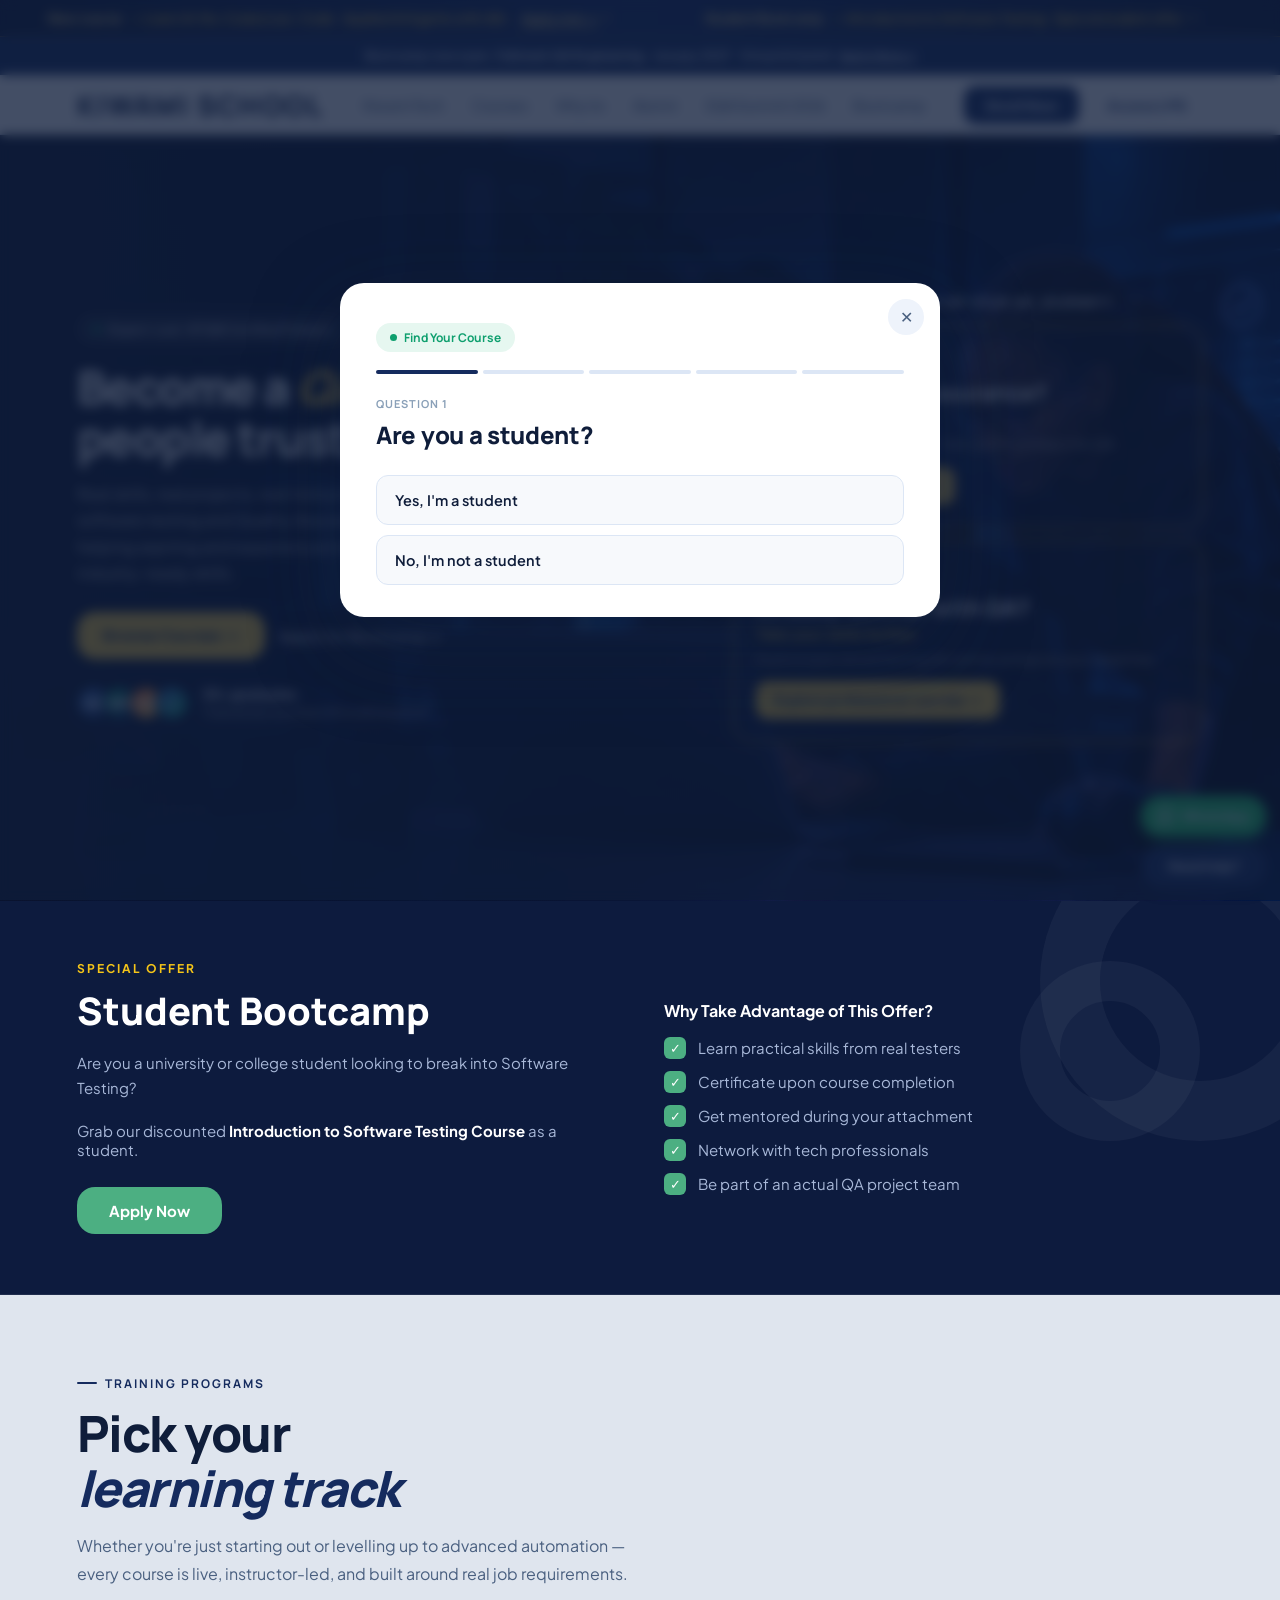
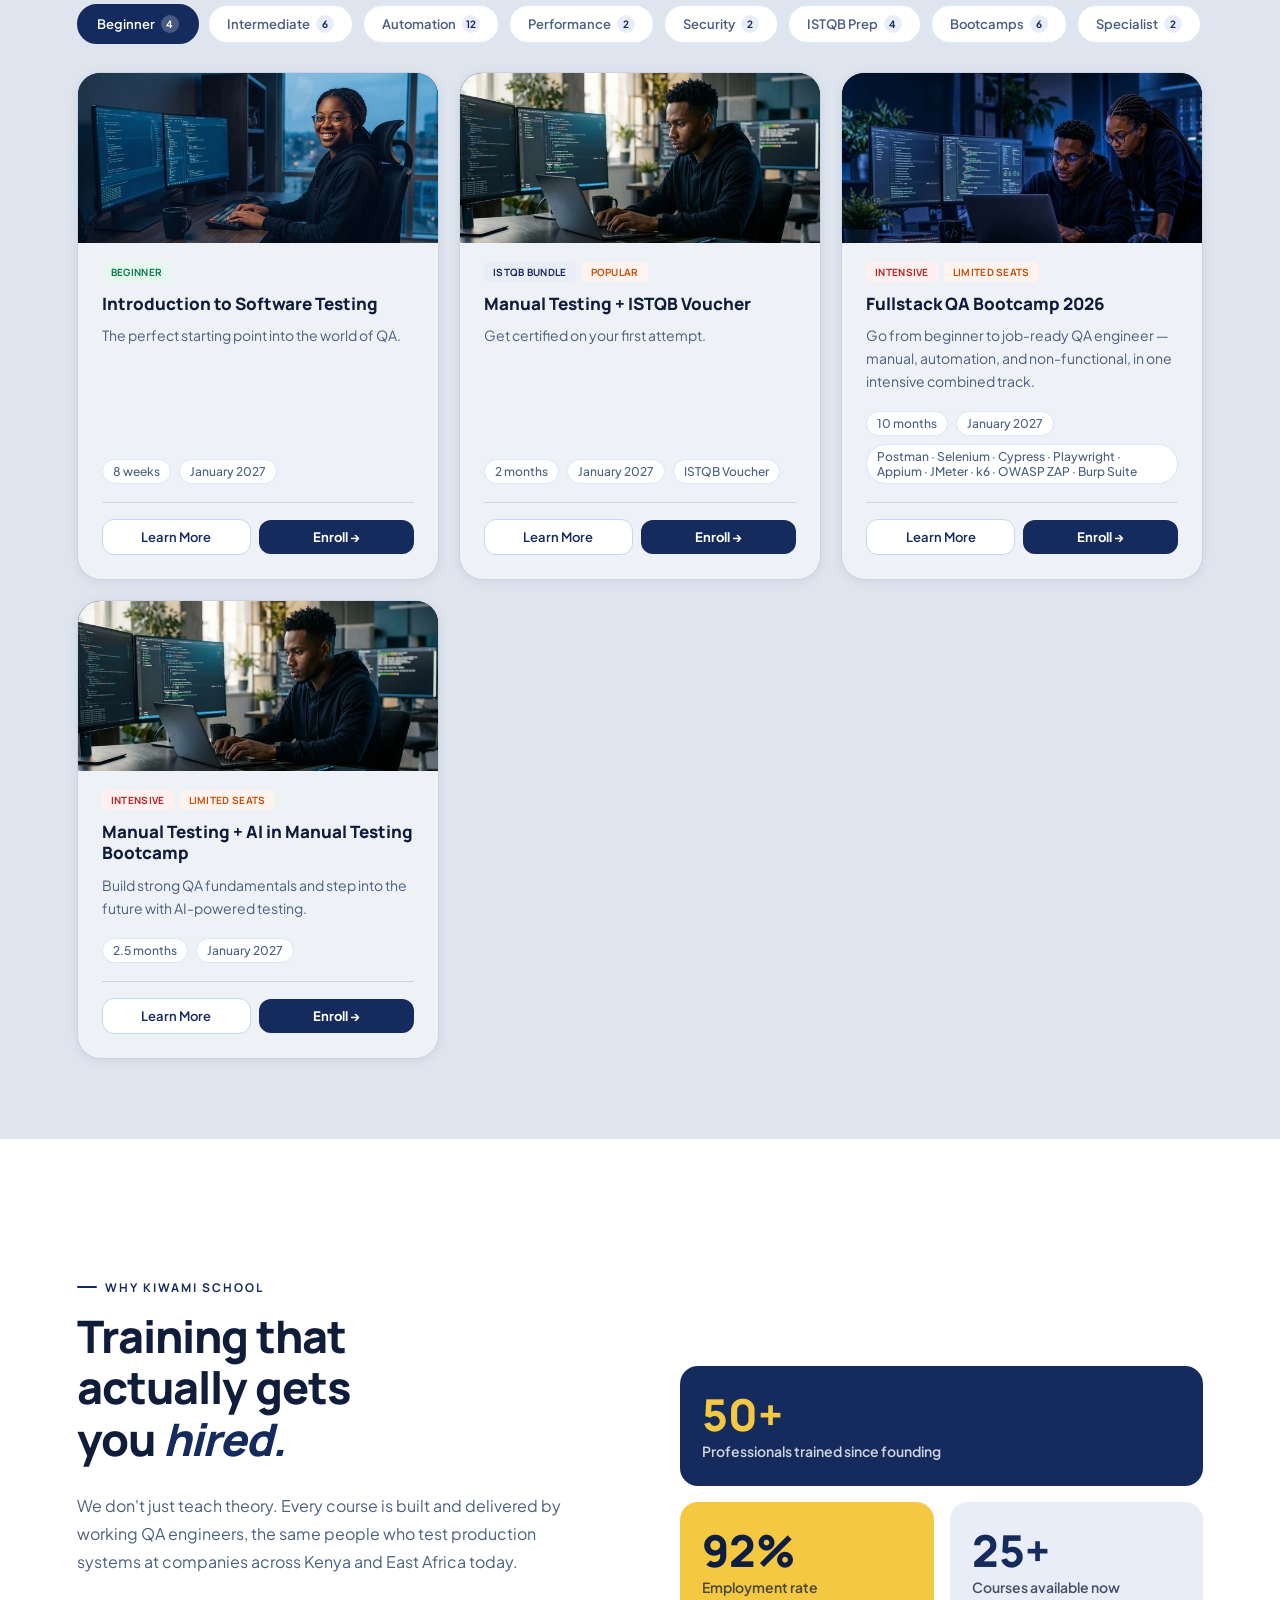
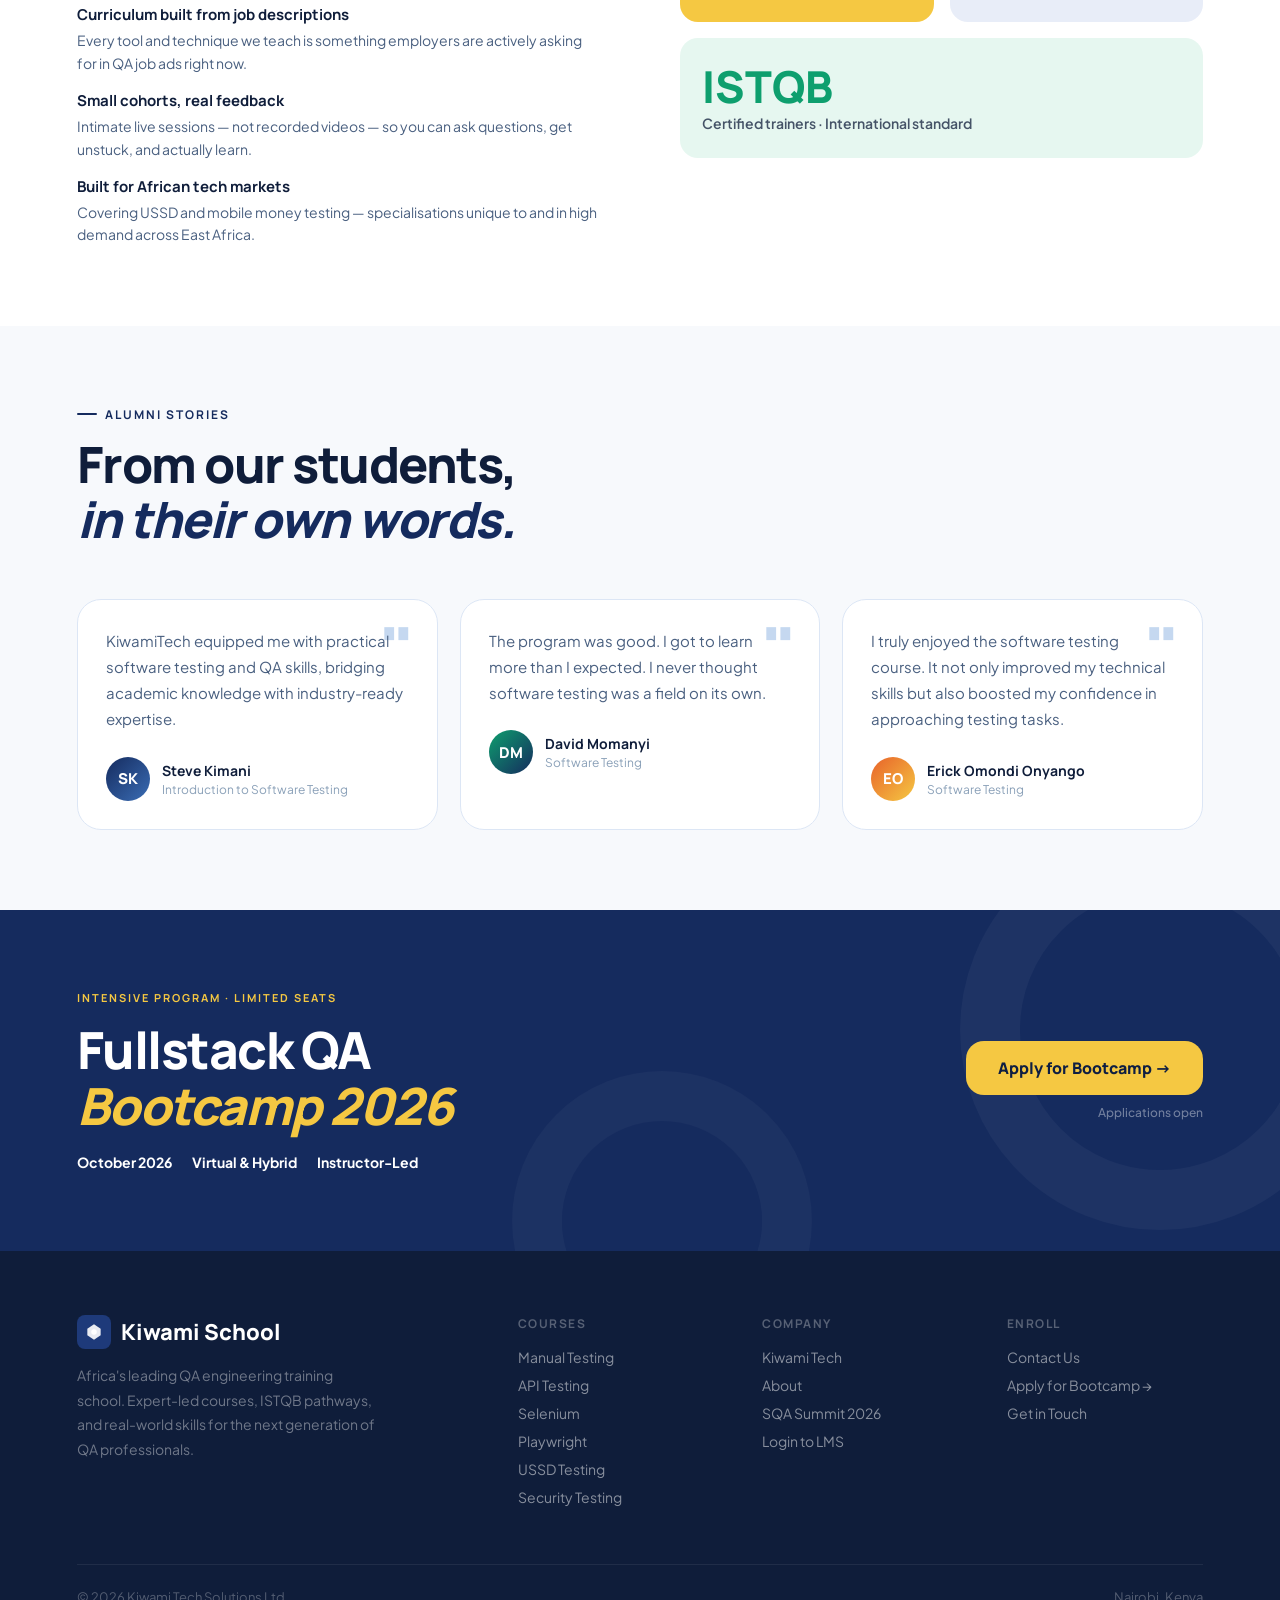
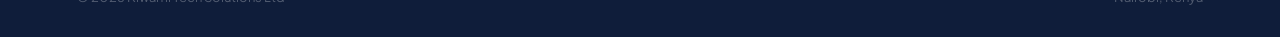
<file: index.html>
<!DOCTYPE html>
<html lang="en">
<head>
<meta charset="UTF-8">
<meta name="viewport" content="width=device-width, initial-scale=1.0">

<!-- Core Primary SEO Meta Tags -->

<!-- Core Primary SEO Meta Tags -->
<title>QA School in Kenya | Software Testing Courses | Kiwami School</title>

<meta name="title" content="QA School in Kenya | Software Testing Courses | Kiwami School">
<meta name="description" content="Looking for a QA school in Kenya? Kiwami School offers practical software testing courses, QA engineering training, ISTQB certification preparation, automation testing and expert-led bootcamps." />
<meta name="keywords" content="QA schools in Kenya, QA school Kenya, software testing school Kenya, software testing courses in Kenya, QA training Kenya, ISTQB training Kenya, software testing certification Kenya, automation testing courses, Quality Assurance courses Kenya" />
<meta name="author" content="Kiwami School" />
<meta name="robots" content="index, follow" />
<meta name="googlebot" content="index, follow" />

<!-- Canonical Link -->
<link rel="canonical" href="https://kiwamitech.com/school/" />

<!-- Open Graph / Facebook / WhatsApp -->
<meta property="og:type" content="website" />
<meta property="og:url" content="https://kiwamitech.com/school/" />
<meta property="og:title" content="Kiwami School | QA & Software Testing School in Kenya" />
<meta property="og:description" content="Build your career in Quality Assurance with practical software testing courses, ISTQB preparation, automation training and expert-led QA bootcamps in Kenya." />
<meta property="og:site_name" content="Kiwami Tech" />
<meta property="og:locale" content="en_KE" />
<meta property="og:image" content="https://kiwamitech.com/kiwami-social-preview.png" />
<meta property="og:image:width" content="1200" />
<meta property="og:image:height" content="630" />
<meta property="og:image:alt" content="Kiwami Tech - Elevating Software Quality, One Product at a Time." />

<!-- Twitter / X -->
<meta name="twitter:card" content="summary_large_image" />
<meta name="twitter:url" content="https://kiwamitech.com/school/" />
<meta name="twitter:title" content="QA School in Kenya | Kiwami School" />
<meta name="twitter:description" content="Learn software testing, QA engineering and automation in Kenya. Explore practical courses, ISTQB preparation and expert-led bootcamps at Kiwami School." />
<meta name="twitter:image" content="https://kiwamitech.com/kiwami-social-preview.png" />
<meta name="twitter:image:alt" content="Kiwami Tech - Elevating Software Quality, One Product at a Time." />


<!-- Favicons & Manifest -->
<link rel="icon" type="image/png" href="/favicon-96x96.png" sizes="96x96" />
<link rel="icon" type="image/svg+xml" href="/favicon.svg" />
<link rel="shortcut icon" href="/favicon.ico" />
<link rel="apple-touch-icon" sizes="180x180" href="/apple-touch-icon.png" />
<link rel="manifest" href="/site.webmanifest" />

<!-- Fonts -->
<link href="https://fonts.googleapis.com/css2?family=Plus+Jakarta+Sans:ital,wght@0,300;0,400;0,500;0,600;0,700;0,800;1,400&family=Manrope:wght@400;500;600;700;800;900&display=swap" rel="stylesheet">
<link rel="preload" as="image" href="hero-bg.jpg" fetchpriority="high">
<link rel="preconnect" href="https://fonts.googleapis.com">
<link rel="preconnect" href="https://fonts.gstatic.com" crossorigin>
<style>
*,*::before,*::after{margin:0;padding:0;box-sizing:border-box;}
:root{
  --blue:#152b5e;--blue-dark:#0e1e42;--blue-light:#e8edf8;--blue-mid:#1e3a7a;
  --sky:#3a6db5;--ink:#0f1d3a;--ink2:#1e3050;--muted:#4a6080;--muted2:#8aa0b8;
  --surface:#ffffff;--bg:#f7f9fc;--bg2:#eef3fb;--border:#dce6f5;--border2:#c5d8f0;
  --green:#0e9f6e;--green-light:#e6f7f0;--accent:#e8622a;--yellow:#f5c842;
  --font:'Plus Jakarta Sans',sans-serif;--font2:'Manrope',sans-serif;
  --radius:12px;--radius-lg:18px;--radius-xl:24px;
}
html{scroll-behavior:smooth;}
body{font-family:var(--font);color:var(--ink);background:var(--surface);overflow-x:hidden;-webkit-font-smoothing:antialiased;}

.topbar{background:var(--blue);color:#fff;text-align:center;padding:10px 16px;font-size:12px;font-weight:600;letter-spacing:.2px;position:sticky;top:37px;z-index:101;;line-height:1.5;}
.topbar a{color:#fff;text-decoration:underline;}

nav{background:var(--surface);position:sticky;top:74px;z-index:100;border-bottom:1px solid var(--border);padding:0 6vw;display:flex;align-items:center;justify-content:space-between;height:60px;}
.logo{font-family:var(--font2);font-size:17px;font-weight:900;letter-spacing:.04em;color:var(--blue-dark);text-decoration:none;display:flex;align-items:center;gap:10px;}
.nav-links{display:flex;align-items:center;gap:28px;list-style:none;}
.nav-links a{color:var(--muted);text-decoration:none;font-size:14px;font-weight:500;transition:color .2s;}
.nav-links a:hover{color:var(--blue);}
.nav-right{display:flex;align-items:center;gap:12px;}
.btn-ghost{color:var(--blue);font-weight:600;font-size:14px;text-decoration:none;padding:8px 16px;border-radius:var(--radius);transition:background .2s;}
.btn-ghost:hover{background:var(--blue-light);}
.btn-solid{background:var(--blue);color:#fff;font-weight:700;font-size:14px;text-decoration:none;padding:10px 22px;border-radius:var(--radius);transition:all .2s;}
.btn-solid:hover{background:var(--blue-dark);transform:translateY(-1px);box-shadow:0 6px 20px rgba(21,43,94,.28);}
.nav-hamburger{display:none;flex-direction:column;justify-content:center;gap:5px;background:none;border:none;cursor:pointer;padding:8px;border-radius:8px;transition:background .2s;}
.nav-hamburger:hover{background:var(--blue-light);}
.nav-hamburger span{display:block;width:22px;height:2px;background:var(--blue);border-radius:2px;transition:all .3s;}
.nav-hamburger.open span:nth-child(1){transform:translateY(7px) rotate(45deg);}
.nav-hamburger.open span:nth-child(2){opacity:0;}
.nav-hamburger.open span:nth-child(3){transform:translateY(-7px) rotate(-45deg);}
.mobile-menu{display:none;position:fixed;top:0;left:0;right:0;bottom:0;z-index:99;background:var(--surface);padding:88px 6vw 40px;flex-direction:column;gap:8px;overflow-y:auto;}
.mobile-menu.open{display:flex;}
.mobile-menu a{color:var(--ink);text-decoration:none;font-size:18px;font-weight:600;padding:14px 0;border-bottom:1px solid var(--border);transition:color .2s;}
.mobile-menu a:hover{color:var(--blue);}
.mobile-menu-btns{display:flex;flex-direction:column;gap:10px;margin-top:20px;}
.mobile-menu-btns .btn-ghost{text-align:center;border:2px solid var(--border2);}
.mobile-menu-btns .btn-solid{text-align:center;padding:14px 22px;color:#fff;}
.scroll-top{position:fixed;bottom:24px;left:24px;z-index:998;width:44px;height:44px;border-radius:50%;background:var(--blue);color:#fff;border:none;cursor:pointer;display:flex;align-items:center;justify-content:center;box-shadow:0 4px 16px rgba(21,43,94,.3);opacity:0;pointer-events:none;transform:translateY(10px);transition:all .3s;}
.scroll-top.show{opacity:1;pointer-events:auto;transform:translateY(0);}
.scroll-top:hover{background:var(--blue-dark);}
.scroll-top svg{width:18px;height:18px;}

.hero{background:var(--blue-dark);padding:56px 6vw 0;overflow:hidden;position:relative;}
.hero-blob{position:absolute;top:-200px;right:-200px;width:700px;height:700px;background:radial-gradient(circle,rgba(58,109,181,.22) 0%,transparent 65%);pointer-events:none;}
.hero-blob2{position:absolute;bottom:-100px;left:-100px;width:400px;height:400px;background:radial-gradient(circle,rgba(14,159,110,.1) 0%,transparent 65%);pointer-events:none;}
.hero-inner{max-width:1160px;margin:0 auto;display:grid;grid-template-columns:1fr 1fr;gap:80px;align-items:flex-end;position:relative;z-index:1;}
.hero-left{padding-bottom:80px;}
.hero-eyebrow{display:inline-flex;align-items:center;gap:8px;background:rgba(255,255,255,.07);border:1px solid rgba(255,255,255,.12);color:rgba(255,255,255,.75);border-radius:100px;padding:7px 16px;font-size:13px;font-weight:600;margin-bottom:28px;}
.hero-eyebrow-dot{width:7px;height:7px;border-radius:50%;background:var(--green);animation:blink 2s infinite;}
@keyframes blink{0%,100%{opacity:1;}50%{opacity:.2;}}
h1{font-family:var(--font2);font-size:clamp(36px,5.5vw,72px);font-weight:900;color:#fff;line-height:1.05;letter-spacing:-2px;margin-bottom:24px;}
h1 i{font-style:italic;color:var(--yellow);}
.hero-sub{font-size:clamp(15px,1.8vw,18px);color:rgba(255,255,255,.6);line-height:1.75;max-width:460px;margin-bottom:40px;font-weight:400;}
.hero-actions{display:flex;gap:14px;align-items:center;flex-wrap:wrap;}
.btn-hero{background:var(--yellow);color:var(--blue-dark);padding:15px 28px;border-radius:var(--radius-lg);font-size:15px;font-weight:800;text-decoration:none;transition:all .25s;display:inline-flex;align-items:center;gap:8px;font-family:var(--font2);}
.btn-hero:hover{transform:translateY(-2px);box-shadow:0 10px 32px rgba(245,200,66,.3);}
.btn-hero-outline{color:rgba(255,255,255,.75);font-size:15px;font-weight:600;text-decoration:none;display:inline-flex;align-items:center;gap:6px;transition:color .2s;}
.btn-hero-outline:hover{color:#fff;}
.hero-trust{display:flex;align-items:center;gap:14px;margin-top:36px;flex-wrap:wrap;}
.trust-faces{display:flex;}
.trust-face{width:34px;height:34px;border-radius:50%;border:2.5px solid var(--blue-dark);background:linear-gradient(135deg,var(--sky),var(--blue));display:flex;align-items:center;justify-content:center;font-size:12px;font-weight:800;color:#fff;margin-left:-8px;}
.trust-face:first-child{margin-left:0;}
.trust-txt{font-size:13px;color:rgba(255,255,255,.55);font-weight:500;line-height:1.4;}
.trust-txt strong{color:#fff;}
.hero-right{align-self:center;position:relative;}
.hero-screen{background:rgba(255,255,255,.06);border:1px solid rgba(255,255,255,.1);border-radius:var(--radius-xl) var(--radius-xl) 0 0;padding:32px 28px 0;backdrop-filter:blur(10px);}
.hs-bar{display:flex;gap:6px;align-items:center;margin-bottom:20px;}
.hs-dot{width:10px;height:10px;border-radius:50%;}
.hs-title{font-size:11px;font-weight:700;color:rgba(255,255,255,.28);margin-left:6px;letter-spacing:.5px;font-family:var(--font2);}
.course-preview{background:var(--surface);border-radius:var(--radius);padding:18px 20px;margin-bottom:12px;display:block;text-decoration:none;}
.cp-tag{font-size:10px;font-weight:700;background:var(--blue-light);color:var(--blue);border-radius:5px;padding:2px 8px;display:inline-block;margin-bottom:10px;letter-spacing:.5px;font-family:var(--font2);}
.cp-title{font-size:14px;font-weight:700;color:var(--ink);margin-bottom:8px;font-family:var(--font2);}
.cp-meta{display:flex;justify-content:space-between;font-size:11px;color:var(--muted2);}

.attachment{background:#0d1b3e;padding:60px 6vw;border-bottom:1px solid rgba(255,255,255,0.08);position:relative;overflow:hidden;}
.attachment::before,.attachment::after{content:'';position:absolute;border-radius:50%;border:60px solid rgba(255,255,255,0.04);}
.attachment::before{width:320px;height:320px;right:-80px;top:-80px;}
.attachment::after{width:180px;height:180px;right:80px;top:60px;border-width:40px;}
.attachment-inner{max-width:1160px;margin:0 auto;display:grid;grid-template-columns:1fr 1fr;gap:48px;align-items:center;}
.attachment-tag{color:#f5c518;font-size:12px;font-weight:700;letter-spacing:2px;text-transform:uppercase;margin:0 0 12px;}
.attachment-title{color:#fff;font-family:var(--font2);font-size:clamp(22px,3vw,38px);font-weight:800;margin:0 0 16px;line-height:1.2;}
.attachment-sub{color:#a8b8d8;font-size:15px;margin:0 0 20px;line-height:1.7;}
.attachment-price{color:#a8b8d8;font-size:15px;margin:0 0 28px;}
.attachment-price strong{color:#fff;}
.price-new{color:#4caf82;font-size:18px;font-weight:700;}
.price-old{text-decoration:line-through;font-size:14px;}
.attachment-btn{display:inline-block;background:#4caf82;color:#fff;font-weight:700;font-size:15px;padding:14px 32px;border-radius:var(--radius-lg);text-decoration:none;transition:background .2s;}
.attachment-btn:hover{background:#3a9a6e;}
.attachment-why{color:#fff;font-weight:700;font-size:16px;margin:0 0 16px;}
.attachment-list{list-style:none;padding:0;margin:0;display:flex;flex-direction:column;gap:12px;}
.attachment-list li{display:flex;align-items:center;gap:12px;color:#a8b8d8;font-size:15px;}
.attachment-list li::before{content:'✓';background:#4caf82;border-radius:6px;width:22px;height:22px;display:flex;align-items:center;justify-content:center;flex-shrink:0;font-size:13px;color:#fff;}

.section{padding:80px 6vw;}
.sec-inner{max-width:1160px;margin:0 auto;}
.sec-label{font-size:12px;font-weight:700;letter-spacing:2px;text-transform:uppercase;color:var(--blue);margin-bottom:14px;display:flex;align-items:center;gap:8px;font-family:var(--font2);}
.sec-label::before{content:'';width:20px;height:2px;background:var(--blue);border-radius:2px;}
.sec-title{font-family:var(--font2);font-size:clamp(26px,4vw,50px);font-weight:900;color:var(--ink);line-height:1.1;letter-spacing:-1.5px;margin-bottom:16px;}
.sec-title i{font-style:italic;color:var(--blue);}
.sec-body{font-size:16px;color:var(--muted);line-height:1.75;max-width:560px;}

.courses{background:var(--bg);}
.track-nav{display:flex;gap:8px;flex-wrap:wrap;margin:16px 0 24px;overflow-x:auto;-webkit-overflow-scrolling:touch;scrollbar-width:none;padding-bottom:4px;}
.track-nav::-webkit-scrollbar{display:none;}
.tnav{flex-shrink:0;padding:9px 18px;border-radius:100px;font-size:13px;font-weight:600;cursor:pointer;border:2px solid var(--border);background:var(--surface);color:var(--muted);transition:all .2s;display:flex;align-items:center;gap:6px;font-family:var(--font);}
.tnav:hover{border-color:var(--blue);color:var(--blue);}
.tnav.on{background:var(--blue);color:#fff;border-color:var(--blue);}
.tnav .ct{background:rgba(255,255,255,.22);color:#fff;border-radius:100px;width:18px;height:18px;font-size:10px;font-weight:700;display:inline-flex;align-items:center;justify-content:center;}
.tnav:not(.on) .ct{background:var(--blue-light);color:var(--blue);}
.course-listing{display:grid;grid-template-columns:repeat(auto-fill,minmax(300px,1fr));gap:20px;animation:up .3s ease both;}
@keyframes up{from{opacity:0;transform:translateY(16px);}to{opacity:1;transform:translateY(0);}}
.empty-cat{grid-column:1/-1;text-align:center;padding:60px 20px;color:var(--muted2);font-size:15px;}

.card{background:var(--surface);border-radius:var(--radius-xl);border:1.5px solid var(--border);padding:24px;transition:all .3s;position:relative;display:flex;flex-direction:column;}
.card:hover{transform:translateY(-6px);box-shadow:0 20px 60px rgba(21,43,94,.1);border-color:var(--border2);}
.card-top{display:flex;justify-content:space-between;align-items:flex-start;margin-bottom:18px;}
.card-icon{width:48px;height:48px;border-radius:var(--radius-lg);display:flex;align-items:center;justify-content:center;font-size:22px;flex-shrink:0;}
.card-tags{display:flex;gap:6px;flex-wrap:wrap;justify-content:flex-end;align-items:flex-start;}
.tag{font-size:10px;font-weight:700;padding:3px 9px;border-radius:6px;letter-spacing:.3px;font-family:var(--font2);}
.tag-pop{background:#fff4ed;color:#c44d10;}
.tag-istqb{background:var(--blue-light);color:var(--blue);}
.tag-hot{background:#fff0f0;color:#b52525;}
.tag-new{background:var(--green-light);color:#0a7a52;}
.card-title{font-family:var(--font2);font-size:17px;font-weight:800;color:var(--ink);margin-bottom:10px;line-height:1.25;}
.card-desc{font-size:14px;color:var(--muted);line-height:1.65;margin-bottom:18px;flex:1;}
.card-pills{display:flex;gap:8px;flex-wrap:wrap;margin-bottom:18px;}
.pill{display:inline-flex;align-items:center;gap:5px;font-size:12px;font-weight:500;color:var(--muted);background:var(--bg);border:1px solid var(--border);border-radius:100px;padding:4px 10px;}
.card-bottom{display:flex;align-items:center;justify-content:space-between;padding-top:16px;border-top:1px solid var(--border);flex-wrap:wrap;gap:10px;}
.price{font-family:var(--font2);font-size:20px;font-weight:900;color:var(--ink);}
.price-sub{font-size:12px;font-weight:400;color:var(--muted2);font-family:var(--font);}
.card-actions{display:flex;gap:8px;align-items:center;}
.learn-more{color:var(--blue);font-size:13px;font-weight:600;text-decoration:none;padding:9px 14px;border-radius:var(--radius);border:1.5px solid var(--border2);transition:all .2s;white-space:nowrap;}
.learn-more:hover{background:var(--blue-light);}
.enroll{background:var(--blue);color:#fff;padding:9px 18px;border-radius:var(--radius);font-size:13px;font-weight:700;text-decoration:none;transition:all .2s;white-space:nowrap;}
.enroll:hover{background:var(--blue-dark);box-shadow:0 4px 14px rgba(21,43,94,.3);}

.why{background:var(--surface);}
.why-layout{display:grid;grid-template-columns:1fr 1fr;gap:80px;align-items:center;margin-top:60px;}
.why-left .big-text{font-family:var(--font2);font-size:clamp(26px,3.5vw,46px);font-weight:900;color:var(--ink);line-height:1.15;letter-spacing:-1px;margin-bottom:28px;}
.why-left .big-text i{font-style:italic;color:var(--blue);}
.why-left p{font-size:16px;color:var(--muted);line-height:1.75;margin-bottom:28px;}
.why-points{display:flex;flex-direction:column;gap:16px;}
.wp{display:flex;gap:14px;align-items:flex-start;}
.wp-icon{width:42px;height:42px;border-radius:var(--radius);background:var(--blue-light);display:flex;align-items:center;justify-content:center;font-size:18px;flex-shrink:0;margin-top:2px;}
.wp-title{font-size:15px;font-weight:700;color:var(--ink);margin-bottom:4px;font-family:var(--font2);}
.wp-body{font-size:14px;color:var(--muted);line-height:1.6;}
.why-right{display:grid;grid-template-columns:1fr 1fr;gap:16px;}
.wbox{border-radius:var(--radius-lg);padding:26px 22px;transition:transform .25s;}
.wbox:hover{transform:translateY(-4px);}
.wbox:nth-child(1){background:var(--blue);color:#fff;grid-column:span 2;}
.wbox:nth-child(2){background:var(--yellow);}
.wbox:nth-child(3){background:var(--blue-light);}
.wbox:nth-child(4){background:var(--green-light);grid-column:span 2;}
.wbox-num{font-family:var(--font2);font-size:44px;font-weight:900;line-height:1;margin-bottom:6px;}
.wbox:nth-child(1) .wbox-num{color:var(--yellow);}
.wbox:nth-child(2) .wbox-num{color:var(--blue-dark);}
.wbox:nth-child(3) .wbox-num{color:var(--blue);}
.wbox:nth-child(4) .wbox-num{color:var(--green);}
.wbox-lbl{font-size:14px;font-weight:600;opacity:.75;}
.wbox:nth-child(1) .wbox-lbl{color:rgba(255,255,255,.8);opacity:1;}

.testi{background:var(--bg);}
.testi-wrap{display:grid;grid-template-columns:repeat(3,1fr);gap:22px;margin-top:52px;}
.tcard{background:var(--surface);border-radius:var(--radius-xl);padding:28px;border:1.5px solid var(--border);transition:all .25s;position:relative;}
.tcard:hover{border-color:var(--border2);box-shadow:0 12px 40px rgba(21,43,94,.08);}
.tcard::before{content:'"';font-family:var(--font2);font-size:72px;color:var(--border2);line-height:1;position:absolute;top:16px;right:22px;font-weight:900;}
.tquote{font-size:15px;color:var(--muted);line-height:1.75;margin-bottom:24px;position:relative;z-index:1;}
.tauthor{display:flex;align-items:center;gap:12px;}
.tavatar{width:44px;height:44px;border-radius:50%;font-family:var(--font2);font-weight:800;font-size:15px;color:#fff;display:flex;align-items:center;justify-content:center;flex-shrink:0;}
.tname{font-size:14px;font-weight:700;color:var(--ink);font-family:var(--font2);}
.trole{font-size:12px;color:var(--muted2);margin-top:2px;}

.bootcamp{background:var(--blue);padding:80px 6vw;position:relative;overflow:hidden;}
.bc-shape{position:absolute;top:-80px;right:-80px;width:400px;height:400px;border-radius:50%;border:60px solid rgba(255,255,255,.04);pointer-events:none;}
.bc-shape2{position:absolute;bottom:-120px;left:40%;width:300px;height:300px;border-radius:50%;border:50px solid rgba(255,255,255,.03);pointer-events:none;}
.bc-inner{max-width:1160px;margin:0 auto;display:grid;grid-template-columns:1fr auto;gap:48px;align-items:center;position:relative;z-index:1;}
.bc-label{font-size:11px;font-weight:700;letter-spacing:2px;text-transform:uppercase;color:var(--yellow);margin-bottom:16px;font-family:var(--font2);}
.bc-title{font-family:var(--font2);font-size:clamp(26px,4vw,52px);font-weight:900;color:#fff;line-height:1.1;letter-spacing:-1.5px;margin-bottom:20px;}
.bc-title i{font-style:italic;color:var(--yellow);}
.bc-details{display:flex;gap:20px;flex-wrap:wrap;}
.bc-detail{display:flex;align-items:center;gap:8px;color:rgba(255,255,255,.65);font-size:14px;font-weight:500;}
.bc-detail strong{color:#fff;}
.bc-cta{display:flex;flex-direction:column;align-items:flex-end;gap:10px;min-width:200px;}
.btn-yellow{background:var(--yellow);color:var(--blue-dark);font-weight:800;font-size:16px;padding:16px 32px;border-radius:var(--radius-lg);text-decoration:none;transition:all .25s;white-space:nowrap;font-family:var(--font2);}
.btn-yellow:hover{transform:translateY(-2px);box-shadow:0 10px 32px rgba(245,200,66,.35);}
.bc-note{font-size:12px;color:rgba(255,255,255,.4);font-weight:500;}

footer{background:var(--ink);padding:64px 6vw 32px;}
.footer-grid{max-width:1160px;margin:0 auto;}
.footer-top{display:grid;grid-template-columns:2fr 1fr 1fr 1fr;gap:48px;margin-bottom:48px;}
.f-brand{font-family:var(--font2);font-size:22px;font-weight:900;color:#fff;text-decoration:none;display:flex;align-items:center;gap:10px;margin-bottom:14px;}
.f-mark{width:34px;height:34px;border-radius:8px;background:var(--blue-mid);display:flex;align-items:center;justify-content:center;}
.f-desc{font-size:14px;color:rgba(255,255,255,.4);line-height:1.75;max-width:300px;}
.f-col h5{font-size:12px;font-weight:700;letter-spacing:1.5px;text-transform:uppercase;color:rgba(255,255,255,.3);margin-bottom:16px;font-family:var(--font2);}
.f-col a{display:block;font-size:14px;color:rgba(255,255,255,.5);text-decoration:none;margin-bottom:10px;transition:color .2s;}
.f-col a:hover{color:#fff;}
.footer-bottom{border-top:1px solid rgba(255,255,255,.07);padding-top:24px;display:flex;justify-content:space-between;align-items:center;flex-wrap:wrap;gap:10px;}
.footer-bottom p{font-size:13px;color:rgba(255,255,255,.28);}

.wa-float{position:fixed;bottom:24px;right:24px;z-index:999;display:flex;align-items:center;gap:10px;background:#25D366;color:#fff;font-weight:700;font-size:15px;padding:14px 22px 14px 18px;border-radius:50px;text-decoration:none;box-shadow:0 6px 24px rgba(37,211,102,.45);transition:all .25s;font-family:var(--font);}
.wa-float:hover{background:#1ebe5d;transform:translateY(-3px);box-shadow:0 10px 32px rgba(37,211,102,.55);}
.wa-float svg{width:22px;height:22px;flex-shrink:0;}

.path-label{font-family:var(--font2);font-size:11px;font-weight:700;letter-spacing:1.2px;text-transform:uppercase;color:rgba(255,255,255,.5);margin:16px 0 10px}

/* Learn AI card (top) */
.path-ai{display:flex;align-items:center;gap:14px;text-decoration:none;background:rgba(255,255,255,.06);border:1px solid rgba(245,200,66,.35);border-radius:var(--radius-lg);padding:14px 18px;transition:all .25s}
.path-ai:hover{border-color:var(--yellow);transform:translateY(-2px)}
.path-ai-ic{width:42px;height:42px;border-radius:12px;background:rgba(245,200,66,.15);border:1px solid rgba(245,200,66,.3);display:flex;align-items:center;justify-content:center;font-size:20px;flex-shrink:0}
.path-ai-txt{flex:1;display:flex;flex-direction:column;line-height:1.3;min-width:0}
.path-ai-txt small{font-size:10px;font-weight:700;letter-spacing:1.2px;text-transform:uppercase;color:rgba(255,255,255,.45)}
.path-ai-txt b{font-family:var(--font2);font-size:16px;font-weight:900;color:var(--yellow)}
.path-ai-txt em{font-style:normal;font-size:12px;color:rgba(255,255,255,.55)}
.path-ai-btn{background:var(--yellow);color:var(--blue-dark);font-family:var(--font2);font-weight:800;font-size:13px;padding:9px 16px;border-radius:var(--radius);white-space:nowrap}

/* Two pathway cards */
.path-card{display:block;text-decoration:none;border-radius:var(--radius-lg);padding:20px 22px;margin-bottom:12px;border:1px solid rgba(255,255,255,.12);position:relative;transition:all .25s}
.path-card:hover{transform:translateY(-3px);box-shadow:0 14px 40px rgba(0,0,0,.35)}
.path-new{background:rgba(255,255,255,.07)}
.path-new:hover{border-color:var(--yellow)}
.path-pro{background:rgba(14,159,110,.14);border-color:rgba(14,159,110,.4)}
.path-pro:hover{border-color:#4ade9a}
.path-pill{display:inline-block;font-family:var(--font2);font-size:10px;font-weight:800;letter-spacing:.8px;text-transform:uppercase;color:#4ade9a;border:1px solid rgba(74,222,154,.5);border-radius:100px;padding:3px 11px;margin-bottom:10px}
.path-ic{position:absolute;top:16px;right:20px;font-size:22px}
.path-card h3{font-family:var(--font2);font-size:21px;font-weight:900;color:#fff;line-height:1.2;margin-bottom:3px}
.path-sub{font-family:var(--font2);font-weight:800;font-size:14.5px;color:var(--yellow);margin-bottom:6px}
.path-pro .path-sub{color:#6ee7b7}
.path-card p:not(.path-sub){font-size:13.5px;color:rgba(255,255,255,.68);line-height:1.55;margin-bottom:14px}
.path-cta{display:inline-block;background:var(--yellow);color:var(--blue-dark);font-family:var(--font2);font-weight:800;font-size:13.5px;padding:10px 18px;border-radius:var(--radius);transition:all .2s}
.path-pro .path-cta{background:#4ade9a}
.path-card:hover .path-cta{transform:translateX(3px)}

@media(max-width:480px){
  .path-ai{flex-wrap:wrap}
  .path-ai-btn{width:100%;text-align:center}
}
@media(max-width:960px){
  .nav-links,.nav-right{display:none;}
  .nav-hamburger{display:flex;}
  .hero{padding:48px 6vw 0;}
  .hero-inner{grid-template-columns:1fr;gap:0;}
  .hero-left{padding-bottom:48px;}
  .hero-right{padding-bottom:40px;}
  .attachment-inner{grid-template-columns:1fr;gap:32px;}
  .why-layout{grid-template-columns:1fr;gap:48px;margin-top:40px;}
  .why-right{grid-template-columns:1fr 1fr;}
  .wbox:nth-child(1){grid-column:span 2;}
  .wbox:nth-child(4){grid-column:span 2;}
  .testi-wrap{grid-template-columns:1fr 1fr;}
  .bc-inner{grid-template-columns:1fr;gap:32px;}
  .bc-cta{align-items:flex-start;min-width:unset;}
  .footer-top{grid-template-columns:1fr 1fr;gap:36px;}
}
.student-marquee{background:linear-gradient(90deg,#0a7a52 0%,#0e9f6e 50%,#0a7a52 100%);color:#fff;padding:10px 0;overflow:hidden;position:sticky;top:0;z-index:102;border-bottom:1px solid rgba(255,255,255,.15);}
.student-marquee-track{display:flex;width:max-content;animation:marquee-scroll 35s linear infinite;}
.student-marquee-track:hover{animation-play-state:paused;}
@keyframes marquee-scroll{0%{transform:translateX(0);}100%{transform:translateX(-50%);}}
.sm-item{display:inline-flex;align-items:center;gap:8px;font-size:12.5px;font-weight:600;white-space:nowrap;padding:0 48px;letter-spacing:.2px;}
.sm-sep{width:4px;height:4px;border-radius:50%;background:rgba(255,255,255,.5);flex-shrink:0;}
@media(max-width:640px){
  .topbar{font-size:11px;padding:9px 14px;}
  nav{height:60px;padding:0 5vw;}
  .logo{font-size:15px;}
  .hero{padding:40px 5vw 0;}
  .hero-eyebrow{font-size:12px;padding:6px 14px;}
  .hero-left{padding-bottom:40px;}
  .hero-actions{flex-direction:column;align-items:flex-start;gap:10px;}
  .btn-hero,.btn-hero-outline{width:100%;justify-content:center;}
  .attachment{padding:48px 5vw;}
  .attachment-btn{width:100%;text-align:center;}
  .section{padding:60px 5vw;}
  .track-nav{flex-wrap:nowrap;overflow-x:auto;margin:12px 0 16px;}
  .tnav{padding:8px 14px;font-size:12px;}
  .course-listing{grid-template-columns:1fr;}
  .card-actions{flex-direction:column;width:100%;}
  .learn-more,.enroll{width:100%;text-align:center;padding:11px;}
  .why-layout{margin-top:28px;}
  .why-right{grid-template-columns:1fr 1fr;}
  .wbox-num{font-size:34px;}
  .testi-wrap{grid-template-columns:1fr;}
  .bootcamp{padding:56px 5vw;}
  .btn-yellow{width:100%;text-align:center;padding:14px 24px;}
  .footer-top{grid-template-columns:1fr;gap:32px;}
  footer{padding:48px 5vw 28px;}
  .wa-float span{display:none;}
  .wa-float{padding:16px;border-radius:50%;bottom:20px;right:20px;}
}
@media(max-width:400px){
  h1{letter-spacing:-1px;}
  .why-right{grid-template-columns:1fr;}
  .wbox:nth-child(1),.wbox:nth-child(4){grid-column:span 1;}
  .wbox-num{font-size:30px;}
}

/* ══════════════ COURSE FINDER POPUP ══════════════ */
.cf-overlay{position:fixed;inset:0;z-index:99999;background:rgba(15,29,58,.78);backdrop-filter:blur(6px);display:flex;align-items:center;justify-content:center;padding:20px;opacity:0;pointer-events:none;transition:opacity .3s ease;}
.cf-overlay.show{opacity:1;pointer-events:auto;}
.cf-box{background:var(--surface);border-radius:var(--radius-xl);max-width:600px;width:100%;max-height:92vh;overflow-y:auto;padding:40px 36px 32px;position:relative;box-shadow:0 30px 90px rgba(15,29,58,.4);transform:translateY(24px) scale(.97);transition:transform .35s cubic-bezier(.16,1,.3,1);}
.cf-overlay.show .cf-box{transform:translateY(0) scale(1);}
.cf-close{position:absolute;top:16px;right:16px;width:36px;height:36px;border-radius:50%;border:none;background:var(--bg2);color:var(--muted);font-size:16px;cursor:pointer;display:flex;align-items:center;justify-content:center;transition:all .2s;z-index:2;}
.cf-close:hover{background:var(--border);color:var(--ink);}
.cf-eyebrow{display:inline-flex;align-items:center;gap:7px;background:var(--green-light);color:var(--green);border-radius:100px;padding:6px 14px;font-size:12px;font-weight:700;margin-bottom:18px;font-family:var(--font2);}
.cf-eyebrow-dot{width:7px;height:7px;border-radius:50%;background:var(--green);}
.cf-progress{display:flex;gap:5px;margin-bottom:22px;}
.cf-dot{height:4px;flex:1;background:var(--border);border-radius:2px;overflow:hidden;}
.cf-dot span{display:block;height:100%;width:0;background:var(--blue);transition:width .3s;}
.cf-dot.done span{width:100%;}
.cf-step-lbl{font-size:11px;font-weight:700;letter-spacing:1px;text-transform:uppercase;color:var(--muted2);margin-bottom:8px;font-family:var(--font2);}
.cf-q{font-family:var(--font2);font-weight:800;font-size:24px;color:var(--ink);line-height:1.3;margin-bottom:24px;letter-spacing:-.3px;}
.cf-opts{display:flex;flex-direction:column;gap:10px;}
.cf-opt{text-align:left;background:var(--bg);border:1.5px solid var(--border);border-radius:var(--radius);padding:15px 18px;font-family:var(--font);font-weight:600;font-size:14.5px;color:var(--ink);cursor:pointer;transition:all .2s;display:flex;align-items:center;justify-content:space-between;gap:1rem;width:100%;}
.cf-opt:hover{border-color:var(--blue);background:var(--blue-light);color:var(--blue);}
.cf-opt .go{opacity:0;transition:opacity .15s;color:var(--blue);flex-shrink:0;}
.cf-opt:hover .go{opacity:1;}
.cf-back{margin-top:18px;font-size:13px;font-weight:700;color:var(--muted2);background:none;border:none;cursor:pointer;display:flex;align-items:center;gap:4px;font-family:var(--font);}
.cf-back:hover{color:var(--blue);}
.cf-result{display:flex;flex-direction:column;align-items:center;text-align:center;gap:6px;padding-top:8px;}
.cf-badge{font-size:11px;font-weight:700;letter-spacing:1px;text-transform:uppercase;color:var(--green);background:var(--green-light);padding:6px 14px;border-radius:100px;margin-bottom:8px;font-family:var(--font2);}
.cf-result h2{font-family:var(--font2);font-weight:900;font-size:26px;color:var(--ink);line-height:1.2;letter-spacing:-.5px;}
.cf-result .sub{font-size:13px;font-weight:700;color:var(--accent);margin-top:2px;}
.cf-result p{font-size:14.5px;color:var(--muted);line-height:1.7;max-width:440px;margin-top:10px;}
.cf-result-btns{display:flex;gap:10px;margin-top:24px;flex-wrap:wrap;justify-content:center;}
.cf-btn-yellow{background:var(--yellow);color:var(--blue-dark);font-family:var(--font2);font-weight:800;font-size:14px;padding:13px 26px;border-radius:var(--radius-lg);text-decoration:none;display:inline-flex;align-items:center;gap:6px;}
.cf-btn-yellow:hover{transform:translateY(-2px);box-shadow:0 10px 28px rgba(245,200,66,.35);}
.cf-btn-ghost{background:transparent;color:var(--blue);font-weight:700;font-size:14px;padding:12px 22px;border-radius:var(--radius-lg);text-decoration:none;border:1.5px solid var(--border2);display:inline-flex;align-items:center;gap:6px;}
.cf-btn-ghost:hover{background:var(--blue-light);}
.cf-restart{margin-top:20px;font-size:13px;font-weight:700;color:var(--muted2);background:none;border:none;cursor:pointer;font-family:var(--font);}
.cf-restart:hover{color:var(--ink);}
@media(max-width:600px){.cf-box{padding:32px 22px 26px;}.cf-q{font-size:20px;}}

.cf-reopen{position:fixed;bottom:90px;right:24px;z-index:998;background:var(--blue);color:#fff;font-weight:700;font-size:13px;padding:12px 18px;border-radius:50px;border:none;cursor:pointer;box-shadow:0 6px 20px rgba(21,43,94,.3);display:flex;align-items:center;gap:8px;font-family:var(--font);transition:all .25s;}
.cf-reopen:hover{background:var(--blue-dark);transform:translateY(-2px);box-shadow:0 10px 26px rgba(21,43,94,.4);}
.cf-reopen .cfr-text{display:none;}
@media(max-width:640px){
  .cf-reopen{bottom:84px;right:20px;padding:11px 14px;border-radius:50px;font-size:12px;gap:5px;}
  .cf-reopen .cfr-text{display:inline;}
  .cf-reopen .cfr-full{display:none;}
}

.card-bottom{justify-content:stretch}
.card-actions{width:100%}
.card-actions .learn-more,.card-actions .enroll{flex:1;text-align:center}

/* ===== COMPACT HERO v2 (balanced) ===== */
.hero{padding:clamp(16px,3.4vh,40px) 6vw}
.hero-inner{align-items:center;gap:clamp(32px,5vw,64px)}
.hero-left{padding-bottom:0}
.hero-eyebrow{margin-bottom:clamp(10px,2vh,18px);padding:6px 15px;font-size:12.5px}
h1{font-size:clamp(30px,min(3.7vw,7.4vh),52px);line-height:1.06;letter-spacing:-1.5px;margin-bottom:clamp(10px,2vh,18px)}
.hero-sub{font-size:clamp(14px,2.4vh,16px);line-height:1.65;max-width:480px;margin-bottom:clamp(14px,3vh,26px)}
.btn-hero{padding:13px 26px;font-size:15px}
.btn-hero-outline{font-size:15px}
.hero-trust{margin-top:clamp(14px,3vh,26px)}
.trust-face{width:34px;height:34px;font-size:12px}

.path-label{margin:0 0 10px;font-size:11.5px}
.path-card{padding:clamp(12px,2.4vh,20px) 22px;margin-bottom:12px}
.path-pill{margin-bottom:8px}
.path-ic{top:14px;right:18px;font-size:20px}
.path-card h3{font-size:clamp(17px,2.9vh,21px)}
.path-sub{font-size:14px}
.path-card p:not(.path-sub){font-size:13.5px;line-height:1.5;margin-bottom:clamp(10px,2vh,14px)}
.path-cta{padding:9px 16px;font-size:13.5px}

.cf-reopen{right:auto;left:24px;bottom:24px}
.scroll-top{display:none}

/* Learn AI strip, compact */
.path-ai{padding:clamp(8px,1.6vh,12px) 16px;gap:12px}
.path-ai-ic{width:36px;height:36px;font-size:17px;border-radius:10px}
.path-ai-txt small{font-size:9.5px}
.path-ai-txt b{font-size:clamp(14px,2.3vh,15.5px)}
.path-ai-txt em{font-size:11.5px}
.path-ai-btn{padding:7px 14px;font-size:12.5px}

/* give the extra strip room: tighten the two cards a little */
.path-card{padding:clamp(10px,2vh,16px) 22px;margin-bottom:10px}
.path-card p:not(.path-sub){margin-bottom:clamp(8px,1.6vh,12px)}

/* Bigger text logo */
.logo{font-size:28px;font-weight:900;letter-spacing:.05em}
@media(max-width:1100px){.logo{font-size:23px}}
@media(max-width:640px){.logo{font-size:19px}}
/* Narrower, less stretched right column */
.hero-right{max-width:470px;margin-left:auto;width:100%}
.path-card{padding:clamp(10px,2vh,16px) 20px}
.path-card p:not(.path-sub){font-size:13px}

/* New course strip: visibly shorter than the two cards, centred under them */
/* .path-ai{width:88%;margin:0 auto} */

/* Professional card = same colours as the beginner card */
.path-pro{background:rgba(255,255,255,.07);border-color:rgba(255,255,255,.12)}
.path-pro:hover{border-color:var(--yellow)}
.path-pro .path-sub{color:var(--yellow)}
.path-pro .path-cta{background:var(--yellow)}
.path-pill{color:var(--yellow);border-color:rgba(245,200,66,.5)}

/* Blue marquee */
.student-marquee{background:linear-gradient(90deg,#0b1736 0%,#14295e 50%,#0b1736 100%);border-bottom:1px solid rgba(245,200,66,.35)}
.sm-sep{background:var(--yellow)}
.sm-item strong{color:var(--yellow)}
a.sm-item{color:#fff;text-decoration:none}
a.sm-item:hover u{color:#fff}
.sm-new u{color:var(--yellow);text-underline-offset:3px}

/* Constant gold border */
.path-card.path-new,.path-card.path-pro{border-color:var(--yellow)}

/* Rebalance the two cards now the strip is gone */
.hero-right{display:flex;flex-direction:column;justify-content:center}
.path-card{padding:clamp(14px,2.7vh,22px) 22px;margin-bottom:12px}
.path-card:last-child{margin-bottom:0}
.path-card h3{font-size:clamp(18px,3vh,22px)}
.path-card p:not(.path-sub){font-size:13.5px}
.path-cta{padding:10px 18px;font-size:13.5px}

/* Floating buttons: stacked bottom-right, compact. Help sits below WhatsApp */
.wa-float{right:14px;bottom:56px;padding:8px 14px 8px 11px;font-size:13px;gap:7px;box-shadow:0 4px 14px rgba(37,211,102,.4)}
.wa-float svg{width:18px;height:18px}
.cf-reopen{right:14px;left:auto;bottom:14px;padding:7px 13px;font-size:12px;gap:6px;box-shadow:0 4px 14px rgba(21,43,94,.3)}

/* Short laptop screens: icon-only so they can never reach the cards */
@media(max-height:700px) and (min-width:961px){
  .wa-float span,.cf-reopen .cfr-full{display:none}
  .wa-float{padding:9px;bottom:58px}
  .cf-reopen{padding:9px 10px}
}

/* Phones */
@media(max-width:640px){
  .wa-float{padding:11px;right:14px;bottom:60px}
  .wa-float span{display:none}
  .cf-reopen{right:14px;bottom:14px;padding:8px 12px;font-size:11.5px}
}

/* Hero background photo */
.hero{
  background:
    linear-gradient(90deg,rgba(10,20,48,.90) 0%,rgba(10,20,48,.55) 42%,rgba(10,20,48,.12) 100%),
    url('hero-bg.jpg') center 62% / cover no-repeat,
    var(--blue-dark);
}
.hero-blob,.hero-blob2{display:none}
.hero-sub{color:rgba(255,255,255,.78)}

/* Frosted-glass pathway cards so the photo shows through */
/* Balanced glass: solid enough for text on the left, clear on the right */
.path-card.path-new,.path-card.path-pro{
  background:linear-gradient(90deg,rgba(12,24,56,.84) 0%,rgba(12,24,56,.58) 55%,rgba(12,24,56,.28) 100%);
  -webkit-backdrop-filter:blur(4px);
  backdrop-filter:blur(4px);
}

/* Phones: darker, centred on the people */
@media(max-width:960px){
  .hero{background:
    linear-gradient(180deg,rgba(10,20,48,.88),rgba(10,20,48,.80)),
    url('hero-bg.jpg') 70% center / cover no-repeat,
    var(--blue-dark);}
}

/* Golden marquee */
.student-marquee .sm-item,
.student-marquee a.sm-item{color:var(--yellow)}
.student-marquee .sm-item strong{color:#ffe08a}
.sm-sep{background:var(--yellow)}
.sm-new u{color:#ffe08a;text-underline-offset:3px}
a.sm-item:hover u{color:#fff}
.student-marquee .sm-item{text-shadow:0 0 12px rgba(245,200,66,.25)}

/* ===== Hero fills the first screen; Special Offer only appears on scroll ===== */
:root{ --header-h:134px; } /* marquee 37 + topbar 37 + nav 60 */

.hero{
  min-height:calc(100vh - var(--header-h));
  min-height:calc(100svh - var(--header-h)); /* better on mobile browsers */
  display:flex;
  align-items:center;
}
.hero-inner{ width:100%; }

/* ===== "Where are you on your QA journey?" label ===== */
.path-label{
  color:#fff;                 /* same solid white as the card headings */
  font-weight:800;
  text-align:center;          /* centered over the two cards */
  font-size:12.5px;
  letter-spacing:1.4px;
  margin:0 0 14px;
}

/* ===== Help button: always show the full label ===== */
.cf-reopen .cfr-full{display:inline !important;}
.cf-reopen .cfr-text{display:none !important;}

.cf-reopen{
  right:14px;
  bottom:14px;
  padding:10px 16px;
  font-size:13px;
  font-weight:700;
  gap:8px;
  white-space:nowrap;
  background:var(--yellow);        /* stands out against the dark hero */
  color:var(--blue-dark);
  box-shadow:0 4px 16px rgba(0,0,0,.35);
}
.cf-reopen:hover{
  background:#ffd95e;
  color:var(--blue-dark);
  transform:translateY(-2px);
}

/* Keep the WhatsApp button sitting just above it */
.wa-float{bottom:62px;}

@media(max-width:640px){
  .cf-reopen{font-size:12px;padding:9px 14px;}
  .wa-float{bottom:62px;}
}

/* ===== Floating buttons: same size, stacked bottom-right ===== */
.wa-float,
.cf-reopen{
  right:14px;
  height:40px;
  min-width:124px;
  padding:0 16px;
  font-size:13px;
  font-weight:700;
  gap:7px;
  justify-content:center;
  white-space:nowrap;
  border-radius:50px;
}

/* Help button: back to the original blue */
.cf-reopen{
  bottom:14px;
  background:var(--blue);
  color:#fff;
  box-shadow:0 4px 14px rgba(21,43,94,.35);
}
.cf-reopen:hover{background:var(--blue-dark);color:#fff;transform:translateY(-2px);}
.cf-reopen .cfr-full{display:inline !important;}
.cf-reopen .cfr-text{display:none !important;}

/* WhatsApp sits just above, label always visible */
.wa-float{bottom:64px;}
.wa-float span{display:inline !important;}
.wa-float svg{width:18px;height:18px;}

/* Short laptop screens and phones: keep the same compact size */
@media(max-height:700px) and (min-width:961px){
  .wa-float,.cf-reopen{padding:0 16px;}
  .wa-float{bottom:64px;}
}
@media(max-width:640px){
  .wa-float,.cf-reopen{height:38px;min-width:116px;padding:0 14px;font-size:12px;border-radius:50px;}
  .wa-float{bottom:60px;}
}

/* ===== Pathway cards: less blur, more photo ===== */
.path-card.path-new,
.path-card.path-pro{
  background:linear-gradient(90deg,rgba(12,24,56,.74) 0%,rgba(12,24,56,.44) 55%,rgba(12,24,56,.14) 100%);
  -webkit-backdrop-filter:blur(1px);
  backdrop-filter:blur(1px);
}
/* Keeps the text readable where the card is most transparent */
.path-card h3,
.path-card .path-sub,
.path-card p:not(.path-sub){
  text-shadow:0 1px 8px rgba(0,0,0,.55);
}

/* every course card image: same size, same crop, never squeezed by the text below */
.card-thumb{flex:0 0 170px;height:170px;min-height:170px;margin:-24px -24px 18px;border-radius:22px 22px 0 0;background:#0e1e42 center 28%/cover no-repeat;position:relative;overflow:hidden}
.card-thumb .card-tags{position:absolute;top:12px;right:12px}
.card-thumb .tag{box-shadow:0 2px 8px rgba(0,0,0,.25)}
.card-tagrow{display:flex;gap:6px;flex-wrap:wrap;align-items:center;min-height:22px;margin-bottom:10px}
.card-thumb--plain{background:linear-gradient(135deg,#0e1e42,#1e3a7a);display:flex;align-items:flex-end;padding:14px 18px}
.card-thumb--plain .ct-track{font:800 11px/1 var(--font2);letter-spacing:1.5px;text-transform:uppercase;color:var(--yellow)}
.card-thumb img{width:100%;height:100%;object-fit:cover;object-position:center 28%;display:block}
/* Greyer cards that stand out from the section */
.courses{background:#dfe5ee}
.card{background:#eef1f6;border-color:#c9d3e2;box-shadow:0 2px 10px rgba(21,43,94,.08)}
.card:hover{background:#f3f5f9;border-color:#aebbd0;box-shadow:0 18px 50px rgba(21,43,94,.14)}
.card-bottom{border-top-color:#cdd6e4}
.card .pill,.card .learn-more{background:#fff}
</style>
</head>
<body>

<!-- COURSE FINDER POPUP -->
<div class="cf-overlay" id="cfOverlay">
  <div class="cf-box">
    <button class="cf-close" onclick="cfClose()" aria-label="Close">✕</button>
    <div id="cfCard"></div>
  </div>
</div>

<!-- TOPBAR -->
<!-- MARQUEE -->
<div class="student-marquee" onclick="location.href='beginners.html'" style="cursor:pointer;">
  <div class="student-marquee-track">
    <a class="sm-item sm-new" href="course.html?id=applied-ai-agents-n8n" onclick="event.stopPropagation()"><strong>New course</strong> — Learn AI: No-Code/Low-Code · Applied AI Agents with n8n · <u>Apply now →</u> <span class="sm-sep"></span></a>
      <span class="sm-item"><strong>Student Bootcamp</strong> — Introduction to Software Testing · Special student offer <span class="sm-sep"></span></span>
      <span class="sm-item">Are you a university or college student? Break into Software Testing today <span class="sm-sep"></span></span>
      <span class="sm-item">Certificate upon completion · Mentorship included · Real QA project experience <span class="sm-sep"></span></span>
      <span class="sm-item"><strong>Student Bootcamp</strong> — Special student offer · Click to learn more <span class="sm-sep"></span></span>

    <a class="sm-item sm-new" href="course.html?id=applied-ai-agents-n8n" onclick="event.stopPropagation()">🔥 <strong>New course</strong> — Learn AI: No-Code/Low-Code · Applied AI Agents with n8n · <u>Apply now →</u> <span class="sm-sep"></span></a>
    <span class="sm-item">🎓 <strong>Student Bootcamp</strong> — Introduction to Software Testing · Special student offer <span class="sm-sep"></span></span>
    <span class="sm-item">🎯 Are you a university or college student? Break into Software Testing today <span class="sm-sep"></span></span>
    <span class="sm-item">✅ Certificate upon completion · Mentorship included · Real QA project experience <span class="sm-sep"></span></span>
    <span class="sm-item">🚀 <strong>Student Bootcamp</strong> — Special student offer · Click to learn more <span class="sm-sep"></span></span>
  </div>
</div>

<!-- TOPBAR -->
<div class="topbar">
  🎓 Bootcamp now open. <strong>Fullstack QA Engineering</strong> · <span class="js-cohort">October 2026</span> · Virtual &amp; Hybrid &nbsp;
  <a href="course.html?id=bootcamp-2026">Apply Now →</a>
</div>

<!-- NAV -->
<nav>
    <a href="index.html" class="logo">KIWAMI SCHOOL</a>  <ul class="nav-links">
    <li><a href="https://kiwamitech.com" target="_blank">Kiwami Tech</a></li>
    <li><a href="#courses">Courses</a></li>
    <li><a href="#why">Why Us</a></li>
    <li><a href="#testimonials">Alumni</a></li>
    <li><a href="https://kiwamitech.com/sqasummit2026/" target="_blank">SQA Summit 2026</a></li>
    <li><a href="#bootcamp">Bootcamp</a></li>
    <!-- <li><a href="hub.html">Kiwami Tech Hub</a></li> -->
  </ul>
  <div class="nav-right">
    <a href="javascript:void(0)" class="btn-solid" onclick="cfReopenManual()">Enroll Now</a>
    <a href="https://learning.kiwamitech.com/" class="btn-ghost" target="_blank">Access LMS</a>
  </div>
  <button class="nav-hamburger" id="hamburger" aria-label="Open menu">
    <span></span><span></span><span></span>
  </button>
</nav>

<div class="mobile-menu" id="mobileMenu">
  <a href="https://kiwamitech.com" target="_blank">Kiwami Tech</a>
  <a href="#courses" onclick="closeMenu()">Courses</a>
  <a href="#why" onclick="closeMenu()">Why Us</a>
  <a href="#testimonials" onclick="closeMenu()">Alumni</a>
  <a href="https://kiwamitech.com/sqasummit2026/" target="_blank">SQA Summit 2026</a>
  <a href="#bootcamp" onclick="closeMenu()">Bootcamp</a>
  <a href="hub.html">Kiwami Tech Hub</a>
  <div class="mobile-menu-btns">
    <a href="https://learning.kiwamitech.com/" class="btn-ghost" target="_blank">Login to LMS</a>
    <a href="javascript:void(0)" class="btn-solid" onclick="cfReopenManual();closeMenu()">Enroll Now</a>
  </div>
</div>

<!-- HERO -->
<section class="hero">
  <div class="hero-blob"></div><div class="hero-blob2"></div>
  <div class="hero-inner">
    <div class="hero-left">
      <div class="hero-eyebrow"><div class="hero-eyebrow-dot"></div>Expert-Led · ISTQB Certified Trainers</div>
      <h1>Become a <i>QA Engineer</i><br>people trust.</h1>
      <p class="hero-sub">Real skills, real projects, real instructors. Kiwami School is a software testing and Quality Assurance training school in Kenya, helping aspiring and experienced testers build practical, industry-ready skills.</p>
      <div class="hero-actions">
        <a href="#courses" class="btn-hero">Browse Courses →</a>
        <a href="course.html?id=bootcamp-2026" class="btn-hero-outline">Apply for Bootcamp ↗</a>
      </div>
      <div class="hero-trust">
        <div class="trust-faces">
          <div class="trust-face">AK</div>
          <div class="trust-face" style="background:linear-gradient(135deg,var(--green),var(--blue));">BM</div>
          <div class="trust-face" style="background:linear-gradient(135deg,var(--accent),var(--yellow));">FO</div>
          <div class="trust-face" style="background:linear-gradient(135deg,var(--sky),var(--green));">+</div>
        </div>
        <div class="trust-txt"><strong>50+ graduates</strong><br>Trained across East Africa &amp; beyond</div>
      </div>
    </div>

    <div class="hero-right">
      <div class="path-label">Where are you on your QA journey?</div>

      <a class="path-card path-new" href="beginners.html">
        <span class="path-pill">Beginner pathway</span>
        <!-- <span class="path-ic">🎓</span> -->
        <h3>New to Quality Assurance?</h3>
        <p class="path-sub">Your journey starts here.</p>
        <p>No experience? No problem. Take your first steps into QA.</p>
        <span class="path-cta">Start your QA journey →</span>
      </a>

      <a class="path-card path-pro" href="professionals.html">
        <span class="path-pill">Professional pathway</span>
        <!-- <span class="path-ic">📈</span> -->
        <h3>Already familiar with QA?</h3>
        <p class="path-sub">Take your skills further.</p>
        <p>Explore specialised testing disciplines and grow your expertise.</p>        <span class="path-cta">Explore professional courses →</span>
      </a>
    </div>
  </div>
</section>

<!-- ATTACHMENT -->
<div class="attachment" id="student-offer">
  <div class="attachment-inner">
    <div class="attachment-left">
      <p class="attachment-tag">Special Offer</p>
      <h2 class="attachment-title">Student Bootcamp</h2>
      <p class="attachment-sub">Are you a university or college student looking to break into Software Testing?</p>
      <p class="attachment-price">Grab our discounted <strong>Introduction to Software Testing Course</strong> as a student.</p>
      <a href="course.html?id=intro-testing" class="attachment-btn">Apply Now</a>
    </div>
    <div class="attachment-right">
      <p class="attachment-why">Why Take Advantage of This Offer?</p>
      <ul class="attachment-list">
        <li>Learn practical skills from real testers</li>
        <li>Certificate upon course completion</li>
        <li>Get mentored during your attachment</li>
        <li>Network with tech professionals</li>
        <li>Be part of an actual QA project team</li>
      </ul>
    </div>
  </div>
</div>

<!-- COURSES -->
<section class="section courses" id="courses">
  <div class="sec-inner">
    <div class="sec-label">Training Programs</div>
    <h2 class="sec-title">Pick your<br><i>learning track</i></h2>
    <p class="sec-body">Whether you're just starting out or levelling up to advanced automation — every course is live, instructor-led, and built around real job requirements.</p>

    <div class="track-nav" id="trackNav">
      <button class="tnav on" onclick="sw('beginner',this)">Beginner <span class="ct" id="ct-beginner">0</span></button>
      <button class="tnav" onclick="sw('intermediate',this)">Intermediate <span class="ct" id="ct-intermediate">0</span></button>
      <button class="tnav" onclick="sw('automation',this)">Automation <span class="ct" id="ct-automation">0</span></button>
      <button class="tnav" onclick="sw('performance',this)">Performance <span class="ct" id="ct-performance">0</span></button>
      <button class="tnav" onclick="sw('security',this)">Security <span class="ct" id="ct-security">0</span></button>
      <button class="tnav" onclick="sw('istqb',this)">ISTQB Prep <span class="ct" id="ct-istqb">0</span></button>
      <button class="tnav" onclick="sw('bootcamps',this)">Bootcamps <span class="ct" id="ct-bootcamps">0</span></button>
      <button class="tnav" onclick="sw('specialist',this)">Specialist <span class="ct" id="ct-specialist">0</span></button>
    </div>
    <div class="course-listing" id="courseListing"></div>
  </div>
</section>

<!-- WHY KIWAMI -->
<section class="section why" id="why">
  <div class="sec-inner">
    <div class="why-layout">
      <div class="why-left">
        <div class="sec-label">Why Kiwami School</div>
        <div class="big-text">Training that<br>actually gets<br>you <i>hired.</i></div>
        <p>We don't just teach theory. Every course is built and delivered by working QA engineers, the same people who test production systems at companies across Kenya and East Africa today.</p>
        <div class="why-points">
          <div class="wp"><div class="wp-icon">🎯</div><div><div class="wp-title">Curriculum built from job descriptions</div><div class="wp-body">Every tool and technique we teach is something employers are actively asking for in QA job ads right now.</div></div></div>
          <div class="wp"><div class="wp-icon">🤝</div><div><div class="wp-title">Small cohorts, real feedback</div><div class="wp-body">Intimate live sessions — not recorded videos — so you can ask questions, get unstuck, and actually learn.</div></div></div>
          <div class="wp"><div class="wp-icon">🌍</div><div><div class="wp-title">Built for African tech markets</div><div class="wp-body">Covering USSD and mobile money testing — specialisations unique to and in high demand across East Africa.</div></div></div>
        </div>
      </div>
      <div class="why-right">
        <div class="wbox"><div class="wbox-num">50+</div><div class="wbox-lbl">Professionals trained since founding</div></div>
        <div class="wbox"><div class="wbox-num">92%</div><div class="wbox-lbl">Employment rate</div></div>
        <div class="wbox"><div class="wbox-num">25+</div><div class="wbox-lbl">Courses available now</div></div>
        <div class="wbox"><div class="wbox-num">ISTQB</div><div class="wbox-lbl">Certified trainers · International standard</div></div>
      </div>
    </div>
  </div>
</section>

<!-- TESTIMONIALS -->
<section class="section testi" id="testimonials">
  <div class="sec-inner">
    <div class="sec-label">Alumni Stories</div>
    <h2 class="sec-title">From our students,<br><i>in their own words.</i></h2>
    <div class="testi-wrap">
      <div class="tcard"><div class="tquote">KiwamiTech equipped me with practical software testing and QA skills, bridging academic knowledge with industry-ready expertise.</div><div class="tauthor"><div class="tavatar" style="background:linear-gradient(135deg,var(--blue),var(--sky));">SK</div><div><div class="tname">Steve Kimani</div><div class="trole">Introduction to Software Testing</div></div></div></div>
      <div class="tcard"><div class="tquote">The program was good. I got to learn more than I expected. I never thought software testing was a field on its own.</div><div class="tauthor"><div class="tavatar" style="background:linear-gradient(135deg,var(--green),var(--blue));">DM</div><div><div class="tname">David Momanyi</div><div class="trole">Software Testing</div></div></div></div>
      <div class="tcard"><div class="tquote">I truly enjoyed the software testing course. It not only improved my technical skills but also boosted my confidence in approaching testing tasks.</div><div class="tauthor"><div class="tavatar" style="background:linear-gradient(135deg,var(--accent),var(--yellow));">EO</div><div><div class="tname">Erick Omondi Onyango</div><div class="trole">Software Testing</div></div></div></div>
    </div>
  </div>
</section>

<!-- BOOTCAMP -->
<section class="bootcamp" id="bootcamp">
  <div class="bc-shape"></div><div class="bc-shape2"></div>
  <div class="bc-inner">
    <div>
      <div class="bc-label">Intensive Program · Limited Seats</div>
      <div class="bc-title">Fullstack QA<br><i>Bootcamp 2026</i></div>
      <div class="bc-details">
        <div class="bc-detail">📅 <strong>October 2026</strong></div>
        <div class="bc-detail">📍 <strong>Virtual &amp; Hybrid</strong></div>
        <div class="bc-detail">🎓 <strong>Instructor-Led</strong></div>
      </div>
    </div>
    <div class="bc-cta">
      <a href="course.html?id=bootcamp-2026" class="btn-yellow">Apply for Bootcamp →</a>
      <div class="bc-note">Applications open</div>
    </div>
  </div>
</section>

<!-- FOOTER -->
<footer>
  <div class="footer-grid">
    <div class="footer-top">
      <div>
        <a href="index.html" class="f-brand"><div class="f-mark"><svg viewBox="0 0 18 18" fill="none" width="20"><path d="M9 2L3 6v6l6 4 6-4V6L9 2z" fill="white" opacity=".9"/><circle cx="9" cy="9" r="2.5" fill="white"/></svg></div>Kiwami School</a>
        <p class="f-desc">Africa's leading QA engineering training school. Expert-led courses, ISTQB pathways, and real-world skills for the next generation of QA professionals.</p>
      </div>
      <div class="f-col">
        <h5>Courses</h5>
        <a href="course.html?id=manual-testing-istqb">Manual Testing</a>
        <a href="course.html?id=api-testing-postman">API Testing</a>
        <a href="course.html?id=selenium">Selenium</a>
        <a href="course.html?id=playwright-typescript">Playwright</a>
        <a href="course.html?id=ussd-testing">USSD Testing</a>
        <a href="course.html?id=security-testing">Security Testing</a>
      </div>
      <div class="f-col">
        <h5>Company</h5>
        <a href="https://kiwamitech.com" target="_blank">Kiwami Tech</a>
        <a href="https://kiwamitech.com/about.html" target="_blank">About</a>
        <a href="https://kiwamitech.com/sqasummit2026/" target="_blank">SQA Summit 2026</a>
        <a href="https://learning.kiwamitech.com/" target="_blank">Login to LMS</a>
      </div>
      <div class="f-col">
        <h5>Enroll</h5>
        <a href="contact.html">Contact Us</a>
        <a href="contact.html">Apply for Bootcamp →</a>
        <a href="contact.html">Get in Touch</a>
      </div>
    </div>
    <div class="footer-bottom">
      <p>© 2026 Kiwami Tech Solutions Ltd</p>
      <p>Nairobi, Kenya</p>
    </div>
  </div>
</footer>

<button class="scroll-top" id="scrollTop" aria-label="Back to top">
  <svg viewBox="0 0 24 24" fill="none" stroke="currentColor" stroke-width="2.5" stroke-linecap="round" stroke-linejoin="round"><polyline points="18 15 12 9 6 15"/></svg>
</button>

<a href="https://wa.me/254110436849" class="wa-float" target="_blank" rel="noopener">
  <svg viewBox="0 0 24 24" fill="currentColor"><path d="M17.472 14.382c-.297-.149-1.758-.867-2.03-.967-.273-.099-.471-.148-.67.15-.197.297-.767.966-.94 1.164-.173.199-.347.223-.644.075-.297-.15-1.255-.463-2.39-1.475-.883-.788-1.48-1.761-1.653-2.059-.173-.297-.018-.458.13-.606.134-.133.298-.347.446-.52.149-.174.198-.298.298-.497.099-.198.05-.371-.025-.52-.075-.149-.669-1.612-.916-2.207-.242-.579-.487-.5-.669-.51-.173-.008-.371-.01-.57-.01-.198 0-.52.074-.792.372-.272.297-1.04 1.016-1.04 2.479 0 1.462 1.065 2.875 1.213 3.074.149.198 2.096 3.2 5.077 4.487.709.306 1.262.489 1.694.625.712.227 1.36.195 1.871.118.571-.085 1.758-.719 2.006-1.413.248-.694.248-1.289.173-1.413-.074-.124-.272-.198-.57-.347z"/><path d="M12 0C5.373 0 0 5.373 0 12c0 2.123.554 4.116 1.523 5.847L.057 23.882a.5.5 0 0 0 .606.663l6.266-1.643A11.94 11.94 0 0 0 12 24c6.627 0 12-5.373 12-12S18.627 0 12 0zm0 21.818a9.808 9.808 0 0 1-5.032-1.389l-.36-.214-3.733.979.995-3.636-.234-.374A9.808 9.808 0 0 1 2.182 12C2.182 6.57 6.57 2.182 12 2.182S21.818 6.57 21.818 12 17.43 21.818 12 21.818z"/></svg>
  <span>WhatsApp</span>
</a>

<button class="cf-reopen" onclick="cfReopenManual()" aria-label="Need help choosing a course?">
  🤔 <span class="cfr-full">Need help?</span><span class="cfr-text">Need help?</span>
</button>

<script src="courses-data.js"></script>
<script>
// ── HAMBURGER ──────────────────────────────────────────────
const hamburger = document.getElementById('hamburger');
const mobileMenu = document.getElementById('mobileMenu');
hamburger.addEventListener('click', () => {
  const isOpen = mobileMenu.classList.toggle('open');
  hamburger.classList.toggle('open', isOpen);
  document.body.style.overflow = isOpen ? 'hidden' : '';
});
function closeMenu() {
  mobileMenu.classList.remove('open');
  hamburger.classList.remove('open');
  document.body.style.overflow = '';
}
document.addEventListener('click', e => {
  if (mobileMenu.classList.contains('open') && !mobileMenu.contains(e.target) && !hamburger.contains(e.target)) closeMenu();
});
document.addEventListener('keydown', e => { if (e.key === 'Escape') closeMenu(); });

// ── COURSE RENDER ──────────────────────────────────────────
const CATS = ['beginner','intermediate','automation','performance','security','istqb','bootcamps','specialist'];

function getCourses(f){
  const all = Object.values(COURSES);
  return f === 'all' ? all : all.filter(c => c.categories && c.categories.includes(f));
}

function cardHTML(c){
  const tags = (c.tags||[]).map(t=>`<span class="tag ${t.cls}">${t.label}</span>`).join('');
  const toolPill = c.tool ? `<span class="pill">${c.tool}</span>` : '';

  const top = c.thumb
  ? `<div class="card-thumb"><img src="${c.thumb}" alt="" loading="lazy" decoding="async" width="640" height="357"></div>`
  : `<div class="card-thumb card-thumb--plain"><span class="ct-track">${c.track}</span></div>`;

  return `
    <div class="card">
      ${top}
      <div class="card-tagrow">${tags}</div>
      <div class="card-title">${c.title}</div>
      <div class="card-desc">${c.tagline}</div>
      <div class="card-pills">
        <span class="pill">${c.duration}</span>
        <span class="pill">${cohortLabel(c)}</span>
        ${toolPill}
      </div>
      <div class="card-bottom">
        <div class="card-actions">
          <a href="course.html?id=${c.id}" class="learn-more">Learn More</a>
          <a href="contact.html?course=${c.id}" class="enroll">Enroll →</a>
        </div>
      </div>
    </div>`;
}

function renderCourses(f){
  const el = document.getElementById('courseListing');
  const courses = getCourses(f);
  if(!courses.length){ el.innerHTML='<div class="empty-cat">No courses in this category yet. Check back soon!</div>'; return; }
  el.innerHTML = courses.map(cardHTML).join('');
  el.style.animation='none'; el.offsetHeight; el.style.animation='';
}

function updateCounts(){
  CATS.forEach(c=>{ const el=document.getElementById('ct-'+c); if(el) el.textContent=getCourses(c).length; });
}

function sw(name, btn){
  document.querySelectorAll('.tnav').forEach(b=>b.classList.remove('on'));
  btn.classList.add('on');
  renderCourses(name);
}

updateCounts();
renderCourses('beginner');

// ── SCROLL TO TOP ──────────────────────────────────────────
window.addEventListener('scroll',()=>{
  document.getElementById('scrollTop').classList.toggle('show', window.scrollY > 400);
});
document.getElementById('scrollTop').addEventListener('click',()=>window.scrollTo({top:0,behavior:'smooth'}));

// ══════════════ COURSE FINDER POPUP LOGIC ══════════════
(function(){
  const SCHOOL_CONTACT = "contact.html";
  const WA_LINK = "https://wa.me/254110436849";
  const STORAGE_KEY = "kiwami_course_finder_seen";

  const tree = {
    student: { q:"Are you a student?", opts:[
      {l:"Yes, I'm a student", n:"result_intro"},
      {l:"No, I'm not a student", n:"newToTesting"}
    ]},
    newToTesting: { q:"Are you new to software testing?", opts:[
      {l:"Yes, I'm completely new to this", n:"entryType"},
      {l:"No, I have some experience already", n:"qaEngineer"}
    ]},
    entryType: { q:"What are you looking for?", opts:[
      {l:"A shorter, career-entry course", n:"result_manual"},
      {l:"A complete QA career path", n:"result_fullstack"}
    ]},
    qaEngineer: { q:"Are you already working as a QA Engineer?", opts:[
      {l:"Yes, I'm a QA Engineer", n:"qaFocus"},
      {l:"No, none of the above quite fit", n:"result_fallback"}
    ]},
    qaFocus: { q:"What would you like to focus on?", opts:[
      {l:"Grow in a specific technical area", n:"growthArea"},
      {l:"Pursue ISTQB Certification", n:"istqbFoundationCheck"}
    ]},
    growthArea: { q:"Which area would you like to grow in?", opts:[
      {l:"Test Automation", n:"automationType"},
      {l:"Non-Functional Testing", n:"nonFunctionalType"},
      {l:"AI in Testing", n:"result_ai"}
    ]},
    automationType: { q:"Which automation path interests you?", opts:[
      {l:"Complete Automation Career Path", n:"result_automationBootcamp"},
      {l:"Robot Framework", n:"result_robot"},
      {l:"Playwright", n:"result_playwright"}
    ]},
    nonFunctionalType: { q:"Which non-functional area interests you?", opts:[
      {l:"Performance Testing", n:"result_performance"},
      {l:"Security Testing", n:"result_security"}
    ]},
    istqbFoundationCheck: { q:"Do you already have your ISTQB Foundation Level certification?", opts:[
      {l:"Yes, I have Foundation Level", n:"istqbAdvancedChoice"},
      {l:"No, not yet", n:"result_istqbFoundation"}
    ]},
    istqbAdvancedChoice: { q:"Which advanced specialization interests you?", opts:[
      {l:"Advanced Test Automation", n:"result_advAutomation"},
      {l:"Performance Testing Specialist", n:"result_perfSpecialist"},
      {l:"Security Testing Specialist", n:"result_secSpecialist"}
    ]},

    result_intro:{r:true,t:"Introduction to Software Testing",s:"Best for students exploring QA",d:"A beginner-friendly course covering the fundamentals of software testing — perfect for students exploring QA as a career path.",link:"https://kiwamitech.com/school/course.html?id=intro-testing"},
    result_manual:{r:true,t:"Manual Testing + AI in Manual Testing",s:"+ ISTQB Foundation Voucher included",d:"A focused, career-entry course covering manual testing fundamentals plus practical AI-assisted testing techniques.",link:"https://kiwamitech.com/school/course.html?id=manual-testing-istqb"},
    result_fullstack:{r:true,t:"FullStack QA Bootcamp",s:"Manual + Automation + Performance + AI",d:"Our most comprehensive program — covering the complete QA skillset from manual testing through automation, performance, and AI in testing.",link:"https://kiwamitech.com/school/course.html?id=bootcamp-2026"},
    result_fallback:{r:true,t:"Let's find the right fit together",s:"",d:"Your background doesn't fit neatly into one box — and that's okay. Browse our full course catalogue and find what fits, or talk to our team directly.",link:"https://kiwamitech.com/school/index.html#courses",btnLabel:"Browse Courses →"},
    result_ai:{r:true,t:"AI in Testing & AI System Validation",s:"",d:"Learn to apply AI tools within testing workflows and validate AI-driven systems — a fast-growing specialization.",link:"https://kiwamitech.com/school/course.html?id=bootcamp-ai-testing"},
    result_automationBootcamp:{r:true,t:"Test Automation + AI Bootcamp",s:"Complete Automation Career Path",d:"A complete automation career path combining core automation engineering skills with AI-assisted testing techniques."},
    result_robot:{r:true,t:"Robot Framework Specialization",s:"",d:"A focused, deep-dive specialization in Robot Framework for test automation.",link:"https://kiwamitech.com/school/course.html?id=robot-framework"},
    result_playwright:{r:true,t:"Playwright with TypeScript",s:"",d:"Master modern web automation using Playwright and TypeScript — one of the fastest-growing automation tools in the industry.",link:"https://kiwamitech.com/school/course.html?id=playwright-javascript"},
    result_performance:{r:true,t:"Performance Testing",s:"",d:"Learn load, stress, and performance testing methodologies and tools used to safeguard production systems."},
    result_security:{r:true,t:"Security Testing",s:"",d:"Learn vulnerability assessment and penetration testing fundamentals to help safeguard applications and data."},
    result_istqbFoundation:{r:true,t:"ISTQB Foundation Level Prep",s:"",d:"Get certified with our ISTQB Foundation Level preparation course — the internationally recognised starting point for QA certification.",link:"https://kiwamitech.com/school/course.html?id=istqb-foundation-prep"},
    result_advAutomation:{r:true,t:"Advanced Test Automation",s:"ISTQB Advanced Level",d:"An ISTQB Advanced Level certification track focused on test automation engineering.",link:"https://kiwamitech.com/school/course.html?id=istqb-advanced-voucher"},
    result_perfSpecialist:{r:true,t:"Performance Testing Specialist",s:"ISTQB Advanced Level",d:"An ISTQB Advanced specialization track focused on performance testing.",link:"https://kiwamitech.com/school/course.html?id=performance-testing-istqb"},
    result_secSpecialist:{r:true,t:"Security Testing Specialist",s:"ISTQB Advanced Level",d:"An ISTQB Advanced specialization track focused on security testing.",link:"https://kiwamitech.com/school/course.html?id=security-testing-istqb"}
  };

  let history = [];
  let current = "student";
  const totalSteps = 5;

  function render(){
    const card = document.getElementById('cfCard');
    const node = tree[current];

    if(node.r){
      const enrollLink = node.link || SCHOOL_CONTACT;
      card.innerHTML = `
        <div class="cf-result">
          <div class="cf-badge">Recommended Course</div>
          <h2>${node.t}</h2>
          ${node.s ? `<div class="sub">${node.s}</div>` : ''}
          <p>${node.d}</p>
          <div class="cf-result-btns">
            <a class="cf-btn-yellow" href="${enrollLink}">Enroll Now →</a>
            <a class="cf-btn-ghost" href="${WA_LINK}" target="_blank">Talk to an Advisor</a>
          </div>
          <button class="cf-restart" onclick="cfRestart()">↺ Start Over</button>
        </div>`;
      return;
    }

    const stepNum = history.length + 1;
    let dots = '';
    for(let i=0;i<totalSteps;i++){
      dots += `<div class="cf-dot ${i < stepNum ? 'done' : ''}"><span></span></div>`;
    }
    let opts = '';
    node.opts.forEach(o=>{
      opts += `<button class="cf-opt" onclick="cfChoose('${o.n}')">${o.l}<span class="go">→</span></button>`;
    });

    card.innerHTML = `
      <div class="cf-eyebrow"><span class="cf-eyebrow-dot"></span>Find Your Course</div>
      <div class="cf-progress">${dots}</div>
      <div class="cf-step-lbl">Question ${stepNum}</div>
      <div class="cf-q">${node.q}</div>
      <div class="cf-opts">${opts}</div>
      ${history.length ? `<button class="cf-back" onclick="cfBack()">← Back</button>` : ''}
    `;
  }

  window.cfChoose = function(next){ history.push(current); current = next; render(); };
  window.cfBack = function(){ current = history.pop(); render(); };
  window.cfRestart = function(){ history = []; current = "student"; render(); };

  window.cfReopenManual = function(){
    history = [];
    current = "student";
    render();
    cfOpen();
  };

  window.cfClose = function(){
    document.getElementById('cfOverlay').classList.remove('show');
    document.body.style.overflow = '';
    // try{ localStorage.setItem(STORAGE_KEY, '1'); }catch(e){}
  };

  function cfOpen(){
    document.getElementById('cfOverlay').classList.add('show');
    document.body.style.overflow = 'hidden';
  }

  document.getElementById('cfOverlay').addEventListener('click', function(e){
    if(e.target.id === 'cfOverlay') window.cfClose();
  });
  document.addEventListener('keydown', function(e){
    if(e.key === 'Escape') window.cfClose();
  });

  render();
    setTimeout(cfOpen, 600);
})();

document.querySelectorAll('.js-cohort').forEach(el => el.textContent = nextCohort());
</script>
<script src="no-emoji.js"></script>
</body>
</html>
</file>
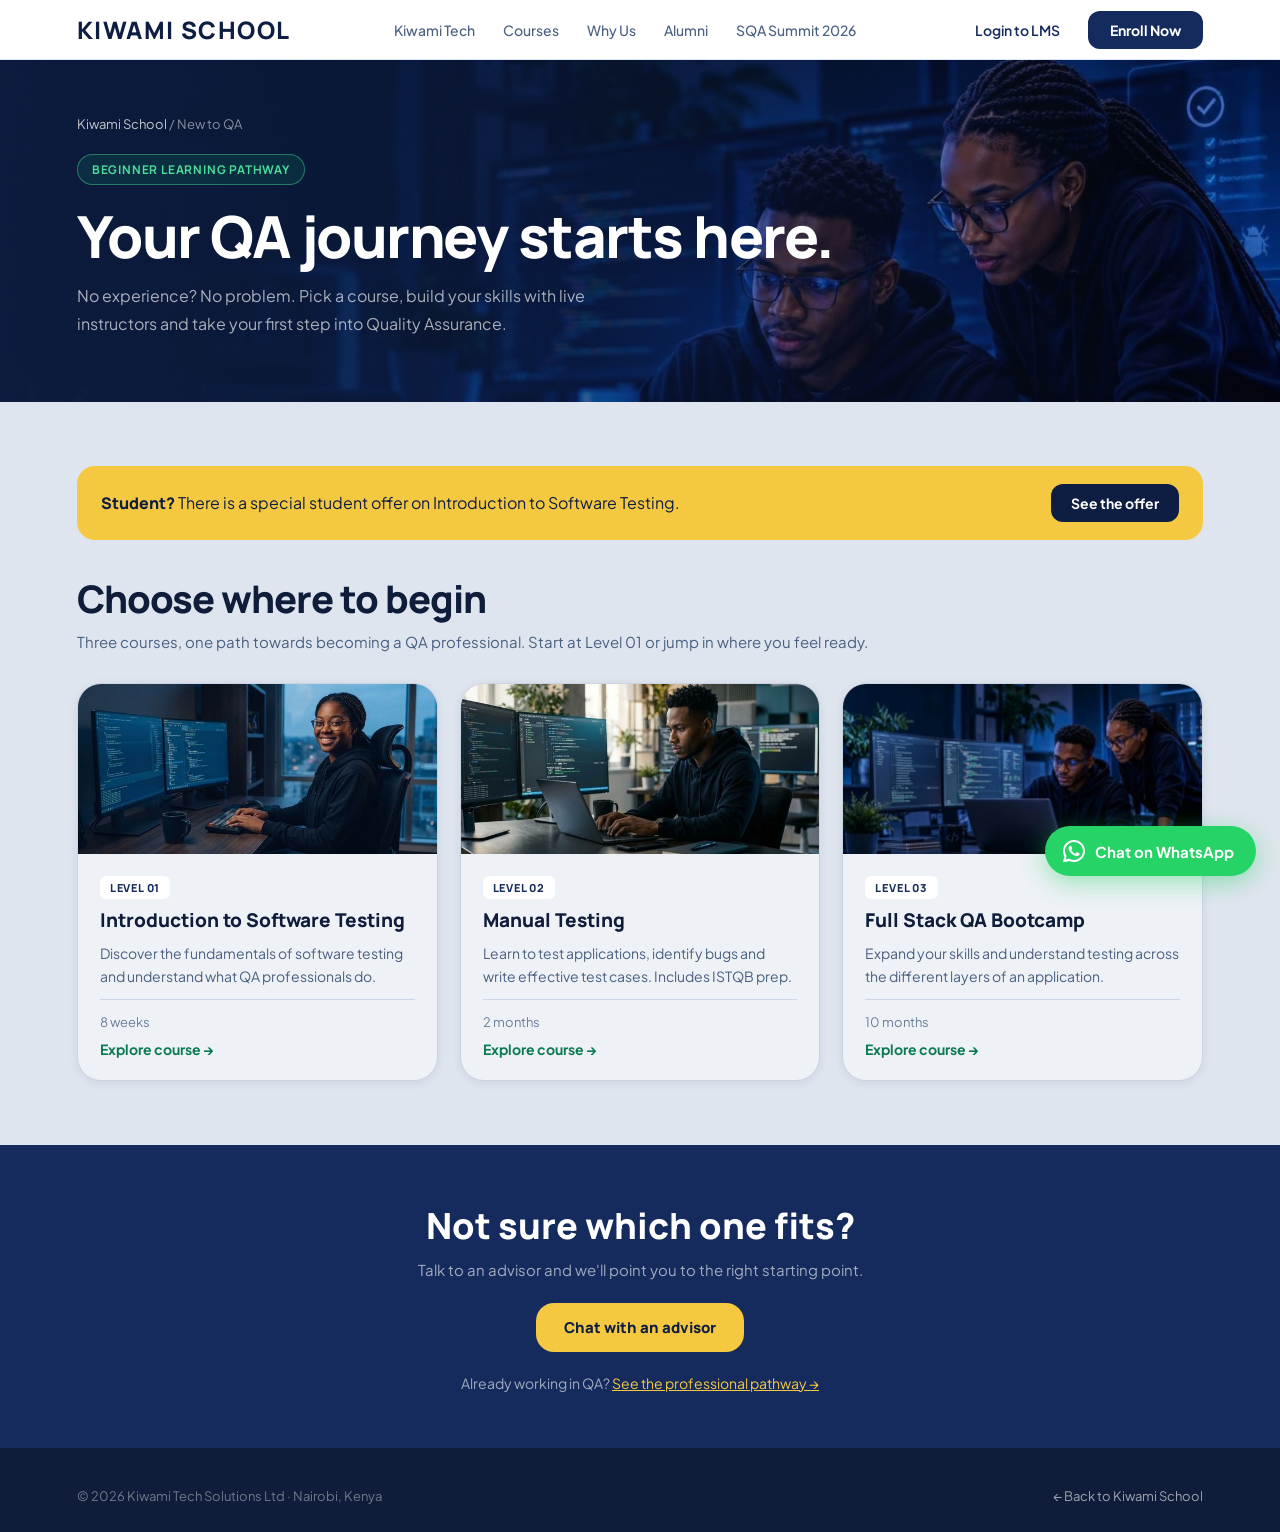
<file: beginners.html>
<!DOCTYPE html>
<html lang="en">
<head>
<meta charset="UTF-8"><meta name="viewport" content="width=device-width, initial-scale=1.0">
<title>Start a Software Testing Career in Kenya | Beginner QA Courses | Kiwami School</title>
<meta name="description" content="New to software testing? Kiwami School's beginner pathway takes you from the basics to a job-ready QA professional with instructor-led courses in Kenya.">
<link rel="canonical" href="https://kiwamitech.com/school/beginners.html">
<link rel="icon" type="image/png" href="/favicon-96x96.png" sizes="96x96"><link rel="icon" type="image/svg+xml" href="/favicon.svg">
<link href="https://fonts.googleapis.com/css2?family=Plus+Jakarta+Sans:wght@400;500;600;700;800&family=Manrope:wght@500;700;800;900&display=swap" rel="stylesheet">
<link rel="preload" as="image" href="hero-bg.jpg" fetchpriority="high">
<link rel="preconnect" href="https://fonts.googleapis.com">
<link rel="preconnect" href="https://fonts.gstatic.com" crossorigin>
<style>
*,*::before,*::after{margin:0;padding:0;box-sizing:border-box}
:root{--blue:#152b5e;--blue-dark:#0e1e42;--blue-light:#e8edf8;--blue-mid:#1e3a7a;--sky:#3a6db5;--ink:#0f1d3a;--muted:#4a6080;--muted2:#6b7f99;--surface:#fff;--bg:#f7f9fc;--border:#dce6f5;--border2:#c5d8f0;--green:#0e9f6e;--green-light:#e6f7f0;--accent:#e8622a;--yellow:#f5c842;--font:'Plus Jakarta Sans',sans-serif;--font2:'Manrope',sans-serif;--radius:12px;--radius-lg:18px;--radius-xl:24px}
html{scroll-behavior:smooth}
body{font-family:var(--font);color:var(--ink);background:var(--surface);overflow-x:hidden;-webkit-font-smoothing:antialiased}
a:focus-visible,button:focus-visible{outline:2px solid var(--yellow);outline-offset:3px}

/* nav */
nav{background:var(--surface);position:sticky;top:0;z-index:100;border-bottom:1px solid var(--border);padding:0 6vw;display:flex;align-items:center;justify-content:space-between;height:60px}
.logo{font-family:var(--font2);font-size:17px;font-weight:900;letter-spacing:.04em;color:var(--blue-dark);text-decoration:none}
.nav-links{display:flex;gap:28px;list-style:none}
.nav-links a{color:var(--muted);text-decoration:none;font-size:14px;font-weight:500;transition:color .2s}
.nav-links a:hover{color:var(--blue)}
.nav-right{display:flex;align-items:center;gap:12px}
.btn-ghost{color:var(--blue);font-weight:600;font-size:14px;text-decoration:none;padding:8px 16px;border-radius:var(--radius)}
.btn-ghost:hover{background:var(--blue-light)}
.btn-solid{background:var(--blue);color:#fff;font-weight:700;font-size:14px;text-decoration:none;padding:10px 22px;border-radius:var(--radius);transition:all .2s}
.btn-solid:hover{background:var(--blue-dark)}
.nav-hamburger{display:none;flex-direction:column;gap:5px;background:none;border:none;cursor:pointer;padding:8px}
.nav-hamburger span{display:block;width:22px;height:2px;background:var(--blue);border-radius:2px}
.mobile-menu{display:none;position:fixed;inset:60px 0 0 0;z-index:99;background:var(--surface);padding:20px 6vw;flex-direction:column;overflow-y:auto}
.mobile-menu.open{display:flex}
.mobile-menu a{color:var(--ink);text-decoration:none;font-size:17px;font-weight:600;padding:14px 0;border-bottom:1px solid var(--border)}

/* hero */
.phero{background:var(--blue-dark);padding:56px 6vw 64px;position:relative;overflow:hidden}
.phero::before{content:'';position:absolute;top:-200px;right:-160px;width:620px;height:620px;background:radial-gradient(circle,rgba(58,109,181,.25),transparent 65%);pointer-events:none}
.phero.pro::before{background:radial-gradient(circle,rgba(14,159,110,.2),transparent 65%)}
.phero-in{max-width:1160px;margin:0 auto;position:relative}
.crumb{font-size:13px;color:rgba(255,255,255,.5);margin-bottom:22px}
.crumb a{color:rgba(255,255,255,.75);text-decoration:none}.crumb a:hover{color:#fff}
.ppill{display:inline-block;font-family:var(--font2);font-size:12px;font-weight:700;letter-spacing:.8px;text-transform:uppercase;color:#4ade9a;border:1px solid rgba(74,222,154,.45);background:rgba(14,159,110,.15);border-radius:100px;padding:6px 14px;margin-bottom:20px}
.phero h1{font-family:var(--font2);font-size:clamp(34px,5vw,58px);font-weight:900;line-height:1.08;letter-spacing:-1.5px;color:#fff;margin-bottom:14px;max-width:760px}
.phero .kicker{font-family:var(--font2);font-size:clamp(18px,2.4vw,24px);font-weight:800;color:var(--yellow);margin-bottom:16px}
.phero.pro .kicker{color:#6ee7b7}
.phero p.lead{font-size:16px;color:rgba(255,255,255,.65);line-height:1.75;max-width:580px}
.pnote{display:inline-block;margin-top:22px;font-size:13px;font-weight:600;color:#6ee7b7;border:1px solid rgba(110,231,183,.4);border-radius:100px;padding:6px 14px}

/* sections */
.psec{padding:64px 6vw}
.psec.alt{background:var(--bg)}
.pin{max-width:1160px;margin:0 auto}
.ptitle{font-family:var(--font2);font-size:clamp(24px,3.4vw,38px);font-weight:900;letter-spacing:-1px;margin-bottom:8px}
.psub{font-size:15px;color:var(--muted);margin-bottom:32px}

/* student offer strip */
.offer{background:var(--yellow);color:var(--blue-dark);border-radius:var(--radius-lg);padding:18px 24px;display:flex;align-items:center;justify-content:space-between;gap:16px;flex-wrap:wrap;margin-bottom:32px}
.offer b{font-family:var(--font2);font-weight:800}
.offer a{background:var(--blue-dark);color:#fff;font-weight:700;font-size:14px;padding:10px 20px;border-radius:var(--radius);text-decoration:none}

/* big path cards (beginner page) */
.pgrid{display:grid;grid-template-columns:repeat(3,1fr);gap:22px}
.pc{background:var(--surface);border:1.5px solid var(--border);border-radius:var(--radius-xl);overflow:hidden;display:flex;flex-direction:column;text-decoration:none;color:inherit;transition:all .25s}
.pc:hover{transform:translateY(-6px);box-shadow:0 20px 60px rgba(21,43,94,.12);border-color:var(--border2)}
.pc-img{height:170px;background:linear-gradient(135deg,var(--blue-mid),var(--sky)) center/cover;display:flex;align-items:center;justify-content:center;font-size:64px}
.pc:nth-child(2) .pc-img{background-image:linear-gradient(135deg,#0e6b52,var(--green))}
.pc:nth-child(3) .pc-img{background-image:linear-gradient(135deg,#8a3a12,var(--accent))}
.pc-body{padding:22px;display:flex;flex-direction:column;gap:10px;flex:1}
.lvl{align-self:flex-start;font-family:var(--font2);font-size:11px;font-weight:800;letter-spacing:.8px;text-transform:uppercase;background:var(--blue-light);color:var(--blue);border-radius:6px;padding:4px 10px}
.pc h3{font-family:var(--font2);font-size:19px;font-weight:800;line-height:1.25}
.pc p{font-size:14px;color:var(--muted);line-height:1.65;flex:1}
.pc-meta{display:flex;justify-content:space-between;align-items:center;font-size:13px;color:var(--muted2);padding-top:14px;border-top:1px solid var(--border)}
.pc-meta b{font-family:var(--font2);color:var(--ink);font-size:16px}
.pc-go{color:var(--green);font-weight:700;font-size:14px}

/* tiles (pro page) */
.tiles{display:grid;grid-template-columns:repeat(4,1fr);gap:16px}
.tile{text-align:left;font-family:var(--font);background:var(--surface);border:2px solid var(--border);border-radius:var(--radius-xl);padding:24px;cursor:pointer;transition:all .25s;display:flex;flex-direction:column;gap:8px}
.tile:hover{border-color:var(--green);transform:translateY(-4px)}
.tile.on{border-color:var(--green);background:var(--green-light)}
.tile .ic{font-size:34px}
.tile h3{font-family:var(--font2);font-size:18px;font-weight:800;color:var(--ink)}
.tile p{font-size:13.5px;color:var(--muted);line-height:1.55;flex:1}
.tile .n{font-size:13px;font-weight:700;color:var(--green)}
.lhead{display:flex;align-items:baseline;justify-content:space-between;gap:12px;flex-wrap:wrap;margin:40px 0 20px}
.lhead h2{font-family:var(--font2);font-size:24px;font-weight:900;letter-spacing:-.5px}
.lhead button{font-family:var(--font);font-size:13px;font-weight:700;color:var(--blue);background:none;border:none;cursor:pointer}

/* course cards (same as homepage) */
.course-listing{display:grid;grid-template-columns:repeat(auto-fill,minmax(300px,1fr));gap:20px}
.card{background:var(--surface);border-radius:var(--radius-xl);border:1.5px solid var(--border);padding:24px;transition:all .3s;display:flex;flex-direction:column}
.card:hover{transform:translateY(-6px);box-shadow:0 20px 60px rgba(21,43,94,.1);border-color:var(--border2)}
.card-top{display:flex;justify-content:space-between;align-items:flex-start;margin-bottom:18px}
.card-icon{width:48px;height:48px;border-radius:var(--radius-lg);display:flex;align-items:center;justify-content:center;font-size:22px}
.card-tags{display:flex;gap:6px;flex-wrap:wrap;justify-content:flex-end}
.tag{font-size:10px;font-weight:700;padding:3px 9px;border-radius:6px;font-family:var(--font2)}
.tag-pop{background:#fff4ed;color:#c44d10}.tag-istqb{background:var(--blue-light);color:var(--blue)}.tag-hot{background:#fff0f0;color:#b52525}.tag-new{background:var(--green-light);color:#0a7a52}
.card-title{font-family:var(--font2);font-size:17px;font-weight:800;margin-bottom:10px;line-height:1.25}
.card-desc{font-size:14px;color:var(--muted);line-height:1.65;margin-bottom:18px;flex:1}
.card-pills{display:flex;gap:8px;flex-wrap:wrap;margin-bottom:18px}
.pill{font-size:12px;font-weight:500;color:var(--muted);background:var(--bg);border:1px solid var(--border);border-radius:100px;padding:4px 10px}
.card-bottom{display:flex;align-items:center;justify-content:space-between;padding-top:16px;border-top:1px solid var(--border);flex-wrap:wrap;gap:10px}
.price{font-family:var(--font2);font-size:20px;font-weight:900}
.price-sub{font-size:12px;color:var(--muted2)}
.card-actions{display:flex;gap:8px}
.learn-more{color:var(--blue);font-size:13px;font-weight:600;text-decoration:none;padding:9px 14px;border-radius:var(--radius);border:1.5px solid var(--border2)}
.learn-more:hover{background:var(--blue-light)}
.enroll{background:var(--blue);color:#fff;padding:9px 18px;border-radius:var(--radius);font-size:13px;font-weight:700;text-decoration:none}
.enroll:hover{background:var(--blue-dark)}
.empty-cat{grid-column:1/-1;text-align:center;padding:48px 20px;color:var(--muted2)}

/* crosslink */
.cross{background:var(--blue);padding:56px 6vw;text-align:center}
.cross h2{font-family:var(--font2);font-size:clamp(24px,3.4vw,36px);font-weight:900;color:#fff;margin-bottom:10px}
.cross p{color:rgba(255,255,255,.6);margin-bottom:24px;font-size:15px}
.btn-yellow{display:inline-block;background:var(--yellow);color:var(--blue-dark);font-family:var(--font2);font-weight:800;font-size:15px;padding:14px 28px;border-radius:var(--radius-lg);text-decoration:none}
.btn-yellow:hover{transform:translateY(-2px)}

footer{background:var(--ink);padding:40px 6vw 28px}
.fwrap{max-width:1160px;margin:0 auto;display:flex;justify-content:space-between;flex-wrap:wrap;gap:12px;font-size:13px;color:rgba(255,255,255,.4)}
.fwrap a{color:rgba(255,255,255,.6);text-decoration:none}
.wa-float{position:fixed;bottom:24px;right:24px;z-index:999;display:flex;align-items:center;gap:10px;background:#25D366;color:#fff;font-weight:700;font-size:15px;padding:14px 22px;border-radius:50px;text-decoration:none;box-shadow:0 6px 24px rgba(37,211,102,.45)}

@media(max-width:960px){
  .nav-links,.nav-right{display:none}.nav-hamburger{display:flex}
  .pgrid{grid-template-columns:1fr}
  .tiles{grid-template-columns:1fr 1fr}
}
@media(max-width:640px){
  .phero{padding:40px 5vw 48px}.psec{padding:48px 5vw}
  .tiles{grid-template-columns:1fr}
  .course-listing{grid-template-columns:1fr}
  .card-actions{width:100%}.learn-more,.enroll{flex:1;text-align:center}
  .wa-float{padding:16px;border-radius:50%}.wa-float span{display:none}
}
@media(prefers-reduced-motion:reduce){*{transition:none!important;scroll-behavior:auto!important}}


/* no prices on listing pages: prices only show on the course page */
.card-bottom{justify-content:stretch}
.card-actions{width:100%}
.card-actions .learn-more,.card-actions .enroll{flex:1;text-align:center}
.logo{font-size:24px;letter-spacing:.06em}
@media(max-width:960px){.logo{font-size:19px}}

/* WhatsApp button: same as homepage */
.wa-float{padding:14px 22px 14px 18px;font-family:var(--font);transition:all .25s}
.wa-float:hover{background:#1ebe5d;transform:translateY(-3px);box-shadow:0 10px 32px rgba(37,211,102,.55)}
.wa-float svg{width:22px;height:22px;flex-shrink:0}
@media(max-width:640px){.wa-float{padding:16px;border-radius:50%;bottom:20px;right:20px}.wa-float span{display:none}}

/* hero photo */
.phero{
  background:
    linear-gradient(90deg, rgba(14,30,66,.88) 0%, rgba(14,30,66,.55) 48%, rgba(14,30,66,.12) 100%),
    url('images/hero-pathways.jpg') right 30% / cover no-repeat,
    var(--blue-dark);
}
.phero::before{display:none}
@media(max-width:960px){
  .phero{
    background:
      linear-gradient(rgba(14,30,66,.78), rgba(14,30,66,.78)),
      url('images/hero-pathways.jpg') 72% 30% / cover no-repeat,
      var(--blue-dark);
  }
}
/* Greyer pathway cards and section background (both pages) */
.psec,.psec.alt{background:#dfe5ee}

/* Beginner page cards */
.pc{background:#eef1f6;border-color:#c9d3e2;box-shadow:0 2px 10px rgba(21,43,94,.08)}
.pc:hover{background:#f3f5f9;border-color:#aebbd0;box-shadow:0 18px 50px rgba(21,43,94,.14)}
.pc-meta{border-top-color:#cdd6e4}
.lvl{background:#fff}
.pc-go{color:#0a7a52}
</style>
</head>
<body>
<nav>
  <a href="index.html" class="logo">KIWAMI SCHOOL</a>
  <ul class="nav-links">
    <li><a href="https://kiwamitech.com" target="_blank">Kiwami Tech</a></li>
    <li><a href="index.html#courses">Courses</a></li>
    <li><a href="index.html#why">Why Us</a></li>
    <li><a href="index.html#testimonials">Alumni</a></li>
    <li><a href="https://kiwamitech.com/sqasummit2026/" target="_blank">SQA Summit 2026</a></li>
  </ul>
  <div class="nav-right"><a href="https://learning.kiwamitech.com/" class="btn-ghost" target="_blank">Login to LMS</a><a href="contact.html" class="btn-solid">Enroll Now</a></div>
  <button class="nav-hamburger" id="hamburger" aria-label="Open menu"><span></span><span></span><span></span></button>
</nav>
<div class="mobile-menu" id="mobileMenu">
  <a href="index.html">Home</a><a href="index.html#courses">All courses</a><a href="professionals.html">Not new to QA?</a><a href="https://learning.kiwamitech.com/" target="_blank">Login to LMS</a><a href="contact.html">Enroll Now</a>
</div>

<header class="phero">
  <div class="phero-in">
    <div class="crumb"><a href="index.html">Kiwami School</a> / New to QA</div>
    <span class="ppill">Beginner learning pathway</span>
    <h1>Your QA journey starts here.</h1>
    <p class="lead">No experience? No problem. Pick a course, build your skills with live instructors and take your first step into Quality Assurance.</p>
  </div>
</header>

<section class="psec">
  <div class="pin">
    <div class="offer"><span><b>Student?</b> There is a special student offer on Introduction to Software Testing.</span><a href="course.html?id=intro-testing">See the offer</a></div>
    <h2 class="ptitle">Choose where to begin</h2>
    <p class="psub">Three courses, one path towards becoming a QA professional. Start at Level 01 or jump in where you feel ready.</p>
    <div class="pgrid" id="pgrid"></div>
  </div>
</section>

<section class="cross">
  <h2>Not sure which one fits?</h2>
  <p>Talk to an advisor and we'll point you to the right starting point.</p>
  <a class="btn-yellow" href="https://wa.me/254110436849" target="_blank" rel="noopener">Chat with an advisor</a>
  <p style="margin:22px 0 0;font-size:14px">Already working in QA? <a href="professionals.html" style="color:var(--yellow)">See the professional pathway →</a></p>
</section>

<footer><div class="fwrap"><span>© 2026 Kiwami Tech Solutions Ltd · Nairobi, Kenya</span><a href="index.html">← Back to Kiwami School</a></div></footer>
<a href="https://wa.me/254110436849" class="wa-float" target="_blank" rel="noopener">
  <svg viewBox="0 0 24 24" fill="currentColor"><path d="M17.472 14.382c-.297-.149-1.758-.867-2.03-.967-.273-.099-.471-.148-.67.15-.197.297-.767.966-.94 1.164-.173.199-.347.223-.644.075-.297-.15-1.255-.463-2.39-1.475-.883-.788-1.48-1.761-1.653-2.059-.173-.297-.018-.458.13-.606.134-.133.298-.347.446-.52.149-.174.198-.298.298-.497.099-.198.05-.371-.025-.52-.075-.149-.669-1.612-.916-2.207-.242-.579-.487-.5-.669-.51-.173-.008-.371-.01-.57-.01-.198 0-.52.074-.792.372-.272.297-1.04 1.016-1.04 2.479 0 1.462 1.065 2.875 1.213 3.074.149.198 2.096 3.2 5.077 4.487.709.306 1.262.489 1.694.625.712.227 1.36.195 1.871.118.571-.085 1.758-.719 2.006-1.413.248-.694.248-1.289.173-1.413-.074-.124-.272-.198-.57-.347z"/><path d="M12 0C5.373 0 0 5.373 0 12c0 2.123.554 4.116 1.523 5.847L.057 23.882a.5.5 0 0 0 .606.663l6.266-1.643A11.94 11.94 0 0 0 12 24c6.627 0 12-5.373 12-12S18.627 0 12 0zm0 21.818a9.808 9.808 0 0 1-5.032-1.389l-.36-.214-3.733.979.995-3.636-.234-.374A9.808 9.808 0 0 1 2.182 12C2.182 6.57 6.57 2.182 12 2.182S21.818 6.57 21.818 12 17.43 21.818 12 21.818z"/></svg>
  <span>Chat on WhatsApp</span>
</a>

<script src="courses-data.js"></script>
<script>
// shared helpers for beginners.html and professionals.html
const ALL = (typeof COURSES !== 'undefined') ? COURSES : {};
const hb = document.getElementById('hamburger'), mm = document.getElementById('mobileMenu');
hb.addEventListener('click', () => mm.classList.toggle('open'));

function cardHTML(c){
  const tags = (c.tags||[]).map(t=>`<span class="tag ${t.cls}">${t.label}</span>`).join('');
  const tool = c.tool ? `<span class="pill">🛠 ${c.tool}</span>` : '';
  return `<div class="card">
    <div class="card-top"><div class="card-icon" style="background:${c.cardBg||'var(--blue-light)'}">${c.icon||'📘'}</div><div class="card-tags">${tags}</div></div>
    <div class="card-title">${c.title}</div>
    <div class="card-desc">${c.tagline||''}</div>
    <div class="card-pills"><span class="pill">⏱ ${c.duration||''}</span><span class="pill">📅 ${cohortLabel(c)}</span>${tool}</div>
    <div class="card-bottom"><div class="card-actions">
      <a href="course.html?id=${c.id}" class="learn-more">Learn More</a>
      <a href="contact.html?course=${c.id}" class="enroll">Enroll →</a>
    </div></div></div>`;
}

</script>
<script>
// To use real photos, add img:'images/intro.jpg' to an entry below.
const STEPS = [
  {id:'intro-testing', lvl:'Level 01', icon:'📝', title:'Introduction to Software Testing', desc:'Discover the fundamentals of software testing and understand what QA professionals do.'},
  {id:'manual-testing-istqb', lvl:'Level 02', icon:'🐞', title:'Manual Testing', desc:'Learn to test applications, identify bugs and write effective test cases. Includes ISTQB prep.'},
  {id:'bootcamp-2026', lvl:'Level 03', icon:'🚀', title:'Full Stack QA Bootcamp', desc:'Expand your skills and understand testing across the different layers of an application.'}
];
document.getElementById('pgrid').innerHTML = STEPS.map(s => {
  const c = ALL[s.id] || {};
  const img = s.img || c.thumb;
  const bg = img ? `style="background-image:url('${img}')"` : '';
  return `<a class="pc" href="course.html?id=${s.id}">
    <div class="pc-img" ${bg}>${img ? '' : s.icon}</div>
    <div class="pc-body">
      <span class="lvl">${s.lvl}</span>
      <h3>${s.title}</h3>
      <p>${s.desc}</p>
      <div class="pc-meta"><span>${c.duration ? '⏱ ' + c.duration : ''}</span></div>
      <span class="pc-go">Explore course →</span>
    </div></a>`;
}).join('');
</script>
<script src="no-emoji.js"></script>
</body>
</html>
</file>
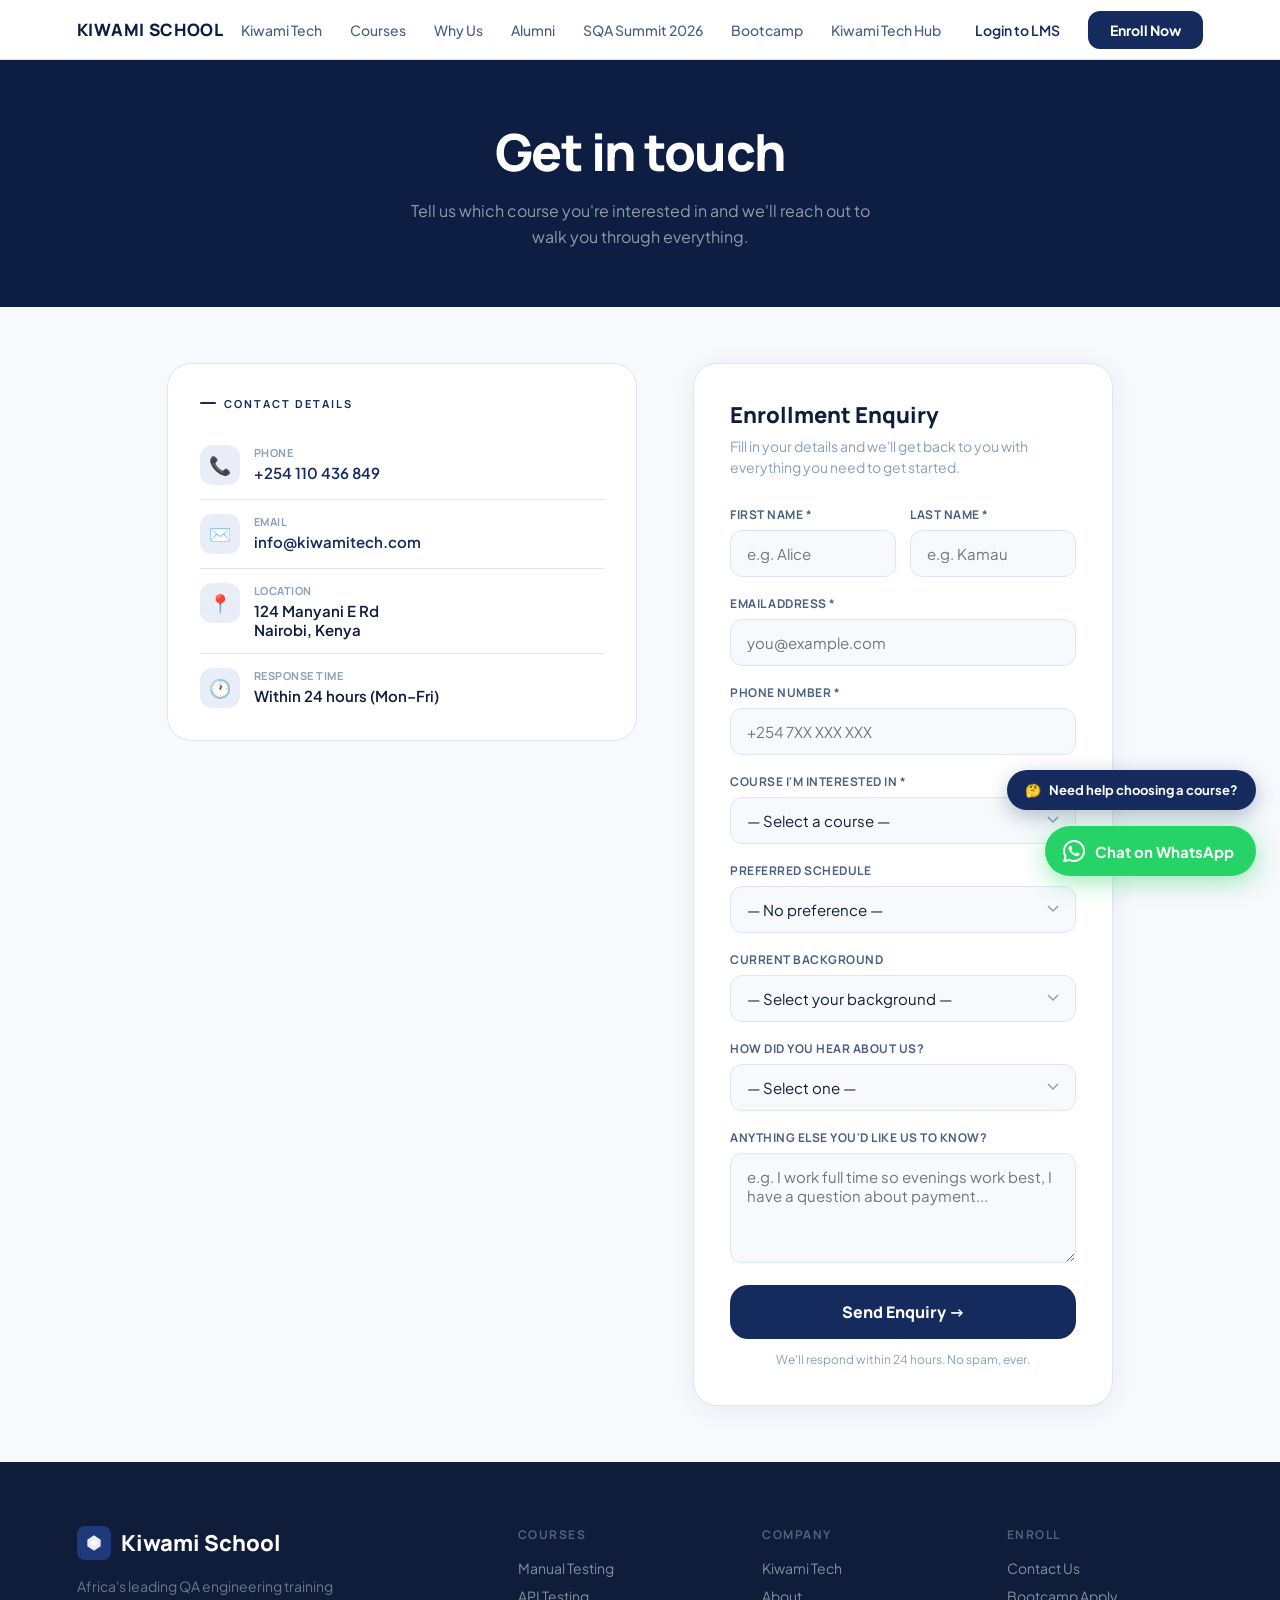
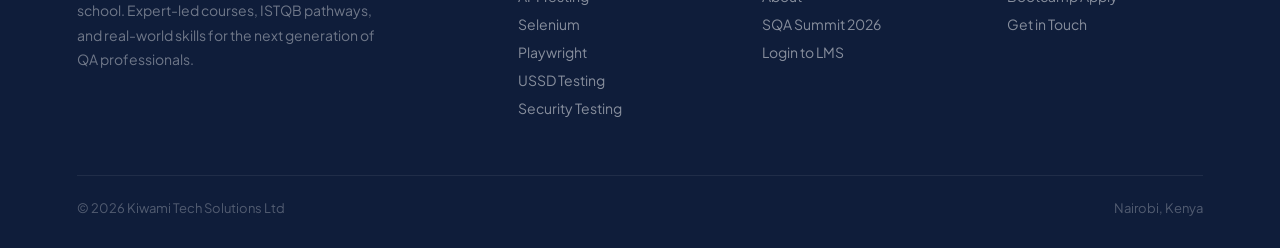
<file: contact.html>
<!DOCTYPE html>
<html lang="en">
<head>
<meta charset="UTF-8">
<meta name="viewport" content="width=device-width, initial-scale=1.0">
<title>Contact Us — Kiwami School</title>
<link href="https://fonts.googleapis.com/css2?family=Plus+Jakarta+Sans:ital,wght@0,300;0,400;0,500;0,600;0,700;0,800;1,400&family=Manrope:wght@400;500;600;700;800;900&display=swap" rel="stylesheet">
<style>
*,*::before,*::after{margin:0;padding:0;box-sizing:border-box;}
:root{
  --blue:#152b5e;--blue-dark:#0e1e42;--blue-light:#e8edf8;--blue-mid:#1e3a7a;
  --sky:#3a6db5;--ink:#0f1d3a;--muted:#4a6080;--muted2:#8aa0b8;
  --surface:#ffffff;--bg:#f7f9fc;--bg2:#eef3fb;--border:#dce6f5;--border2:#c5d8f0;
  --green:#0e9f6e;--green-light:#e6f7f0;--accent:#e8622a;--yellow:#f5c842;
  --font:'Plus Jakarta Sans',sans-serif;--font2:'Manrope',sans-serif;
  --radius:12px;--radius-lg:18px;--radius-xl:24px;
}
html{scroll-behavior:smooth;}
body{font-family:var(--font);color:var(--ink);background:var(--bg);-webkit-font-smoothing:antialiased;}

/* ── NAV ── */
nav{background:var(--surface);position:sticky;top:0;z-index:100;border-bottom:1px solid var(--border);padding:0 6vw;display:flex;align-items:center;justify-content:space-between;height:60px;}
.logo{font-family:var(--font2);font-size:17px;font-weight:900;letter-spacing:.04em;color:var(--blue-dark);text-decoration:none;display:flex;align-items:center;gap:10px;}
.nav-links{display:flex;align-items:center;gap:28px;list-style:none;}
.nav-links a{color:var(--muted);text-decoration:none;font-size:14px;font-weight:500;transition:color .2s;}
.nav-links a:hover{color:var(--blue);}
.nav-right{display:flex;align-items:center;gap:12px;}
.btn-ghost{color:var(--blue);font-weight:600;font-size:14px;text-decoration:none;padding:8px 16px;border-radius:var(--radius);transition:background .2s;}
.btn-ghost:hover{background:var(--blue-light);}
.btn-solid{background:var(--blue);color:#fff;font-weight:700;font-size:14px;text-decoration:none;padding:10px 22px;border-radius:var(--radius);transition:all .2s;border:none;cursor:pointer;}
.btn-solid:hover{background:var(--blue-dark);}

/* Hamburger */
.nav-hamburger{display:none;flex-direction:column;justify-content:center;gap:5px;background:none;border:none;cursor:pointer;padding:8px;border-radius:8px;transition:background .2s;}
.nav-hamburger:hover{background:var(--blue-light);}
.nav-hamburger span{display:block;width:22px;height:2px;background:var(--blue);border-radius:2px;transition:all .3s;}
.nav-hamburger.open span:nth-child(1){transform:translateY(7px) rotate(45deg);}
.nav-hamburger.open span:nth-child(2){opacity:0;}
.nav-hamburger.open span:nth-child(3){transform:translateY(-7px) rotate(-45deg);}

/* Mobile menu */
.mobile-menu{display:none;position:fixed;top:0;left:0;right:0;bottom:0;z-index:99;background:var(--surface);padding:82px 6vw 40px;flex-direction:column;gap:8px;overflow-y:auto;}
.mobile-menu.open{display:flex;}
.mobile-menu a{color:var(--ink);text-decoration:none;font-size:18px;font-weight:600;padding:14px 0;border-bottom:1px solid var(--border);}
.mobile-menu a:hover{color:var(--blue);}
.mobile-menu-btns{display:flex;flex-direction:column;gap:10px;margin-top:20px;}
.mobile-menu-btns .btn-ghost{text-align:center;border:2px solid var(--border2);}
.mobile-menu-btns .btn-solid{text-align:center;padding:14px 22px;color:#fff;}

/* ── HERO ── */
.page-hero{background:var(--blue-dark);padding:56px 6vw;text-align:center;}
.page-hero h1{font-family:var(--font2);font-size:clamp(26px,4vw,52px);font-weight:900;color:#fff;letter-spacing:-1.5px;margin-bottom:12px;}
.page-hero p{font-size:16px;color:rgba(255,255,255,.55);max-width:480px;margin:0 auto;line-height:1.65;}

/* ── FESTIVAL NOTICE (hero area) ── */
.festival-hero-badge{display:inline-flex;align-items:center;gap:8px;background:rgba(14,159,110,.2);border:1px solid rgba(14,159,110,.4);color:#6ee7c0;border-radius:100px;padding:6px 16px;font-size:12px;font-weight:700;margin-bottom:16px;letter-spacing:.3px;font-family:var(--font2);}

/* ── LAYOUT ── */
.contact-wrap{max-width:1100px;margin:0 auto;padding:56px 6vw;display:grid;grid-template-columns:1fr 420px;gap:56px;align-items:flex-start;}

/* ── INFO SIDE ── */
.info-card{background:var(--surface);border-radius:var(--radius-xl);border:1.5px solid var(--border);padding:32px;margin-bottom:20px;}
.info-label{font-size:11px;font-weight:700;letter-spacing:2px;text-transform:uppercase;color:var(--blue);margin-bottom:20px;display:flex;align-items:center;gap:8px;font-family:var(--font2);}
.info-label::before{content:'';width:16px;height:2px;background:var(--blue);border-radius:2px;}
.info-item{display:flex;align-items:flex-start;gap:14px;padding:14px 0;border-bottom:1px solid var(--border);}
.info-item:last-child{border-bottom:none;padding-bottom:0;}
.info-icon{width:40px;height:40px;border-radius:var(--radius);background:var(--blue-light);display:flex;align-items:center;justify-content:center;font-size:18px;flex-shrink:0;}
.info-text-label{font-size:11px;font-weight:700;color:var(--muted2);letter-spacing:.5px;text-transform:uppercase;margin-bottom:3px;font-family:var(--font2);}
.info-text-val{font-size:15px;font-weight:600;color:var(--ink);}
.info-text-val a{color:var(--blue);text-decoration:none;}
.info-text-val a:hover{text-decoration:underline;}

/* ── FESTIVAL NOTICE CARD ── */
.festival-notice-card{background:var(--green-light);border:1.5px solid rgba(14,159,110,.3);border-radius:var(--radius-xl);padding:20px 24px;margin-bottom:20px;display:flex;align-items:flex-start;gap:14px;}
.fn-icon{font-size:24px;flex-shrink:0;margin-top:2px;}
.fn-title{font-size:14px;font-weight:800;color:var(--green);font-family:var(--font2);margin-bottom:4px;}
.fn-body{font-size:13px;color:var(--muted);line-height:1.55;}
.fn-body strong{color:var(--ink);}

/* ── FORM SIDE ── */
.form-card{background:var(--surface);border-radius:var(--radius-xl);border:1.5px solid var(--border);padding:36px;box-shadow:0 4px 24px rgba(21,43,94,.07);}
.form-title{font-family:var(--font2);font-size:22px;font-weight:900;color:var(--ink);margin-bottom:6px;}
.form-sub{font-size:14px;color:var(--muted2);margin-bottom:28px;line-height:1.5;}
.course-banner{background:var(--blue-light);border-radius:var(--radius);padding:14px 16px;display:flex;align-items:center;gap:12px;margin-bottom:24px;border:1px solid var(--border2);}
.cb-icon{font-size:22px;}
.cb-name{font-size:14px;font-weight:700;color:var(--blue);font-family:var(--font2);}
.cb-change{font-size:12px;color:var(--muted2);margin-top:2px;}
.cb-x{margin-left:auto;background:none;border:none;color:var(--muted2);cursor:pointer;font-size:18px;padding:2px;}
.cb-x:hover{color:var(--ink);}
.field{margin-bottom:18px;}
label.lbl{display:block;font-size:12px;font-weight:700;color:var(--muted);letter-spacing:.5px;text-transform:uppercase;margin-bottom:7px;font-family:var(--font2);}

/* Festival label for course select */
.lbl-with-badge{display:flex;align-items:center;gap:8px;margin-bottom:7px;}
.lbl-with-badge .lbl{margin-bottom:0;}
.festival-select-badge{display:inline-flex;align-items:center;gap:3px;background:linear-gradient(135deg,#0e9f6e,#0a7a52);color:#fff;font-size:9px;font-weight:800;padding:2px 7px;border-radius:5px;letter-spacing:.3px;font-family:var(--font2);white-space:nowrap;}

input,select,textarea{width:100%;background:var(--bg);border:1.5px solid var(--border);border-radius:var(--radius);padding:13px 16px;font-size:15px;font-family:var(--font);color:var(--ink);outline:none;transition:border .2s;}
input:focus,select:focus,textarea:focus{border-color:var(--blue);background:var(--surface);}
select{appearance:none;background-image:url("data:image/svg+xml,%3Csvg xmlns='http://www.w3.org/2000/svg' width='12' height='8' viewBox='0 0 12 8'%3E%3Cpath d='M1 1l5 5 5-5' stroke='%238aa0b8' stroke-width='1.5' fill='none'/%3E%3C/svg%3E");background-repeat:no-repeat;background-position:right 16px center;}
textarea{resize:vertical;min-height:110px;}
.field-row{display:grid;grid-template-columns:1fr 1fr;gap:14px;}
.btn-submit{width:100%;background:var(--blue);color:#fff;border:none;padding:16px;border-radius:var(--radius-lg);font-size:16px;font-weight:800;cursor:pointer;font-family:var(--font2);transition:all .25s;display:flex;align-items:center;justify-content:center;gap:8px;margin-top:8px;}
.btn-submit:hover{background:var(--blue-dark);transform:translateY(-2px);box-shadow:0 8px 24px rgba(21,43,94,.3);}
.btn-submit:disabled{background:var(--muted2);cursor:not-allowed;transform:none;box-shadow:none;}
.form-note{font-size:12px;color:var(--muted2);text-align:center;margin-top:12px;line-height:1.5;}

/* Success */
.success-state{text-align:center;padding:20px 0;}
.success-icon{font-size:56px;margin-bottom:16px;}
.success-title{font-family:var(--font2);font-size:24px;font-weight:900;color:var(--ink);margin-bottom:10px;}
.success-body{font-size:15px;color:var(--muted);line-height:1.65;margin-bottom:24px;}
.btn-back{display:inline-block;background:var(--blue-light);color:var(--blue);font-weight:700;font-size:14px;text-decoration:none;padding:12px 24px;border-radius:var(--radius);}

/* ── Submit-error fallback banner (NEW: BUG-004 fix) ── */
.submit-error-banner{display:none;background:#fff4f0;border:1.5px solid #f3c8b8;border-radius:var(--radius-lg);padding:18px 20px;margin-top:16px;}
.submit-error-banner.show{display:block;}
.seb-title{font-size:14px;font-weight:800;color:#b5451a;font-family:var(--font2);margin-bottom:6px;}
.seb-body{font-size:13px;color:var(--muted);line-height:1.6;margin-bottom:12px;}
.seb-wa{display:inline-flex;align-items:center;gap:8px;background:#25D366;color:#fff;font-weight:700;font-size:13px;text-decoration:none;padding:10px 18px;border-radius:var(--radius);}
.seb-wa:hover{background:#1ebe5d;}

/* ── FOOTER ── */
footer{background:var(--ink);padding:64px 6vw 32px;}
.footer-grid{max-width:1160px;margin:0 auto;}
.footer-top{display:grid;grid-template-columns:2fr 1fr 1fr 1fr;gap:48px;margin-bottom:48px;}
.f-brand{font-family:var(--font2);font-size:22px;font-weight:900;color:#fff;text-decoration:none;display:flex;align-items:center;gap:10px;margin-bottom:14px;}
.f-mark{width:34px;height:34px;border-radius:8px;background:var(--blue-mid);display:flex;align-items:center;justify-content:center;}
.f-desc{font-size:14px;color:rgba(255,255,255,.4);line-height:1.75;max-width:300px;}
.f-col h5{font-size:12px;font-weight:700;letter-spacing:1.5px;text-transform:uppercase;color:rgba(255,255,255,.3);margin-bottom:16px;font-family:var(--font2);}
.f-col a{display:block;font-size:14px;color:rgba(255,255,255,.5);text-decoration:none;margin-bottom:10px;transition:color .2s;}
.f-col a:hover{color:#fff;}
.footer-bottom{border-top:1px solid rgba(255,255,255,.07);padding-top:24px;display:flex;justify-content:space-between;align-items:center;flex-wrap:wrap;gap:10px;}
.footer-bottom p{font-size:13px;color:rgba(255,255,255,.28);}

/* ── WHATSAPP FLOAT ── */
.wa-float{position:fixed;bottom:24px;right:24px;z-index:999;display:flex;align-items:center;gap:10px;background:#25D366;color:#fff;font-weight:700;font-size:15px;padding:14px 22px 14px 18px;border-radius:50px;text-decoration:none;box-shadow:0 6px 24px rgba(37,211,102,.45);transition:all .25s;font-family:var(--font);}
.wa-float:hover{background:#1ebe5d;transform:translateY(-3px);}
.wa-float svg{width:22px;height:22px;flex-shrink:0;}

/* ── RESPONSIVE ── */
@media(max-width:860px){
  .contact-wrap{grid-template-columns:1fr;gap:28px;padding:40px 6vw;}
  .info-side{order:2;}
  .form-card{order:1;}
  .nav-links{display:none;}
  .nav-right{display:none;}
  .nav-hamburger{display:flex;}
  .footer-top{grid-template-columns:1fr 1fr;gap:32px;}
}
@media(max-width:600px){
  nav{padding:0 5vw;}
  .page-hero{padding:44px 5vw;}
  .contact-wrap{padding:32px 5vw;gap:20px;}
  .field-row{grid-template-columns:1fr;}
  .form-card{padding:22px 18px;}
  .info-card{padding:22px 18px;}
  .footer-top{grid-template-columns:1fr;}
  footer{padding:48px 5vw 28px;}
  .wa-float span{display:none;}
  .wa-float{padding:16px;border-radius:50%;}
}
@media(max-width:400px){
  .form-title{font-size:19px;}
  input,select,textarea{font-size:14px;padding:12px 14px;}
}

/* ══════════════ COURSE FINDER POPUP ══════════════ */
.cf-overlay{position:fixed;inset:0;z-index:99999;background:rgba(15,29,58,.78);backdrop-filter:blur(6px);display:flex;align-items:center;justify-content:center;padding:20px;opacity:0;pointer-events:none;transition:opacity .3s ease;}
.cf-overlay.show{opacity:1;pointer-events:auto;}
.cf-box{background:var(--surface);border-radius:var(--radius-xl);max-width:600px;width:100%;max-height:92vh;overflow-y:auto;padding:40px 36px 32px;position:relative;box-shadow:0 30px 90px rgba(15,29,58,.4);transform:translateY(24px) scale(.97);transition:transform .35s cubic-bezier(.16,1,.3,1);}
.cf-overlay.show .cf-box{transform:translateY(0) scale(1);}
.cf-close{position:absolute;top:16px;right:16px;width:36px;height:36px;border-radius:50%;border:none;background:var(--bg2);color:var(--muted);font-size:16px;cursor:pointer;display:flex;align-items:center;justify-content:center;transition:all .2s;z-index:2;}
.cf-close:hover{background:var(--border);color:var(--ink);}
.cf-eyebrow{display:inline-flex;align-items:center;gap:7px;background:var(--green-light);color:var(--green);border-radius:100px;padding:6px 14px;font-size:12px;font-weight:700;margin-bottom:18px;font-family:var(--font2);}
.cf-eyebrow-dot{width:7px;height:7px;border-radius:50%;background:var(--green);}
.cf-progress{display:flex;gap:5px;margin-bottom:22px;}
.cf-dot{height:4px;flex:1;background:var(--border);border-radius:2px;overflow:hidden;}
.cf-dot span{display:block;height:100%;width:0;background:var(--blue);transition:width .3s;}
.cf-dot.done span{width:100%;}
.cf-step-lbl{font-size:11px;font-weight:700;letter-spacing:1px;text-transform:uppercase;color:var(--muted2);margin-bottom:8px;font-family:var(--font2);}
.cf-q{font-family:var(--font2);font-weight:800;font-size:24px;color:var(--ink);line-height:1.3;margin-bottom:24px;letter-spacing:-.3px;}
.cf-opts{display:flex;flex-direction:column;gap:10px;}
.cf-opt{text-align:left;background:var(--bg);border:1.5px solid var(--border);border-radius:var(--radius);padding:15px 18px;font-family:var(--font);font-weight:600;font-size:14.5px;color:var(--ink);cursor:pointer;transition:all .2s;display:flex;align-items:center;justify-content:space-between;gap:1rem;width:100%;}
.cf-opt:hover{border-color:var(--blue);background:var(--blue-light);color:var(--blue);}
.cf-opt .go{opacity:0;transition:opacity .15s;color:var(--blue);flex-shrink:0;}
.cf-opt:hover .go{opacity:1;}
.cf-back{margin-top:18px;font-size:13px;font-weight:700;color:var(--muted2);background:none;border:none;cursor:pointer;display:flex;align-items:center;gap:4px;font-family:var(--font);}
.cf-back:hover{color:var(--blue);}
.cf-result{display:flex;flex-direction:column;align-items:center;text-align:center;gap:6px;padding-top:8px;}
.cf-badge{font-size:11px;font-weight:700;letter-spacing:1px;text-transform:uppercase;color:var(--green);background:var(--green-light);padding:6px 14px;border-radius:100px;margin-bottom:8px;font-family:var(--font2);}
.cf-result h2{font-family:var(--font2);font-weight:900;font-size:26px;color:var(--ink);line-height:1.2;letter-spacing:-.5px;}
.cf-result .sub{font-size:13px;font-weight:700;color:var(--accent);margin-top:2px;}
.cf-result p{font-size:14.5px;color:var(--muted);line-height:1.7;max-width:440px;margin-top:10px;}
.cf-result-btns{display:flex;gap:10px;margin-top:24px;flex-wrap:wrap;justify-content:center;}
.cf-btn-yellow{background:var(--yellow);color:var(--blue-dark);font-family:var(--font2);font-weight:800;font-size:14px;padding:13px 26px;border-radius:var(--radius-lg);text-decoration:none;display:inline-flex;align-items:center;gap:6px;}
.cf-btn-yellow:hover{transform:translateY(-2px);box-shadow:0 10px 28px rgba(245,200,66,.35);}
.cf-btn-ghost{background:transparent;color:var(--blue);font-weight:700;font-size:14px;padding:12px 22px;border-radius:var(--radius-lg);text-decoration:none;border:1.5px solid var(--border2);display:inline-flex;align-items:center;gap:6px;}
.cf-btn-ghost:hover{background:var(--blue-light);}
.cf-restart{margin-top:20px;font-size:13px;font-weight:700;color:var(--muted2);background:none;border:none;cursor:pointer;font-family:var(--font);}
.cf-restart:hover{color:var(--ink);}
@media(max-width:600px){.cf-box{padding:32px 22px 26px;}.cf-q{font-size:20px;}}

.cf-reopen{position:fixed;bottom:90px;right:24px;z-index:998;background:var(--blue);color:#fff;font-weight:700;font-size:13px;padding:12px 18px;border-radius:50px;border:none;cursor:pointer;box-shadow:0 6px 20px rgba(21,43,94,.3);display:flex;align-items:center;gap:8px;font-family:var(--font);transition:all .25s;}
.cf-reopen:hover{background:var(--blue-dark);transform:translateY(-2px);box-shadow:0 10px 26px rgba(21,43,94,.4);}
.cf-reopen .cfr-text{display:none;}
@media(max-width:600px){
  .cf-reopen{bottom:84px;right:20px;padding:11px 14px;border-radius:50px;font-size:12px;gap:5px;}
  .cf-reopen .cfr-text{display:inline;}
  .cf-reopen .cfr-full{display:none;}
}
</style>
</head>

<!-- WhatsApp float -->
<a href="https://wa.me/254110436849" class="wa-float" target="_blank" rel="noopener">
  <svg viewBox="0 0 24 24" fill="currentColor">
    <path d="M17.472 14.382c-.297-.149-1.758-.867-2.03-.967-.273-.099-.471-.148-.67.15-.197.297-.767.966-.94 1.164-.173.199-.347.223-.644.075-.297-.15-1.255-.463-2.39-1.475-.883-.788-1.48-1.761-1.653-2.059-.173-.297-.018-.458.13-.606.134-.133.298-.347.446-.52.149-.174.198-.298.298-.497.099-.198.05-.371-.025-.52-.075-.149-.669-1.612-.916-2.207-.242-.579-.487-.5-.669-.51-.173-.008-.371-.01-.57-.01-.198 0-.52.074-.792.372-.272.297-1.04 1.016-1.04 2.479 0 1.462 1.065 2.875 1.213 3.074.149.198 2.096 3.2 5.077 4.487.709.306 1.262.489 1.694.625.712.227 1.36.195 1.871.118.571-.085 1.758-.719 2.006-1.413.248-.694.248-1.289.173-1.413-.074-.124-.272-.198-.57-.347z"/>
    <path d="M12 0C5.373 0 0 5.373 0 12c0 2.123.554 4.116 1.523 5.847L.057 23.882a.5.5 0 0 0 .606.663l6.266-1.643A11.94 11.94 0 0 0 12 24c6.627 0 12-5.373 12-12S18.627 0 12 0zm0 21.818a9.808 9.808 0 0 1-5.032-1.389l-.36-.214-3.733.979.995-3.636-.234-.374A9.808 9.808 0 0 1 2.182 12C2.182 6.57 6.57 2.182 12 2.182S21.818 6.57 21.818 12 17.43 21.818 12 21.818z"/>
  </svg>
  <span>Chat on WhatsApp</span>
</a>

<button class="cf-reopen" onclick="cfReopenManual()" aria-label="Need help choosing a course?">
  🤔 <span class="cfr-full">Need help choosing a course?</span><span class="cfr-text">Find My Course</span>
</button>

<body>

<!-- COURSE FINDER POPUP -->
<div class="cf-overlay" id="cfOverlay">
  <div class="cf-box">
    <button class="cf-close" onclick="cfClose()" aria-label="Close">✕</button>
    <div id="cfCard"></div>
  </div>
</div>

<!-- NAV -->
<nav>
  <a href="index.html" class="logo">KIWAMI SCHOOL</a>
  <ul class="nav-links">
    <li><a href="https://kiwamitech.com" target="_blank">Kiwami Tech</a></li>
    <li><a href="index.html#courses">Courses</a></li>
    <li><a href="index.html#why">Why Us</a></li>
    <li><a href="index.html#testimonials">Alumni</a></li>
    <li><a href="https://kiwamitech.com/sqasummit2026/" target="_blank">SQA Summit 2026</a></li>
    <li><a href="index.html#bootcamp">Bootcamp</a></li>
    <li><a href="hub.html">Kiwami Tech Hub</a></li>
  </ul>
  <div class="nav-right">
    <a href="https://learning.kiwamitech.com/" class="btn-ghost" target="_blank">Login to LMS</a>
    <a href="javascript:void(0)" class="btn-solid" onclick="cfReopenManual()">Enroll Now</a>
  </div>
  <button class="nav-hamburger" id="hamburger" aria-label="Open menu">
    <span></span><span></span><span></span>
  </button>
</nav>

<!-- Mobile menu -->
<div class="mobile-menu" id="mobileMenu">
  <a href="https://kiwamitech.com" target="_blank">Kiwami Tech</a>
  <a href="index.html#courses">Courses</a>
  <a href="index.html#why">Why Us</a>
  <a href="index.html#testimonials">Alumni</a>
  <a href="https://kiwamitech.com/sqasummit2026/" target="_blank">SQA Summit 2026</a>
  <a href="index.html#bootcamp">Bootcamp</a>
  <a href="hub.html">Kiwami Tech Hub</a>
  <div class="mobile-menu-btns">
    <a href="https://learning.kiwamitech.com/" class="btn-ghost" target="_blank">Login to LMS</a>
    <a href="javascript:void(0)" class="btn-solid" onclick="cfReopenManual();closeMenu()">Enroll Now</a>
  </div>
</div>

<!-- HERO -->
<div class="page-hero">
  <!-- <div class="festival-hero-badge">🎉 Festival Discount — 10% OFF · 10th &amp; 11th April 2026</div> -->
  <h1>Get in touch</h1>
  <p>Tell us which course you're interested in and we'll reach out to walk you through everything.</p>
</div>

<div class="contact-wrap">
  <!-- INFO SIDE -->
  <div class="info-side">

    <!-- Festival Notice Card -->
    <!-- <div class="festival-notice-card">
      <div class="fn-icon">🎉</div>
      <div>
        <div class="fn-title">Festival Discount — 10% OFF All Courses</div>
        <div class="fn-body">Enrol today or tomorrow and save 10% on any course. Festival prices are shown in the course dropdown below. Valid on <strong>10th &amp; 11th April 2026</strong> only.</div>
      </div>
    </div> -->

    <div class="info-card">
      <div class="info-label">Contact Details</div>
      <div class="info-item">
        <div class="info-icon">📞</div>
        <div>
          <div class="info-text-label">Phone</div>
          <div class="info-text-val"><a href="tel:+254110436849">+254 110 436 849</a></div>
        </div>
      </div>
      <div class="info-item">
        <div class="info-icon">✉️</div>
        <div>
          <div class="info-text-label">Email</div>
          <div class="info-text-val"><a href="mailto:info@kiwamitech.com">info@kiwamitech.com</a></div>
        </div>
      </div>
      <div class="info-item">
        <div class="info-icon">📍</div>
        <div>
          <div class="info-text-label">Location</div>
          <div class="info-text-val">124 Manyani E Rd<br>Nairobi, Kenya</div>
        </div>
      </div>
      <div class="info-item">
        <div class="info-icon">🕐</div>
        <div>
          <div class="info-text-label">Response Time</div>
          <div class="info-text-val">Within 24 hours (Mon–Fri)</div>
        </div>
      </div>
    </div>
  </div>

  <!-- FORM SIDE -->
  <div class="form-card" id="form">
    <div id="formWrap">
      <div class="form-title">Enrollment Enquiry</div>
      <div class="form-sub">Fill in your details and we'll get back to you with everything you need to get started.</div>

      <div class="course-banner" id="courseBanner" style="display:none;">
        <span class="cb-icon" id="bannerIcon">📚</span>
        <div>
          <div class="cb-name" id="bannerName">Course</div>
          <div class="cb-change">Selected course · change below if needed</div>
        </div>
        <button class="cb-x" onclick="clearCourse()" title="Remove selection">✕</button>
      </div>

      <div class="field-row">
        <div class="field">
          <label class="lbl">First Name *</label>
          <input type="text" id="fname" placeholder="e.g. Alice" required>
        </div>
        <div class="field">
          <label class="lbl">Last Name *</label>
          <input type="text" id="lname" placeholder="e.g. Kamau" required>
        </div>
      </div>

      <div class="field">
        <label class="lbl">Email Address *</label>
        <input type="email" id="email" placeholder="you@example.com" required>
      </div>

      <div class="field">
        <label class="lbl">Phone Number *</label>
        <input type="tel" id="phone" placeholder="+254 7XX XXX XXX" required>
      </div>

      <div class="field">
        <div class="lbl-with-badge">
          <label class="lbl" for="courseSelect">Course I'm interested in *</label>
          <!-- <span class="festival-select-badge">🎉 Festival prices shown</span> -->
        </div>
        <select id="courseSelect" required>
          <option value="">— Select a course —</option>
          <optgroup label="Bootcamp">
            <option value="bootcamp-2026">Full-Stack QA Bootcamp (Combined Track) — KSH 100,000</option>
            <option value="bootcamp-manual-ai">Manual Testing + AI in Manual Testing Bootcamp — KSH 55,000</option>
            <option value="automation-governance">Automation &amp; Governance in Software QA — KSH 80,000</option>
            <option value="bootcamp-test-automation-ai">Test Automation + AI in Test Automation Bootcamp — KSH 80,000</option>
            <option value="bootcamp-non-functional-ai">Non-Functional Testing + AI Bootcamp — KSH 80,000</option>
            <option value="bootcamp-ai-testing">AI in Testing &amp; AI System Validation Bootcamp — KSH 65,000</option>
          </optgroup>
          <optgroup label="Beginner">
            <option value="intro-testing">Introduction to Software Testing — KSH 14,999</option>
            <!-- <option value="manual-testing">Manual Testing —  KSH 17,999 (was 19,999)</option> -->
            <option value="manual-testing-istqb">Manual Testing + ISTQB Voucher — KSH 32,999</option>
          </optgroup>
          <optgroup label="Intermediate">
            <option value="api-testing-postman">API Testing + Automation (Postman) —  KSH 24,999</option>
            <option value="advanced-api-postman">Advanced API Automation (Postman + AI) — KSH 34,999</option>
            <option value="api-testing-selenium">API Testing + Automation (Selenium) — KSH 24,999</option>
            <option value="api-testing-istqb">API Testing + ISTQB Voucher — KSH 32,999</option>
            <option value="ussd-testing">USSD Testing — KSH 14,999</option>
            <option value="ussd-automation">USSD Automation — KSH 21,999</option>
            <option value="ussd-automation-istqb">USSD Automation + ISTQB Voucher — KSH 32,999</option>
          </optgroup>
          <optgroup label="Automation">
            <option value="selenium">Web Automation — Selenium — KSH 44,999</option>
            <option value="cypress">Test Automation — Cypress — KSH 44,999</option>
            <option value="selenium-istqb">Web Automation (Selenium) + ISTQB Voucher — KSH 59,999</option>
            <option value="playwright-istqb">Playwright + ISTQB Advanced — KSH 64,999</option>
            <option value="playwright-typescript">Test Automation — Playwright (TypeScript) — KSH 44,999</option>
            <option value="playwright-javascript">Test Automation — Playwright (JavaScript) — KSH 44,999</option>
            <option value="playwright-javascript-istqb">Playwright (JavaScript) + ISTQB Voucher — KSH 64,999</option>
            <option value="robot-framework">Test Automation — Robot Framework — KSH 44,999</option>
            <option value="robot-framework-istqb">Robot Framework + ISTQB Voucher — KSH 64,999</option>
            <option value="appium">Mobile Automation — Appium — KSH 44,999</option>
            <option value="appium-istqb">Mobile Automation (Appium) + ISTQB Voucher — KSH 59,999</option>
          </optgroup>
          <optgroup label="Specialist">
            <option value="aws-practitioner">AWS Cloud Practitioner Exam Prep — KSH 19,999</option>
            <option value="applied-ai-agents-n8n">Applied AI Agents — No-Code/Low-Code (n8n) — KSH 30,000</option>
            <!-- <option value="istqb-advanced">ISTQB Advanced — Test Automation Engineer — Enquire</option> -->
            <!-- <option value="automation-governance">Automation &amp; Governance in Software QA — Enquire</option> -->
          </optgroup>
          <optgroup label="Performance">
            <option value="performance-testing">Performance Testing — KSH 44,999</option>
            <option value="performance-testing-istqb">Performance Testing + ISTQB Voucher — KSH 64,999</option>
          </optgroup>
          <optgroup label="Security">
            <option value="security-testing">Security Testing — KSH 49,499</option>
            <option value="security-testing-istqb">Security Testing + ISTQB Voucher — KSH 62,999</option>
          </optgroup>
          <optgroup label="ISTQB Prep">
            <option value="istqb-foundation-prep">ISTQB Foundation Level — Exam Preparation — KSH 9,999</option>
            <option value="istqb-foundation-voucher">ISTQB Foundation Prep + Exam Voucher — KSH 21,999</option>
            <option value="istqb-advanced-prep">ISTQB Advanced Test Automation — Exam Preparation — KSH 14,999</option>
            <option value="istqb-advanced-voucher">ISTQB Advanced Test Automation Prep + Voucher — KSH 29,999</option>
          </optgroup>
        </select>
      </div>

      <div class="field">
        <label class="lbl">Preferred Schedule</label>
        <select id="schedule">
          <option value="">— No preference —</option>
          <option value="weekday-mornings">Weekday mornings</option>
          <option value="weekday-evenings">Weekday evenings</option>
          <option value="weekends">Weekends</option>
          <option value="flexible">Flexible / any time</option>
        </select>
      </div>

      <div class="field">
        <label class="lbl">Current Background</label>
        <select id="background">
          <option value="">— Select your background —</option>
          <option value="no-tech">No tech background</option>
          <option value="student">Student / fresh graduate</option>
          <option value="manual-tester">Manual tester looking to upskill</option>
          <option value="developer">Developer moving into QA</option>
          <option value="qa-experienced">Experienced QA engineer</option>
          <option value="other">Other</option>
        </select>
      </div>

      <div class="field">
        <label class="lbl">How did you hear about us?</label>
        <select id="source">
          <option value="">— Select one —</option>
          <option value="linkedin">LinkedIn</option>
          <option value="google">Google / web search</option>
          <option value="referral">Friend or colleague</option>
          <option value="social">Social media</option>
          <option value="kiwamitech">Kiwami Tech website</option>
          <option value="other">Other</option>
        </select>
      </div>

      <div class="field">
        <label class="lbl">Anything else you'd like us to know?</label>
        <textarea id="message" placeholder="e.g. I work full time so evenings work best, I have a question about payment..."></textarea>
      </div>

      <button class="btn-submit" onclick="submitForm(this)">
        <span>Send Enquiry →</span>
      </button>
      <p class="form-note">We'll respond within 24 hours. No spam, ever.</p>

      <!-- BUG-004 fix: instead of just an alert(), show a persistent banner
           with a WhatsApp fallback pre-filled with their details, so a failed
           submit doesn't lose the lead. -->
      <div class="submit-error-banner" id="submitErrorBanner">
        <div class="seb-title">We couldn't submit that automatically</div>
        <div class="seb-body">Your details are safe below — tap to send them to us on WhatsApp instead and we'll pick it up right away.</div>
        <a class="seb-wa" id="submitErrorWaLink" href="#" target="_blank" rel="noopener">💬 Send via WhatsApp</a>
      </div>
    </div>

    <div id="successState" style="display:none;" class="success-state">
      <div class="success-icon">✅</div>
      <div class="success-title">Enquiry received!</div>
      <div class="success-body">Thanks for reaching out. Our team will contact you within 24 hours to discuss next steps and answer any questions you have.</div>
      <a href="index.html#courses" class="btn-back">← Browse More Courses</a>
    </div>
  </div>
</div>

<!-- FOOTER -->
<footer>
  <div class="footer-grid">
    <div class="footer-top">
      <div>
        <a href="index.html" class="f-brand">
          <div class="f-mark"><svg viewBox="0 0 18 18" fill="none" width="20"><path d="M9 2L3 6v6l6 4 6-4V6L9 2z" fill="white" opacity=".9"/><circle cx="9" cy="9" r="2.5" fill="white"/></svg></div>
          Kiwami School
        </a>
        <p class="f-desc">Africa's leading QA engineering training school. Expert-led courses, ISTQB pathways, and real-world skills for the next generation of QA professionals.</p>
      </div>
      <div class="f-col">
        <h5>Courses</h5>
        <a href="course.html?id=manual-testing">Manual Testing</a>
        <a href="course.html?id=api-testing-postman">API Testing</a>
        <a href="course.html?id=selenium">Selenium</a>
        <a href="course.html?id=playwright-typescript">Playwright</a>
        <a href="course.html?id=ussd-testing">USSD Testing</a>
        <a href="course.html?id=security-testing">Security Testing</a>
      </div>
      <div class="f-col">
        <h5>Company</h5>
        <a href="https://kiwamitech.com" target="_blank">Kiwami Tech</a>
        <a href="https://kiwamitech.com/about.html" target="_blank">About</a>
        <a href="https://kiwamitech.com/sqasummit2026/" target="_blank">SQA Summit 2026</a>
        <a href="https://learning.kiwamitech.com/" target="_blank">Login to LMS</a>
      </div>
      <div class="f-col">
        <h5>Enroll</h5>
        <a href="contact.html">Contact Us</a>
        <a href="https://forms.gle/xbjheoCrfStsnLfc8">Bootcamp Apply</a>
        <a href="contact.html">Get in Touch</a>
      </div>
    </div>
    <div class="footer-bottom">
      <p>© 2026 Kiwami Tech Solutions Ltd</p>
      <p>Nairobi, Kenya</p>
    </div>
  </div>
</footer>

<script src="courses-data.js"></script>
<script>
// ── HAMBURGER ─────────────────────────────────────────────────
const hamburger = document.getElementById('hamburger');
const mobileMenu = document.getElementById('mobileMenu');
hamburger.addEventListener('click', () => {
  const isOpen = mobileMenu.classList.toggle('open');
  hamburger.classList.toggle('open', isOpen);
  document.body.style.overflow = isOpen ? 'hidden' : '';
});
function closeMenu() {
  mobileMenu.classList.remove('open');
  hamburger.classList.remove('open');
  document.body.style.overflow = '';
}
document.addEventListener('keydown', e => {
  if (e.key === 'Escape') {
    mobileMenu.classList.remove('open');
    hamburger.classList.remove('open');
    document.body.style.overflow = '';
  }
});

// ── PRE-SELECT COURSE FROM URL ────────────────────────────────
const params = new URLSearchParams(window.location.search);
const courseParam = params.get('course');
if (courseParam && COURSES && COURSES[courseParam]) {
  const c = COURSES[courseParam];
  document.getElementById('courseSelect').value = courseParam;
  document.getElementById('bannerName').textContent = c.title;
  document.getElementById('bannerIcon').textContent = c.icon;
  document.getElementById('courseBanner').style.display = 'flex';
}

document.getElementById('courseSelect').addEventListener('change', function() {
  const val = this.value;
  if (val && COURSES && COURSES[val]) {
    const c = COURSES[val];
    document.getElementById('bannerName').textContent = c.title;
    document.getElementById('bannerIcon').textContent = c.icon;
    document.getElementById('courseBanner').style.display = 'flex';
  } else {
    document.getElementById('courseBanner').style.display = 'none';
  }
});

function clearCourse() {
  document.getElementById('courseSelect').value = '';
  document.getElementById('courseBanner').style.display = 'none';
}

// ── FORM SUBMIT (BUG-004 FIX) ────────────────────────────────
// Root cause: the old code called `await res.json()` unconditionally.
// If the API ever returns a non-JSON body (an HTML error page, an empty
// 500 response, a plain-text error, or even a 200 with no body), that
// .json() call throws a SyntaxError, lands in the catch block, and the
// user sees the generic "Something went wrong" alert — even when the
// actual server response would have told us exactly what's wrong.
//
// Fix: read the response as text first, log the real status + body to
// the console so we can diagnose the backend, only parse as JSON if it
// looks like JSON, and give the user a way to still get their enquiry
// to us (WhatsApp, prefilled) instead of just losing the lead.
async function submitForm(btn) {
  const fname    = document.getElementById('fname').value.trim();
  const lname    = document.getElementById('lname').value.trim();
  const email    = document.getElementById('email').value.trim();
  const phone    = document.getElementById('phone').value.trim();
  const course   = document.getElementById('courseSelect').value;
  const schedule = document.getElementById('schedule').value;
  const bg       = document.getElementById('background').value;
  const source   = document.getElementById('source').value;
  const message  = document.getElementById('message').value.trim();

  document.getElementById('submitErrorBanner').classList.remove('show');

  if (!fname || !lname || !email || !phone || !course) {
    alert('Please fill in all required fields (marked with *).');
    return;
  }
  if (!/^[^\s@]+@[^\s@]+\.[^\s@]+$/.test(email)) {
    alert('Please enter a valid email address.');
    return;
  }

  btn.disabled = true;
  btn.innerHTML = '<span>Sending...</span>';

  const payload = {
    first_name: fname, last_name: lname,
    email, phone, course, schedule,
    background: bg, referral: source, extra_info: message
  };

  try {
    const res = await fetch('https://jewapropertypro.com/infinity/jewaapp/api/applicationsubmit', {
      method: 'POST',
      headers: { 'Content-Type': 'application/json' },
      body: JSON.stringify(payload)
    });

    // Read as text FIRST — never blindly assume JSON.
    const raw = await res.text();
    let data = null;
    try { data = raw ? JSON.parse(raw) : null; } catch (parseErr) { /* not JSON, that's fine, we log raw below */ }

    // Log the real server response so it can be diagnosed in DevTools → Console.
    console.log('[Enquiry submit] status:', res.status, 'body:', raw);

    if (res.ok) {
      document.getElementById('formWrap').style.display = 'none';
      document.getElementById('successState').style.display = 'block';
    } else {
      throw new Error(`Server returned ${res.status}${raw ? ': ' + raw.slice(0, 300) : ' (empty body)'}`);
    }
  } catch (err) {
    console.error('[Enquiry submit] failed:', err);

    // Fallback: pre-fill a WhatsApp message with everything they typed,
    // so a backend failure doesn't lose the enquiry.
    const waText = encodeURIComponent(
      `Hi, I'd like to enroll.\n` +
      `Name: ${fname} ${lname}\n` +
      `Email: ${email}\n` +
      `Phone: ${phone}\n` +
      `Course: ${course}\n` +
      (schedule ? `Preferred schedule: ${schedule}\n` : '') +
      (bg ? `Background: ${bg}\n` : '') +
      (message ? `Message: ${message}\n` : '')
    );
    document.getElementById('submitErrorWaLink').href = `https://wa.me/254110436849?text=${waText}`;
    document.getElementById('submitErrorBanner').classList.add('show');

    btn.disabled = false;
    btn.innerHTML = '<span>Send Enquiry →</span>';
  }
}

// ══════════════ COURSE FINDER POPUP LOGIC ══════════════
(function(){
  const SCHOOL_CONTACT = "contact.html";
  const WA_LINK = "https://wa.me/254110436849";

  const tree = {
    student: { q:"Are you a student?", opts:[
      {l:"Yes, I'm a student", n:"result_intro"},
      {l:"No, I'm not a student", n:"newToTesting"}
    ]},
    newToTesting: { q:"Are you new to software testing?", opts:[
      {l:"Yes, I'm completely new to this", n:"entryType"},
      {l:"No, I have some experience already", n:"qaEngineer"}
    ]},
    entryType: { q:"What are you looking for?", opts:[
      {l:"A shorter, career-entry course", n:"result_manual"},
      {l:"A complete QA career path", n:"result_fullstack"}
    ]},
    qaEngineer: { q:"Are you already working as a QA Engineer?", opts:[
      {l:"Yes, I'm a QA Engineer", n:"qaFocus"},
      {l:"No, none of the above quite fit", n:"result_fallback"}
    ]},
    qaFocus: { q:"What would you like to focus on?", opts:[
      {l:"Grow in a specific technical area", n:"growthArea"},
      {l:"Pursue ISTQB Certification", n:"istqbFoundationCheck"}
    ]},
    growthArea: { q:"Which area would you like to grow in?", opts:[
      {l:"Test Automation", n:"automationType"},
      {l:"Non-Functional Testing", n:"nonFunctionalType"},
      {l:"AI in Testing", n:"result_ai"}
    ]},
    automationType: { q:"Which automation path interests you?", opts:[
      {l:"Complete Automation Career Path", n:"result_automationBootcamp"},
      {l:"Robot Framework", n:"result_robot"},
      {l:"Playwright", n:"result_playwright"}
    ]},
    nonFunctionalType: { q:"Which non-functional area interests you?", opts:[
      {l:"Performance Testing", n:"result_performance"},
      {l:"Security Testing", n:"result_security"}
    ]},
    istqbFoundationCheck: { q:"Do you already have your ISTQB Foundation Level certification?", opts:[
      {l:"Yes, I have Foundation Level", n:"istqbAdvancedChoice"},
      {l:"No, not yet", n:"result_istqbFoundation"}
    ]},
    istqbAdvancedChoice: { q:"Which advanced specialization interests you?", opts:[
      {l:"Advanced Test Automation", n:"result_advAutomation"},
      {l:"Performance Testing Specialist", n:"result_perfSpecialist"},
      {l:"Security Testing Specialist", n:"result_secSpecialist"}
    ]},

    result_intro:{r:true,t:"Introduction to Software Testing",s:"Best for students exploring QA",d:"A beginner-friendly course covering the fundamentals of software testing — perfect for students exploring QA as a career path.",link:"https://kiwamitech.com/school/course.html?id=intro-testing"},
    result_manual:{r:true,t:"Manual Testing + AI in Manual Testing",s:"+ ISTQB Foundation Voucher included",d:"A focused, career-entry course covering manual testing fundamentals plus practical AI-assisted testing techniques.",link:"https://kiwamitech.com/school/course.html?id=manual-testing-istqb"},
    result_fullstack:{r:true,t:"FullStack QA Bootcamp",s:"Manual + Automation + Performance + AI",d:"Our most comprehensive program — covering the complete QA skillset from manual testing through automation, performance, and AI in testing.",link:"https://kiwamitech.com/school/course.html?id=bootcamp-2026"},
    result_fallback:{r:true,t:"Let's find the right fit together",s:"",d:"Your background doesn't fit neatly into one box — and that's okay. You can visit our website to enroll or talk to our team directly and we'll recommend the right course for you.",link:"https://kiwamitech.com/school/"},
    result_ai:{r:true,t:"AI in Testing & AI System Validation",s:"",d:"Learn to apply AI tools within testing workflows and validate AI-driven systems — a fast-growing specialization.", link:"https://kiwamitech.com/school/course.html?id=bootcamp-ai-testing"},
    result_automationBootcamp:{r:true,t:"Test Automation + AI Bootcamp",s:"Complete Automation Career Path",d:"A complete automation career path combining core automation engineering skills with AI-assisted testing techniques.", link:"https://kiwamitech.com/school/course.html?id=bootcamp-test-automation-ai"},
    result_robot:{r:true,t:"Robot Framework Specialization",s:"",d:"A focused, deep-dive specialization in Robot Framework for test automation.", link:"https://kiwamitech.com/school/course.html?id=robot-framework"},
    result_playwright:{r:true,t:"Playwright with TypeScript",s:"",d:"Master modern web automation using Playwright and TypeScript — one of the fastest-growing automation tools in the industry.", link:"https://kiwamitech.com/school/course.html?id=playwright-typescript"},
    result_performance:{r:true,t:"Performance Testing",s:"",d:"Learn load, stress, and performance testing methodologies and tools used to safeguard production systems.", link:"https://kiwamitech.com/school/course.html?id=performance-testing"},
    result_security:{r:true,t:"Security Testing",s:"",d:"Learn vulnerability assessment and penetration testing fundamentals to help safeguard applications and data.", link:"https://kiwamitech.com/school/course.html?id=security-testing"},
    result_istqbFoundation:{r:true,t:"ISTQB Foundation Level Prep",s:"",d:"Get certified with our ISTQB Foundation Level preparation course — the internationally recognised starting point for QA certification.", link:"https://kiwamitech.com/school/course.html?id=istqb-foundation-prep"},
    result_advAutomation:{r:true,t:"Advanced Test Automation",s:"ISTQB Advanced Level",d:"An ISTQB Advanced Level certification track focused on test automation engineering.", link:"https://kiwamitech.com/school/course.html?id=istqb-advanced-voucher"},
    result_perfSpecialist:{r:true,t:"Performance Testing Specialist",s:"ISTQB Advanced Level",d:"An ISTQB Advanced specialization track focused on performance testing.", link:"https://kiwamitech.com/school/course.html?id=performance-testing-istqb"},
    result_secSpecialist:{r:true,t:"Security Testing Specialist",s:"ISTQB Advanced Level",d:"An ISTQB Advanced specialization track focused on security testing.", link:"https://kiwamitech.com/school/course.html?id=security-testing-istqb"}
  };

  let history = [];
  let current = "student";
  const totalSteps = 5;

  function render(){
    const card = document.getElementById('cfCard');
    const node = tree[current];

    if(node.r){
      const enrollLink = node.link || SCHOOL_CONTACT;
      card.innerHTML = `
        <div class="cf-result">
          <div class="cf-badge">Recommended Course</div>
          <h2>${node.t}</h2>
          ${node.s ? `<div class="sub">${node.s}</div>` : ''}
          <p>${node.d}</p>
          <div class="cf-result-btns">
            <a class="cf-btn-yellow" href="${enrollLink}">Enroll Now →</a>
            <a class="cf-btn-ghost" href="${WA_LINK}" target="_blank">Talk to an Advisor</a>
          </div>
          <button class="cf-restart" onclick="cfRestart()">↺ Start Over</button>
        </div>`;
      return;
    }

    const stepNum = history.length + 1;
    let dots = '';
    for(let i=0;i<totalSteps;i++){
      dots += `<div class="cf-dot ${i < stepNum ? 'done' : ''}"><span></span></div>`;
    }
    let opts = '';
    node.opts.forEach(o=>{
      opts += `<button class="cf-opt" onclick="cfChoose('${o.n}')">${o.l}<span class="go">→</span></button>`;
    });

    card.innerHTML = `
      <div class="cf-eyebrow"><span class="cf-eyebrow-dot"></span>Find Your Course</div>
      <div class="cf-progress">${dots}</div>
      <div class="cf-step-lbl">Question ${stepNum}</div>
      <div class="cf-q">${node.q}</div>
      <div class="cf-opts">${opts}</div>
      ${history.length ? `<button class="cf-back" onclick="cfBack()">← Back</button>` : ''}
    `;
  }

  window.cfChoose = function(next){ history.push(current); current = next; render(); };
  window.cfBack = function(){ current = history.pop(); render(); };
  window.cfRestart = function(){ history = []; current = "student"; render(); };

  window.cfClose = function(){
    document.getElementById('cfOverlay').classList.remove('show');
    document.body.style.overflow = '';
  };

  function cfOpen(){
    document.getElementById('cfOverlay').classList.add('show');
    document.body.style.overflow = 'hidden';
  }

  window.cfReopenManual = function(){
    history = [];
    current = "student";
    render();
    cfOpen();
  };

  document.getElementById('cfOverlay').addEventListener('click', function(e){
    if(e.target.id === 'cfOverlay') window.cfClose();
  });
  document.addEventListener('keydown', function(e){
    if(e.key === 'Escape') window.cfClose();
  });

  render();
})();
</script>
</body>
</html>
</file>
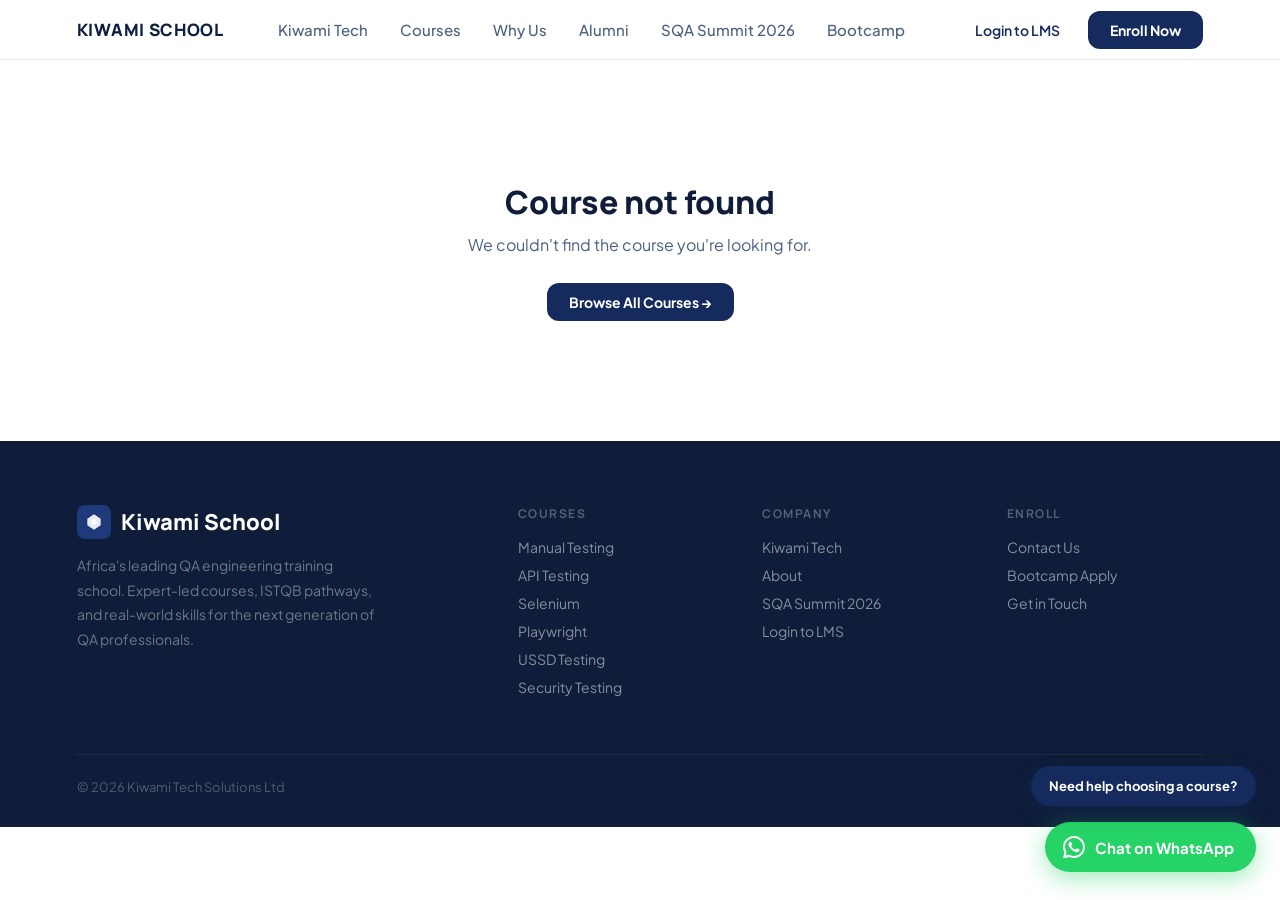
<file: course.html>
<!DOCTYPE html>
<html lang="en">
<head>
<meta charset="UTF-8">
<meta name="viewport" content="width=device-width, initial-scale=1.0">
<title>Kiwami School — Course</title>
<link href="https://fonts.googleapis.com/css2?family=Plus+Jakarta+Sans:ital,wght@0,300;0,400;0,500;0,600;0,700;0,800;1,400&family=Manrope:wght@400;500;600;700;800;900&display=swap" rel="stylesheet">
<style>
*,*::before,*::after{margin:0;padding:0;box-sizing:border-box;}
:root{
  --blue:#152b5e;--blue-dark:#0e1e42;--blue-light:#e8edf8;--blue-mid:#1e3a7a;
  --sky:#3a6db5;--ink:#0f1d3a;--ink2:#1e3050;--muted:#4a6080;--muted2:#8aa0b8;
  --surface:#ffffff;--bg:#f7f9fc;--bg2:#eef3fb;--border:#dce6f5;--border2:#c5d8f0;
  --green:#0e9f6e;--green-light:#e6f7f0;--accent:#e8622a;--yellow:#f5c842;
  --font:'Plus Jakarta Sans',sans-serif;--font2:'Manrope',sans-serif;
  --radius:12px;--radius-lg:18px;--radius-xl:24px;
}
html{scroll-behavior:smooth;}
body{font-family:var(--font);color:var(--ink);background:var(--surface);overflow-x:hidden;-webkit-font-smoothing:antialiased;}

/* ─ NAV ─ */
nav{background:var(--surface);position:sticky;top:0;z-index:100;border-bottom:1px solid var(--border);padding:0 6vw;display:flex;align-items:center;justify-content:space-between;height:60px;}
.logo{font-family:var(--font2);font-size:17px;font-weight:900;letter-spacing:.04em;color:var(--blue-dark);text-decoration:none;display:flex;align-items:center;gap:10px;}
.nav-links{display:flex;align-items:center;gap:32px;list-style:none;}
.nav-links a{color:var(--muted);text-decoration:none;font-size:15px;font-weight:500;transition:color .2s;}
.nav-links a:hover{color:var(--blue);}
.nav-right{display:flex;align-items:center;gap:12px;}
.btn-ghost{color:var(--blue);font-weight:600;font-size:14px;text-decoration:none;padding:8px 16px;border-radius:var(--radius);transition:background .2s;}
.btn-ghost:hover{background:var(--blue-light);}
.btn-solid{background:var(--blue);color:#fff;font-weight:700;font-size:14px;text-decoration:none;padding:10px 22px;border-radius:var(--radius);transition:all .2s;border:none;cursor:pointer;}
.btn-solid:hover{background:var(--blue-dark);}

/* Hamburger */
.nav-hamburger{display:none;flex-direction:column;justify-content:center;gap:5px;background:none;border:none;cursor:pointer;padding:8px;border-radius:8px;transition:background .2s;}
.nav-hamburger:hover{background:var(--blue-light);}
.nav-hamburger span{display:block;width:22px;height:2px;background:var(--blue);border-radius:2px;transition:all .3s;}
.nav-hamburger.open span:nth-child(1){transform:translateY(7px) rotate(45deg);}
.nav-hamburger.open span:nth-child(2){opacity:0;}
.nav-hamburger.open span:nth-child(3){transform:translateY(-7px) rotate(-45deg);}

/* Mobile menu */
.mobile-menu{display:none;position:fixed;top:0;left:0;right:0;bottom:0;z-index:99;background:var(--surface);padding:82px 6vw 40px;flex-direction:column;gap:8px;overflow-y:auto;}
.mobile-menu.open{display:flex;}
.mobile-menu a{color:var(--ink);text-decoration:none;font-size:18px;font-weight:600;padding:14px 0;border-bottom:1px solid var(--border);}
.mobile-menu a:hover{color:var(--blue);}
.mobile-menu-btns{display:flex;flex-direction:column;gap:10px;margin-top:20px;}
.mobile-menu-btns .btn-ghost{text-align:center;border:2px solid var(--border2);}
.mobile-menu-btns .btn-solid{text-align:center;padding:14px 22px;color:#fff;}

/* ─ BREADCRUMB ─ */
.breadcrumb{padding:16px 6vw;background:var(--bg);border-bottom:1px solid var(--border);font-size:13px;color:var(--muted2);}
.breadcrumb a{color:var(--muted);text-decoration:none;font-weight:500;}
.breadcrumb a:hover{color:var(--blue);}
.breadcrumb span{margin:0 8px;}

/* ─ COURSE HERO ─ */
.course-hero{background:var(--blue-dark);padding:60px 6vw 0;position:relative;overflow:hidden;}
.ch-blob{position:absolute;top:-150px;right:-150px;width:500px;height:500px;background:radial-gradient(circle,rgba(58,109,181,.2) 0%,transparent 65%);pointer-events:none;}
.ch-inner{max-width:1160px;margin:0 auto;display:grid;grid-template-columns:1fr 360px;gap:64px;align-items:flex-end;position:relative;z-index:1;}
.ch-left{padding-bottom:60px;}
.ch-track{display:inline-flex;align-items:center;gap:8px;background:rgba(255,255,255,.08);border:1px solid rgba(255,255,255,.12);color:rgba(255,255,255,.7);border-radius:100px;padding:6px 14px;font-size:12px;font-weight:700;margin-bottom:20px;letter-spacing:.5px;text-transform:uppercase;font-family:var(--font2);}
.ch-title{font-family:var(--font2);font-size:clamp(26px,4.5vw,54px);font-weight:900;color:#fff;line-height:1.08;letter-spacing:-1.5px;margin-bottom:16px;}
.ch-tagline{font-size:16px;color:rgba(255,255,255,.6);line-height:1.6;margin-bottom:28px;max-width:520px;}
.ch-meta{display:flex;gap:20px;flex-wrap:wrap;}
.ch-meta-item{display:flex;align-items:center;gap:8px;color:rgba(255,255,255,.55);font-size:14px;font-weight:500;}
.ch-meta-item strong{color:#fff;}
.stars{display:flex;align-items:center;gap:4px;}
.rating-val{font-family:var(--font2);font-size:16px;font-weight:800;color:#fff;margin-right:2px;}
.rating-count{font-size:13px;color:rgba(255,255,255,.45);font-weight:500;}
.ch-card-wrap{align-self:flex-end;padding-bottom:0;}
.course-card{background:var(--surface);border-radius:var(--radius-xl) var(--radius-xl) 0 0;padding:32px 28px 36px;box-shadow:0 -8px 40px rgba(0,0,0,.18);}
.cc-icon{width:56px;height:56px;border-radius:var(--radius-lg);display:flex;align-items:center;justify-content:center;font-size:26px;background:var(--blue-light);margin-bottom:20px;}

/* ── PRICE STYLES ── */
.cc-price{font-family:var(--font2);font-size:36px;font-weight:900;color:var(--ink);line-height:1;margin-bottom:4px;}
.cc-price-note{font-size:13px;color:var(--muted2);margin-bottom:24px;}
.sidebar-price{font-family:var(--font2);font-size:28px;font-weight:900;color:var(--ink);line-height:1;margin-bottom:20px;}

.btn-enroll{display:block;background:var(--blue);color:#fff;text-align:center;padding:16px;border-radius:var(--radius-lg);font-size:16px;font-weight:800;text-decoration:none;transition:all .25s;font-family:var(--font2);margin-bottom:12px;}
.btn-enroll:hover{background:var(--blue-dark);transform:translateY(-2px);box-shadow:0 8px 24px rgba(21,43,94,.3);}
.btn-whatsapp{display:block;background:#25D366;color:#fff;text-align:center;padding:14px;border-radius:var(--radius-lg);font-size:14px;font-weight:700;text-decoration:none;transition:all .25s;margin-bottom:20px;}
.btn-whatsapp:hover{background:#1ebe5d;}
.cc-details{display:flex;flex-direction:column;gap:12px;}
.cc-detail{display:flex;justify-content:space-between;align-items:center;font-size:14px;padding-bottom:12px;border-bottom:1px solid var(--border);}
.cc-detail:last-child{border-bottom:none;padding-bottom:0;}
.cc-detail-label{color:var(--muted2);font-weight:500;}
.cc-detail-val{color:var(--ink);font-weight:700;font-family:var(--font2);}

/* ─ MAIN LAYOUT ─ */
.course-body{max-width:1160px;margin:0 auto;padding:56px 6vw;display:grid;grid-template-columns:1fr 360px;gap:64px;align-items:flex-start;}
.cb-section{margin-bottom:52px;}
.cb-label{font-size:11px;font-weight:700;letter-spacing:2px;text-transform:uppercase;color:var(--blue);margin-bottom:16px;display:flex;align-items:center;gap:8px;font-family:var(--font2);}
.cb-label::before{content:'';width:16px;height:2px;background:var(--blue);border-radius:2px;}
.cb-title{font-family:var(--font2);font-size:clamp(20px,3vw,32px);font-weight:900;color:var(--ink);margin-bottom:16px;letter-spacing:-.5px;line-height:1.15;}
.cb-body{font-size:16px;color:var(--muted);line-height:1.8;}
.prereq-list{list-style:none;display:flex;flex-direction:column;gap:10px;margin-top:4px;}
.prereq-list li{display:flex;align-items:flex-start;gap:12px;font-size:15px;color:var(--muted);line-height:1.5;}
.prereq-list li::before{content:'✓';color:var(--green);font-weight:800;font-size:14px;margin-top:2px;flex-shrink:0;}
.curriculum{display:flex;flex-direction:column;gap:0;border-radius:var(--radius-lg);overflow:hidden;border:1.5px solid var(--border);}
.cw{border-bottom:1.5px solid var(--border);cursor:pointer;}
.cw:last-child{border-bottom:none;}
.cw-head{display:flex;align-items:center;gap:14px;padding:18px 22px;transition:background .2s;}
.cw-head:hover{background:var(--bg);}
.cw.open .cw-head{background:var(--blue-light);}
.cw-week{font-family:var(--font2);font-size:11px;font-weight:700;color:var(--blue);background:var(--blue-light);padding:3px 10px;border-radius:100px;white-space:nowrap;flex-shrink:0;}
.cw.open .cw-week{background:var(--blue);color:#fff;}
.cw-title{font-size:15px;font-weight:700;color:var(--ink);flex:1;font-family:var(--font2);}
.cw-arrow{color:var(--muted2);font-size:18px;transition:transform .25s;flex-shrink:0;}
.cw.open .cw-arrow{transform:rotate(90deg);color:var(--blue);}
.cw-body{display:none;padding:0 22px 18px 56px;}
.cw.open .cw-body{display:block;}
.cw-topics{list-style:none;display:flex;flex-direction:column;gap:8px;}
.cw-topics li{font-size:14px;color:var(--muted);display:flex;align-items:flex-start;gap:8px;line-height:1.5;}
.cw-topics li::before{content:'→';color:var(--blue);font-weight:700;flex-shrink:0;margin-top:1px;}
.course-sidebar{position:sticky;top:80px;}
.sidebar-card{background:var(--surface);border-radius:var(--radius-xl);border:1.5px solid var(--border);padding:28px;box-shadow:0 4px 24px rgba(21,43,94,.07);}
.sidebar-card+.sidebar-card{margin-top:20px;}

/* ── FIX BUG-003: hide the redundant sidebar enroll card on desktop,
     where the hero enrollment card (ch-card-wrap) is already visible.
     Below 961px the hero card is hidden (see .ch-card-wrap rule below),
     so the sidebar card remains the ONLY enroll card on mobile/tablet. ── */
@media(min-width:961px){
  .sidebar-card--enroll{display:none;}
}

/* ─ REVIEWS ─ */
.reviews-section{background:var(--bg);padding:64px 6vw;}
.reviews-inner{max-width:1160px;margin:0 auto;}
.reviews-header{display:flex;justify-content:space-between;align-items:flex-end;margin-bottom:40px;flex-wrap:wrap;gap:16px;}
.rating-big{display:flex;align-items:center;gap:20px;}
.rating-number{font-family:var(--font2);font-size:72px;font-weight:900;color:var(--ink);line-height:1;}
.rating-stars-big{display:flex;gap:4px;margin-bottom:6px;}
.rating-star-big{font-size:24px;}
.rating-label{font-size:14px;color:var(--muted);font-weight:500;}
.reviews-grid{display:grid;grid-template-columns:repeat(auto-fill,minmax(300px,1fr));gap:20px;}
.rcard{background:var(--surface);border-radius:var(--radius-xl);padding:26px;border:1.5px solid var(--border);transition:all .25s;position:relative;}
.rcard:hover{border-color:var(--border2);box-shadow:0 8px 32px rgba(21,43,94,.07);}
.rcard::before{content:'"';font-family:var(--font2);font-size:64px;color:var(--border2);line-height:1;position:absolute;top:14px;right:20px;font-weight:900;}
.rc-stars{display:flex;gap:3px;margin-bottom:14px;}
.rc-star{font-size:14px;}
.rc-text{font-size:14px;color:var(--muted);line-height:1.75;margin-bottom:20px;position:relative;z-index:1;}
.rc-author{display:flex;align-items:center;gap:10px;}
.rc-avatar{width:42px;height:42px;border-radius:50%;display:flex;align-items:center;justify-content:center;font-family:var(--font2);font-size:13px;font-weight:800;color:#fff;flex-shrink:0;}
.rc-name{font-size:14px;font-weight:700;color:var(--ink);font-family:var(--font2);}
.rc-role{font-size:12px;color:var(--muted2);margin-top:2px;}
.no-reviews{text-align:center;padding:48px;color:var(--muted2);font-size:15px;}

/* ─ CTA ─ */
.cta-banner{background:var(--blue);padding:72px 6vw;text-align:center;position:relative;overflow:hidden;}
.cta-banner::before{content:'';position:absolute;top:-80px;right:-80px;width:360px;height:360px;border-radius:50%;border:50px solid rgba(255,255,255,.04);}
.cta-inner{max-width:640px;margin:0 auto;position:relative;z-index:1;}
.cta-title{font-family:var(--font2);font-size:clamp(24px,4vw,44px);font-weight:900;color:#fff;letter-spacing:-1px;margin-bottom:14px;line-height:1.1;}
.cta-title i{font-style:italic;color:var(--yellow);}
.cta-sub{font-size:16px;color:rgba(255,255,255,.55);margin-bottom:32px;line-height:1.65;}
.cta-btns{display:flex;gap:14px;justify-content:center;flex-wrap:wrap;}
.btn-yellow{background:var(--yellow);color:var(--blue-dark);font-weight:800;font-size:16px;padding:16px 32px;border-radius:var(--radius-lg);text-decoration:none;transition:all .25s;font-family:var(--font2);}
.btn-yellow:hover{transform:translateY(-2px);box-shadow:0 10px 32px rgba(245,200,66,.3);}
.btn-outline-white{color:rgba(255,255,255,.75);font-size:15px;font-weight:600;text-decoration:none;padding:16px 28px;border:1.5px solid rgba(255,255,255,.2);border-radius:var(--radius-lg);transition:all .2s;}
.btn-outline-white:hover{color:#fff;border-color:rgba(255,255,255,.5);}

/* ─ FOOTER ─ */
footer{background:var(--ink);padding:64px 6vw 32px;}
.footer-grid{max-width:1160px;margin:0 auto;}
.footer-top{display:grid;grid-template-columns:2fr 1fr 1fr 1fr;gap:48px;margin-bottom:48px;}
.f-brand{font-family:var(--font2);font-size:22px;font-weight:900;color:#fff;text-decoration:none;display:flex;align-items:center;gap:10px;margin-bottom:14px;}
.f-mark{width:34px;height:34px;border-radius:8px;background:var(--blue-mid);display:flex;align-items:center;justify-content:center;}
.f-desc{font-size:14px;color:rgba(255,255,255,.4);line-height:1.75;max-width:300px;}
.f-col h5{font-size:12px;font-weight:700;letter-spacing:1.5px;text-transform:uppercase;color:rgba(255,255,255,.3);margin-bottom:16px;font-family:var(--font2);}
.f-col a{display:block;font-size:14px;color:rgba(255,255,255,.5);text-decoration:none;margin-bottom:10px;transition:color .2s;}
.f-col a:hover{color:#fff;}
.footer-bottom{border-top:1px solid rgba(255,255,255,.07);padding-top:24px;display:flex;justify-content:space-between;align-items:center;flex-wrap:wrap;gap:10px;}
.footer-bottom p{font-size:13px;color:rgba(255,255,255,.28);}

/* Tags */
.tag{font-size:10px;font-weight:700;padding:3px 9px;border-radius:6px;letter-spacing:.3px;font-family:var(--font2);}
.tag-pop{background:#fff4ed;color:#c44d10;}
.tag-istqb{background:var(--blue-light);color:var(--blue);}
.tag-hot{background:#fff0f0;color:#b52525;}
.tag-new{background:var(--green-light);color:#0a7a52;}

/* ─ NOT FOUND ─ */
.not-found{text-align:center;padding:120px 6vw;color:var(--muted);}
.not-found .nf-icon{font-size:64px;margin-bottom:20px;}
.not-found h2{font-family:var(--font2);font-size:32px;font-weight:900;color:var(--ink);margin-bottom:10px;}
.not-found p{font-size:16px;color:var(--muted);margin-bottom:28px;}

/* ─ WHATSAPP FLOAT ─ */
.wa-float{position:fixed;bottom:88px;right:24px;z-index:998;display:flex;align-items:center;gap:10px;background:#25D366;color:#fff;font-weight:700;font-size:15px;padding:14px 22px 14px 18px;border-radius:50px;text-decoration:none;box-shadow:0 6px 24px rgba(37,211,102,.45);transition:all .25s;font-family:var(--font);}
.wa-float:hover{background:#1ebe5d;transform:translateY(-3px);}
.wa-float svg{width:22px;height:22px;flex-shrink:0;}
@media(min-width:961px){.wa-float{bottom:28px;}}
@media(max-width:560px){.wa-float span{display:none;}.wa-float{padding:16px;border-radius:50%;}}

/* ─ MOBILE ENROLL BAR ─ */
.mobile-enroll-bar{display:none;position:fixed;bottom:0;left:0;right:0;background:var(--surface);border-top:1px solid var(--border);padding:12px 20px;z-index:200;gap:10px;align-items:center;box-shadow:0 -4px 20px rgba(0,0,0,.1);}
.meb-price{font-family:var(--font2);font-size:18px;font-weight:900;color:var(--ink);}
.meb-btn{flex:1;background:var(--blue);color:#fff;text-align:center;padding:13px;border-radius:var(--radius);font-size:15px;font-weight:800;text-decoration:none;font-family:var(--font2);cursor:pointer;border:none;}
.meb-btn:hover{background:var(--blue-dark);}

/* ─ RESPONSIVE ─ */
@media(max-width:960px){
  .ch-inner{grid-template-columns:1fr;}
  .ch-card-wrap{display:none;}
  .course-body{grid-template-columns:1fr;padding:36px 5vw;}
  .course-sidebar{position:static;}
  .footer-top{grid-template-columns:1fr 1fr;}
  .nav-links{display:none;}
  .nav-right{display:none;}
  .nav-hamburger{display:flex;}
  .mobile-enroll-bar{display:flex;}
}
@media(max-width:600px){
  .footer-top{grid-template-columns:1fr;}
  .course-hero{padding:40px 5vw 0;}
  .reviews-section{padding:48px 5vw;}
  nav{padding:0 5vw;}
  .breadcrumb{padding:12px 5vw;}
  .cta-btns{flex-direction:column;align-items:center;}
  .ch-left{padding-bottom:40px;}
}

/* ══════════════ COURSE FINDER POPUP ══════════════ */
.cf-overlay{position:fixed;inset:0;z-index:99999;background:rgba(15,29,58,.78);backdrop-filter:blur(6px);display:flex;align-items:center;justify-content:center;padding:20px;opacity:0;pointer-events:none;transition:opacity .3s ease;}
.cf-overlay.show{opacity:1;pointer-events:auto;}
.cf-box{background:var(--surface);border-radius:var(--radius-xl);max-width:600px;width:100%;max-height:92vh;overflow-y:auto;padding:40px 36px 32px;position:relative;box-shadow:0 30px 90px rgba(15,29,58,.4);transform:translateY(24px) scale(.97);transition:transform .35s cubic-bezier(.16,1,.3,1);}
.cf-overlay.show .cf-box{transform:translateY(0) scale(1);}
.cf-close{position:absolute;top:16px;right:16px;width:36px;height:36px;border-radius:50%;border:none;background:var(--bg2);color:var(--muted);font-size:16px;cursor:pointer;display:flex;align-items:center;justify-content:center;transition:all .2s;z-index:2;}
.cf-close:hover{background:var(--border);color:var(--ink);}
.cf-eyebrow{display:inline-flex;align-items:center;gap:7px;background:var(--green-light);color:var(--green);border-radius:100px;padding:6px 14px;font-size:12px;font-weight:700;margin-bottom:18px;font-family:var(--font2);}
.cf-eyebrow-dot{width:7px;height:7px;border-radius:50%;background:var(--green);}
.cf-progress{display:flex;gap:5px;margin-bottom:22px;}
.cf-dot{height:4px;flex:1;background:var(--border);border-radius:2px;overflow:hidden;}
.cf-dot span{display:block;height:100%;width:0;background:var(--blue);transition:width .3s;}
.cf-dot.done span{width:100%;}
.cf-step-lbl{font-size:11px;font-weight:700;letter-spacing:1px;text-transform:uppercase;color:var(--muted2);margin-bottom:8px;font-family:var(--font2);}
.cf-q{font-family:var(--font2);font-weight:800;font-size:24px;color:var(--ink);line-height:1.3;margin-bottom:24px;letter-spacing:-.3px;}
.cf-opts{display:flex;flex-direction:column;gap:10px;}
.cf-opt{text-align:left;background:var(--bg);border:1.5px solid var(--border);border-radius:var(--radius);padding:15px 18px;font-family:var(--font);font-weight:600;font-size:14.5px;color:var(--ink);cursor:pointer;transition:all .2s;display:flex;align-items:center;justify-content:space-between;gap:1rem;width:100%;}
.cf-opt:hover{border-color:var(--blue);background:var(--blue-light);color:var(--blue);}
.cf-opt .go{opacity:0;transition:opacity .15s;color:var(--blue);flex-shrink:0;}
.cf-opt:hover .go{opacity:1;}
.cf-back{margin-top:18px;font-size:13px;font-weight:700;color:var(--muted2);background:none;border:none;cursor:pointer;display:flex;align-items:center;gap:4px;font-family:var(--font);}
.cf-back:hover{color:var(--blue);}
.cf-result{display:flex;flex-direction:column;align-items:center;text-align:center;gap:6px;padding-top:8px;}
.cf-badge{font-size:11px;font-weight:700;letter-spacing:1px;text-transform:uppercase;color:var(--green);background:var(--green-light);padding:6px 14px;border-radius:100px;margin-bottom:8px;font-family:var(--font2);}
.cf-result h2{font-family:var(--font2);font-weight:900;font-size:26px;color:var(--ink);line-height:1.2;letter-spacing:-.5px;}
.cf-result .sub{font-size:13px;font-weight:700;color:var(--accent);margin-top:2px;}
.cf-result p{font-size:14.5px;color:var(--muted);line-height:1.7;max-width:440px;margin-top:10px;}
.cf-result-btns{display:flex;gap:10px;margin-top:24px;flex-wrap:wrap;justify-content:center;}
.cf-btn-yellow{background:var(--yellow);color:var(--blue-dark);font-family:var(--font2);font-weight:800;font-size:14px;padding:13px 26px;border-radius:var(--radius-lg);text-decoration:none;display:inline-flex;align-items:center;gap:6px;}
.cf-btn-yellow:hover{transform:translateY(-2px);box-shadow:0 10px 28px rgba(245,200,66,.35);}
.cf-btn-ghost{background:transparent;color:var(--blue);font-weight:700;font-size:14px;padding:12px 22px;border-radius:var(--radius-lg);text-decoration:none;border:1.5px solid var(--border2);display:inline-flex;align-items:center;gap:6px;}
.cf-btn-ghost:hover{background:var(--blue-light);}
.cf-restart{margin-top:20px;font-size:13px;font-weight:700;color:var(--muted2);background:none;border:none;cursor:pointer;font-family:var(--font);}
.cf-restart:hover{color:var(--ink);}
@media(max-width:600px){.cf-box{padding:32px 22px 26px;}.cf-q{font-size:20px;}}

.cf-reopen{position:fixed;bottom:154px;right:24px;z-index:998;background:var(--blue);color:#fff;font-weight:700;font-size:13px;padding:12px 18px;border-radius:50px;border:none;cursor:pointer;box-shadow:0 6px 20px rgba(21,43,94,.3);display:flex;align-items:center;gap:8px;font-family:var(--font);transition:all .25s;}
.cf-reopen:hover{background:var(--blue-dark);transform:translateY(-2px);box-shadow:0 10px 26px rgba(21,43,94,.4);}
.cf-reopen .cfr-text{display:none;}
@media(min-width:961px){.cf-reopen{bottom:94px;}}
@media(max-width:560px){
  .cf-reopen{bottom:150px;right:20px;padding:11px 14px;font-size:12px;gap:5px;}
  .cf-reopen .cfr-text{display:inline;}
  .cf-reopen .cfr-full{display:none;}
}

.course-hero::before{content:"";position:absolute;inset:0;background:var(--hero-img,none) no-repeat right var(--hero-x,18vw) top 6% / cover}
.course-hero::after{content:"";position:absolute;inset:0;background:linear-gradient(90deg,rgba(14,30,66,.94) 0%,rgba(14,30,66,.78) 45%,rgba(14,30,66,.5) 100%)}
.ch-blob{display:none}
@media(max-width:960px){.course-hero::before{background-position:62% 30%}.course-hero::after{background:rgba(14,30,66,.84)}}
</style>
</head>

<a href="https://wa.me/254110436849" class="wa-float" target="_blank" rel="noopener">
  <svg viewBox="0 0 24 24" fill="currentColor">
    <path d="M17.472 14.382c-.297-.149-1.758-.867-2.03-.967-.273-.099-.471-.148-.67.15-.197.297-.767.966-.94 1.164-.173.199-.347.223-.644.075-.297-.15-1.255-.463-2.39-1.475-.883-.788-1.48-1.761-1.653-2.059-.173-.297-.018-.458.13-.606.134-.133.298-.347.446-.52.149-.174.198-.298.298-.497.099-.198.05-.371-.025-.52-.075-.149-.669-1.612-.916-2.207-.242-.579-.487-.5-.669-.51-.173-.008-.371-.01-.57-.01-.198 0-.52.074-.792.372-.272.297-1.04 1.016-1.04 2.479 0 1.462 1.065 2.875 1.213 3.074.149.198 2.096 3.2 5.077 4.487.709.306 1.262.489 1.694.625.712.227 1.36.195 1.871.118.571-.085 1.758-.719 2.006-1.413.248-.694.248-1.289.173-1.413-.074-.124-.272-.198-.57-.347z"/>
    <path d="M12 0C5.373 0 0 5.373 0 12c0 2.123.554 4.116 1.523 5.847L.057 23.882a.5.5 0 0 0 .606.663l6.266-1.643A11.94 11.94 0 0 0 12 24c6.627 0 12-5.373 12-12S18.627 0 12 0zm0 21.818a9.808 9.808 0 0 1-5.032-1.389l-.36-.214-3.733.979.995-3.636-.234-.374A9.808 9.808 0 0 1 2.182 12C2.182 6.57 6.57 2.182 12 2.182S21.818 6.57 21.818 12 17.43 21.818 12 21.818z"/>
  </svg>
  <span>Chat on WhatsApp</span>
</a>

<button class="cf-reopen" onclick="cfReopenManual()" aria-label="Need help choosing a course?">
  🤔 <span class="cfr-full">Need help choosing a course?</span><span class="cfr-text">Find My Course</span>
</button>

<body>

<!-- COURSE FINDER POPUP -->
<div class="cf-overlay" id="cfOverlay">
  <div class="cf-box">
    <button class="cf-close" onclick="cfClose()" aria-label="Close">✕</button>
    <div id="cfCard"></div>
  </div>
</div>

<!-- NAV -->
<nav>
  <a href="index.html" class="logo">KIWAMI SCHOOL</a>
  <ul class="nav-links">
    <li><a href="https://kiwamitech.com" target="_blank">Kiwami Tech</a></li>
    <li><a href="index.html#courses">Courses</a></li>
    <li><a href="index.html#why">Why Us</a></li>
    <li><a href="index.html#testimonials">Alumni</a></li>
    <li><a href="https://kiwamitech.com/sqasummit2026/" target="_blank">SQA Summit 2026</a></li>
    <li><a href="index.html#bootcamp">Bootcamp</a></li>
  </ul>
  <div class="nav-right">
    <a href="https://learning.kiwamitech.com/" class="btn-ghost" target="_blank">Login to LMS</a>
    <a href="javascript:void(0)" class="btn-solid" onclick="cfReopenManual()">Enroll Now</a>
  </div>
  <button class="nav-hamburger" id="hamburger" aria-label="Open menu">
    <span></span><span></span><span></span>
  </button>
</nav>

<!-- Mobile menu -->
<div class="mobile-menu" id="mobileMenu">
  <a href="https://kiwamitech.com" target="_blank">Kiwami Tech</a>
  <a href="index.html#courses">Courses</a>
  <a href="index.html#why">Why Us</a>
  <a href="index.html#testimonials">Alumni</a>
  <a href="https://kiwamitech.com/sqasummit2026/" target="_blank">SQA Summit 2026</a>
  <a href="index.html#bootcamp">Bootcamp</a>
  <div class="mobile-menu-btns">
    <a href="https://learning.kiwamitech.com/" class="btn-ghost" target="_blank">Login to LMS</a>
    <a href="javascript:void(0)" class="btn-solid" onclick="cfReopenManual();closeMenu()">Enroll Now</a>
  </div>
</div>

<!-- Dynamic content -->
<div id="app"></div>

<!-- Mobile sticky enroll bar -->
<div class="mobile-enroll-bar" id="mobileBar">
  <div class="meb-price" id="mobilePrice"></div>
  <button class="meb-btn" id="mebBtn">Enroll Now →</button>
</div>

<script src="courses-data.js"></script>
<script>
// ── HAMBURGER ─────────────────────────────────────────────────
const hamburger = document.getElementById('hamburger');
const mobileMenu = document.getElementById('mobileMenu');
hamburger.addEventListener('click', () => {
  const isOpen = mobileMenu.classList.toggle('open');
  hamburger.classList.toggle('open', isOpen);
  document.body.style.overflow = isOpen ? 'hidden' : '';
});
function closeMenu() {
  mobileMenu.classList.remove('open');
  hamburger.classList.remove('open');
  document.body.style.overflow = '';
}
document.addEventListener('keydown', e => {
  if (e.key === 'Escape') {
    mobileMenu.classList.remove('open');
    hamburger.classList.remove('open');
    document.body.style.overflow = '';
  }
});

// ── HELPERS ───────────────────────────────────────────────────
function stars(rating, size = 'normal') {
  const full = Math.floor(rating);
  const cls = size === 'big' ? 'rating-star-big' : 'rc-star';
  let s = '';
  for (let i = 0; i < full; i++) s += `<span class="${cls}">⭐</span>`;
  return s;
}
function fmt(price) {
  if (!price) return 'Enquire';
  return 'KSH ' + Number(price).toLocaleString();
}

// ── LOAD COURSE ───────────────────────────────────────────────
const params = new URLSearchParams(window.location.search);
const id = params.get('id');
const course = id && COURSES[id];

if (!course) {
  document.getElementById('app').innerHTML = `
    <div class="not-found">
      <div class="nf-icon">🔍</div>
      <h2>Course not found</h2>
      <p>We couldn't find the course you're looking for.</p>
      <a href="index.html#courses" class="btn-solid" style="display:inline-block;">Browse All Courses →</a>
    </div>
    ${footerHTML()}
  `;
} else {
  document.title = `${course.title} — Kiwami School`;
  renderCourse(course);
}

// ── RENDER ────────────────────────────────────────────────────
function renderCourse(c) {
  c = { ...c, cohort: cohortLabel(c) };
  const prereqs = c.prerequisites.map(p => `<li>${p}</li>`).join('');
  const curriculum = c.curriculum.map((w, i) => `
    <div class="cw${i === 0 ? ' open' : ''}" onclick="toggleWeek(this)">
      <div class="cw-head">
        <span class="cw-week">${w.week}</span>
        <span class="cw-title">${w.title}</span>
        <span class="cw-arrow">›</span>
      </div>
      <div class="cw-body">
        <ul class="cw-topics">${w.topics.map(t => `<li>${t}</li>`).join('')}</ul>
      </div>
    </div>
  `).join('');

  // BUG-002 fix: previously this always fell back to "Be the first to
  // complete this course and share your story!" whenever c.testimonials
  // was empty — even when c.rating/c.reviews claimed real review counts
  // (e.g. 4.7 stars, 38 reviews). That's a contradiction: the hero shows
  // "38 reviews" while the reviews section says nobody has reviewed it
  // yet. Until real testimonial text is added to courses-data.js, show
  // an honest message that acknowledges the rating exists without
  // implying zero students have taken the course.
  const reviewCards = c.testimonials.length > 0
    ? c.testimonials.map(t => `
        <div class="rcard">
          <div class="rc-stars">${'⭐'.repeat(5)}</div>
          <div class="rc-text">${t.text}</div>
          <div class="rc-author">
            <div class="rc-avatar" style="background:${t.color};">${t.avatar}</div>
            <div><div class="rc-name">${t.name}</div><div class="rc-role">${t.role}</div></div>
          </div>
        </div>`).join('')
    : (c.reviews > 0
        ? `<div class="no-reviews">⭐ ${c.reviews} students have rated this course ${c.rating}/5 — written reviews are being added soon.</div>`
        : `<div class="no-reviews">⭐ Be the first to complete this course and share your story!</div>`);

  const enrollHref = `contact.html?course=${c.id}`;

  // ── Price blocks ──────────────────────────────────────────
  const heroPriceBlock = c.price
    ? `<div class="cc-price">${fmt(c.price)}</div>`
    : `<div class="cc-price">Enquire for pricing</div>`;

  const sidebarPriceBlock = c.price
    ? `<div class="sidebar-price">${fmt(c.price)}</div>`
    : `<div class="sidebar-price">Enquire</div>`;

  document.getElementById('app').innerHTML = `
    <div class="breadcrumb">
      <a href="index.html">Home</a><span>›</span>
      <a href="index.html#courses">Courses</a><span>›</span>
      ${c.title}
    </div>

    <div class="course-hero" ${c.image ? `style="--hero-img:url('${c.image}');--hero-x:${c.heroX||'18vw'}"` : ''}>
      <div class="ch-blob"></div>
      <div class="ch-inner">
        <div class="ch-left">
          <div class="ch-track">${c.track} Track</div>
          <h1 class="ch-title">${c.title}</h1>
          <p class="ch-tagline">${c.tagline}</p>
          <div class="ch-meta">
            <div class="ch-meta-item">⏱ <strong>${c.duration}</strong></div>
            <div class="ch-meta-item">📅 <strong>${c.cohort}</strong></div>
            <div class="ch-meta-item">🖥 <strong>${c.mode}</strong></div>
            <div class="ch-meta-item">
              <span class="rating-val">${c.rating}</span>
              <div class="stars">${stars(c.rating)}</div>
              <span class="rating-count">(${c.reviews} reviews)</span>
            </div>
          </div>
        </div>
        <div class="ch-card-wrap">
          <div class="course-card">
            ${heroPriceBlock}
            <div class="cc-price-note">Full course · All materials included</div>
            <a href="${enrollHref}" class="btn-enroll">Contact Us to Enroll →</a>
            <div class="cc-details">
              <div class="cc-detail"><span class="cc-detail-label">Duration</span><span class="cc-detail-val">${c.duration}</span></div>
              <div class="cc-detail"><span class="cc-detail-label">Next Cohort</span><span class="cc-detail-val">${c.cohort}</span></div>
              <div class="cc-detail"><span class="cc-detail-label">Mode</span><span class="cc-detail-val">Virtual · Hybrid</span></div>
              <div class="cc-detail"><span class="cc-detail-label">Rating</span><span class="cc-detail-val">${c.rating} ⭐ (${c.reviews})</span></div>
            </div>
          </div>
        </div>
      </div>
    </div>

    <div class="course-body">
      <div class="course-content">
        <div class="cb-section">
          <div class="cb-label">About This Course</div>
          <p class="cb-body">${c.description}</p>
        </div>
        <div class="cb-section">
          <div class="cb-label">Prerequisites</div>
          <h2 class="cb-title">What you'll need</h2>
          <ul class="prereq-list">${prereqs}</ul>
        </div>
        <div class="cb-section" id="enrollAnchor">
          <div class="cb-label">Curriculum</div>
          <h2 class="cb-title">What you'll learn</h2>
          <div class="curriculum" style="margin-top:20px;">${curriculum}</div>
        </div>
      </div>

      <div class="course-sidebar">
        <div class="sidebar-card sidebar-card--enroll">
          ${sidebarPriceBlock}
          <div class="cc-price-note" style="margin-bottom:20px;">Full course · All materials included</div>
          <a href="${enrollHref}" class="btn-enroll">Contact Us to Enroll →</a>
          <div class="cc-details">
            <div class="cc-detail"><span class="cc-detail-label">Duration</span><span class="cc-detail-val">${c.duration}</span></div>
            <div class="cc-detail"><span class="cc-detail-label">Next Cohort</span><span class="cc-detail-val">${c.cohort}</span></div>
            <div class="cc-detail"><span class="cc-detail-label">Mode</span><span class="cc-detail-val">Virtual · Hybrid</span></div>
            <div class="cc-detail"><span class="cc-detail-label">Rating</span><span class="cc-detail-val">${c.rating} ⭐ (${c.reviews})</span></div>
          </div>
        </div>
        <div class="sidebar-card">
          <div style="font-size:12px;font-weight:700;letter-spacing:1.5px;text-transform:uppercase;color:var(--muted2);margin-bottom:14px;font-family:var(--font2);">OTHER COURSES</div>
          ${Object.values(COURSES).filter(x => x.id !== c.id).slice(0,4).map(x => `
            <a href="course.html?id=${x.id}" style="display:flex;align-items:center;gap:10px;text-decoration:none;padding:10px 0;border-bottom:1px solid var(--border);">
              <div>
                <div style="font-size:13px;font-weight:700;color:var(--ink);font-family:var(--font2);">${x.title}</div>
                <div style="font-size:12px;color:var(--muted2);margin-top:2px;">${x.duration} · ${fmt(x.price)}</div>
              </div>
            </a>`).join('')}
        </div>
      </div>
    </div>

    <div class="reviews-section">
      <div class="reviews-inner">
        <div class="reviews-header">
          <div>
            <div style="font-size:12px;font-weight:700;letter-spacing:2px;text-transform:uppercase;color:var(--blue);margin-bottom:12px;font-family:var(--font2);">Student Reviews</div>
            <h2 style="font-family:var(--font2);font-size:clamp(22px,3.5vw,38px);font-weight:900;color:var(--ink);letter-spacing:-.5px;">What our students say</h2>
          </div>
          <div class="rating-big">
            <div class="rating-number">${c.rating}</div>
            <div>
              <div class="rating-stars-big">${stars(c.rating, 'big')}</div>
              <div class="rating-label">${c.reviews} student reviews</div>
            </div>
          </div>
        </div>
        <div class="reviews-grid">${reviewCards}</div>
      </div>
    </div>

    <div class="cta-banner">
      <div class="cta-inner">
        <h2 class="cta-title">Ready to start your<br><i>QA career?</i></h2>
        <p class="cta-sub">Reach out to our team and we'll walk you through everything — course fit, schedule, and next steps.</p>
        <div class="cta-btns">
          <a href="${enrollHref}" class="btn-yellow">Contact Us to Enroll →</a>
          <a href="index.html#courses" class="btn-outline-white">Browse Other Courses</a>
        </div>
      </div>
    </div>

    ${footerHTML()}
  `;

  // ── Mobile bar: set price + wire up button ─────────────────
  const priceEl = document.getElementById('mobilePrice');
  const mebBtn  = document.getElementById('mebBtn');
  if (priceEl) priceEl.textContent = c.price ? fmt(c.price) : 'Enquire';
  if (mebBtn)  mebBtn.addEventListener('click', () => { window.location.href = enrollHref; });
}

function footerHTML() {
  return `
    <footer>
      <div class="footer-grid">
        <div class="footer-top">
          <div>
            <a href="index.html" class="f-brand">
              <div class="f-mark"><svg viewBox="0 0 18 18" fill="none" width="20"><path d="M9 2L3 6v6l6 4 6-4V6L9 2z" fill="white" opacity=".9"/><circle cx="9" cy="9" r="2.5" fill="white"/></svg></div>
              Kiwami School
            </a>
            <p class="f-desc">Africa's leading QA engineering training school. Expert-led courses, ISTQB pathways, and real-world skills for the next generation of QA professionals.</p>
          </div>
          <div class="f-col">
            <h5>Courses</h5>
            <a href="course.html?id=manual-testing-istqb">Manual Testing</a>
            <a href="course.html?id=api-testing-postman">API Testing</a>
            <a href="course.html?id=selenium">Selenium</a>
            <a href="course.html?id=playwright-typescript">Playwright</a>
            <a href="course.html?id=ussd-testing">USSD Testing</a>
            <a href="course.html?id=security-testing">Security Testing</a>
          </div>
          <div class="f-col">
            <h5>Company</h5>
            <a href="https://kiwamitech.com" target="_blank">Kiwami Tech</a>
            <a href="https://kiwamitech.com/about.html" target="_blank">About</a>
            <a href="https://kiwamitech.com/sqasummit2026/" target="_blank">SQA Summit 2026</a>
            <a href="https://learning.kiwamitech.com/" target="_blank">Login to LMS</a>
          </div>
          <div class="f-col">
            <h5>Enroll</h5>
            <a href="contact.html">Contact Us</a>
            <a href="https://forms.gle/xbjheoCrfStsnLfc8">Bootcamp Apply</a>
            <a href="contact.html">Get in Touch</a>
          </div>
        </div>
        <div class="footer-bottom">
          <p>© 2026 Kiwami Tech Solutions Ltd</p>
          <p>Nairobi, Kenya</p>
        </div>
      </div>
    </footer>`;
}

function toggleWeek(el) {
  el.classList.toggle('open');
}

// ══════════════ COURSE FINDER POPUP LOGIC ══════════════
(function(){
  const SCHOOL_CONTACT = "contact.html";
  const WA_LINK = "https://wa.me/254110436849";

  const tree = {
    student: { q:"Are you a student?", opts:[
      {l:"Yes, I'm a student", n:"result_intro"},
      {l:"No, I'm not a student", n:"newToTesting"}
    ]},
    newToTesting: { q:"Are you new to software testing?", opts:[
      {l:"Yes, I'm completely new to this", n:"entryType"},
      {l:"No, I have some experience already", n:"qaEngineer"}
    ]},
    entryType: { q:"What are you looking for?", opts:[
      {l:"A shorter, career-entry course", n:"result_manual"},
      {l:"A complete QA career path", n:"result_fullstack"}
    ]},
    qaEngineer: { q:"Are you already working as a QA Engineer?", opts:[
      {l:"Yes, I'm a QA Engineer", n:"qaFocus"},
      {l:"No, none of the above quite fit", n:"result_fallback"}
    ]},
    qaFocus: { q:"What would you like to focus on?", opts:[
      {l:"Grow in a specific technical area", n:"growthArea"},
      {l:"Pursue ISTQB Certification", n:"istqbFoundationCheck"}
    ]},
    growthArea: { q:"Which area would you like to grow in?", opts:[
      {l:"Test Automation", n:"automationType"},
      {l:"Non-Functional Testing", n:"nonFunctionalType"},
      {l:"AI in Testing", n:"result_ai"}
    ]},
    automationType: { q:"Which automation path interests you?", opts:[
      {l:"Complete Automation Career Path", n:"result_automationBootcamp"},
      {l:"Robot Framework", n:"result_robot"},
      {l:"Playwright", n:"result_playwright"}
    ]},
    nonFunctionalType: { q:"Which non-functional area interests you?", opts:[
      {l:"Performance Testing", n:"result_performance"},
      {l:"Security Testing", n:"result_security"}
    ]},
    istqbFoundationCheck: { q:"Do you already have your ISTQB Foundation Level certification?", opts:[
      {l:"Yes, I have Foundation Level", n:"istqbAdvancedChoice"},
      {l:"No, not yet", n:"result_istqbFoundation"}
    ]},
    istqbAdvancedChoice: { q:"Which advanced specialization interests you?", opts:[
      {l:"Advanced Test Automation", n:"result_advAutomation"},
      {l:"Performance Testing Specialist", n:"result_perfSpecialist"},
      {l:"Security Testing Specialist", n:"result_secSpecialist"}
    ]},

    result_intro:{r:true,t:"Introduction to Software Testing",s:"Best for students exploring QA",d:"A beginner-friendly course covering the fundamentals of software testing — perfect for students exploring QA as a career path.",link:"https://kiwamitech.com/school/course.html?id=intro-testing"},
    result_manual:{r:true,t:"Manual Testing + AI in Manual Testing",s:"+ ISTQB Foundation Voucher included",d:"A focused, career-entry course covering manual testing fundamentals plus practical AI-assisted testing techniques.",link:"https://kiwamitech.com/school/course.html?id=manual-testing-istqb"},
    result_fullstack:{r:true,t:"FullStack QA Bootcamp",s:"Manual + Automation + Performance + AI",d:"Our most comprehensive program — covering the complete QA skillset from manual testing through automation, performance, and AI in testing.",link:"https://kiwamitech.com/school/course.html?id=bootcamp-2026"},
    result_fallback:{r:true,t:"Let's find the right fit together",s:"",d:"Your background doesn't fit neatly into one box — and that's okay. You can visit our website to enroll or talk to our team directly and we'll recommend the right course for you.",link:"https://kiwamitech.com/school/"},
    result_ai:{r:true,t:"AI in Testing & AI System Validation",s:"",d:"Learn to apply AI tools within testing workflows and validate AI-driven systems — a fast-growing specialization.", link:"https://kiwamitech.com/school/course.html?id=bootcamp-ai-testing"},
    result_automationBootcamp:{r:true,t:"Test Automation + AI Bootcamp",s:"Complete Automation Career Path",d:"A complete automation career path combining core automation engineering skills with AI-assisted testing techniques.", link:"https://kiwamitech.com/school/course.html?id=bootcamp-test-automation-ai"},
    result_robot:{r:true,t:"Robot Framework Specialization",s:"",d:"A focused, deep-dive specialization in Robot Framework for test automation.", link:"https://kiwamitech.com/school/course.html?id=robot-framework"},
    result_playwright:{r:true,t:"Playwright with TypeScript",s:"",d:"Master modern web automation using Playwright and TypeScript — one of the fastest-growing automation tools in the industry.", link:"https://kiwamitech.com/school/course.html?id=playwright-typescript"},
    result_performance:{r:true,t:"Performance Testing",s:"",d:"Learn load, stress, and performance testing methodologies and tools used to safeguard production systems.", link:"https://kiwamitech.com/school/course.html?id=performance-testing"},
    result_security:{r:true,t:"Security Testing",s:"",d:"Learn vulnerability assessment and penetration testing fundamentals to help safeguard applications and data.", link:"https://kiwamitech.com/school/course.html?id=security-testing"},
    result_istqbFoundation:{r:true,t:"ISTQB Foundation Level Prep",s:"",d:"Get certified with our ISTQB Foundation Level preparation course — the internationally recognised starting point for QA certification.", link:"https://kiwamitech.com/school/course.html?id=istqb-foundation-prep"},
    result_advAutomation:{r:true,t:"Advanced Test Automation",s:"ISTQB Advanced Level",d:"An ISTQB Advanced Level certification track focused on test automation engineering.", link:"https://kiwamitech.com/school/course.html?id=istqb-advanced-voucher"},
    result_perfSpecialist:{r:true,t:"Performance Testing Specialist",s:"ISTQB Advanced Level",d:"An ISTQB Advanced specialization track focused on performance testing.", link:"https://kiwamitech.com/school/course.html?id=performance-testing-istqb"},
    result_secSpecialist:{r:true,t:"Security Testing Specialist",s:"ISTQB Advanced Level",d:"An ISTQB Advanced specialization track focused on security testing.", link:"https://kiwamitech.com/school/course.html?id=security-testing-istqb"}
  };

  let history = [];
  let current = "student";
  const totalSteps = 5;

  function render(){
    const card = document.getElementById('cfCard');
    const node = tree[current];

    if(node.r){
      const enrollLink = node.link || SCHOOL_CONTACT;
      card.innerHTML = `
        <div class="cf-result">
          <div class="cf-badge">Recommended Course</div>
          <h2>${node.t}</h2>
          ${node.s ? `<div class="sub">${node.s}</div>` : ''}
          <p>${node.d}</p>
          <div class="cf-result-btns">
            <a class="cf-btn-yellow" href="${enrollLink}">Enroll Now →</a>
            <a class="cf-btn-ghost" href="${WA_LINK}" target="_blank">Talk to an Advisor</a>
          </div>
          <button class="cf-restart" onclick="cfRestart()">↺ Start Over</button>
        </div>`;
      return;
    }

    const stepNum = history.length + 1;
    let dots = '';
    for(let i=0;i<totalSteps;i++){
      dots += `<div class="cf-dot ${i < stepNum ? 'done' : ''}"><span></span></div>`;
    }
    let opts = '';
    node.opts.forEach(o=>{
      opts += `<button class="cf-opt" onclick="cfChoose('${o.n}')">${o.l}<span class="go">→</span></button>`;
    });

    card.innerHTML = `
      <div class="cf-eyebrow"><span class="cf-eyebrow-dot"></span>Find Your Course</div>
      <div class="cf-progress">${dots}</div>
      <div class="cf-step-lbl">Question ${stepNum}</div>
      <div class="cf-q">${node.q}</div>
      <div class="cf-opts">${opts}</div>
      ${history.length ? `<button class="cf-back" onclick="cfBack()">← Back</button>` : ''}
    `;
  }

  window.cfChoose = function(next){ history.push(current); current = next; render(); };
  window.cfBack = function(){ current = history.pop(); render(); };
  window.cfRestart = function(){ history = []; current = "student"; render(); };

  window.cfClose = function(){
    document.getElementById('cfOverlay').classList.remove('show');
    document.body.style.overflow = '';
  };

  function cfOpen(){
    document.getElementById('cfOverlay').classList.add('show');
    document.body.style.overflow = 'hidden';
  }

  window.cfReopenManual = function(){
    history = [];
    current = "student";
    render();
    cfOpen();
  };

  document.getElementById('cfOverlay').addEventListener('click', function(e){
    if(e.target.id === 'cfOverlay') window.cfClose();
  });
  document.addEventListener('keydown', function(e){
    if(e.key === 'Escape') window.cfClose();
  });

  render();
})();
</script>
<script src="no-emoji.js"></script>
</body>
</html>
</file>
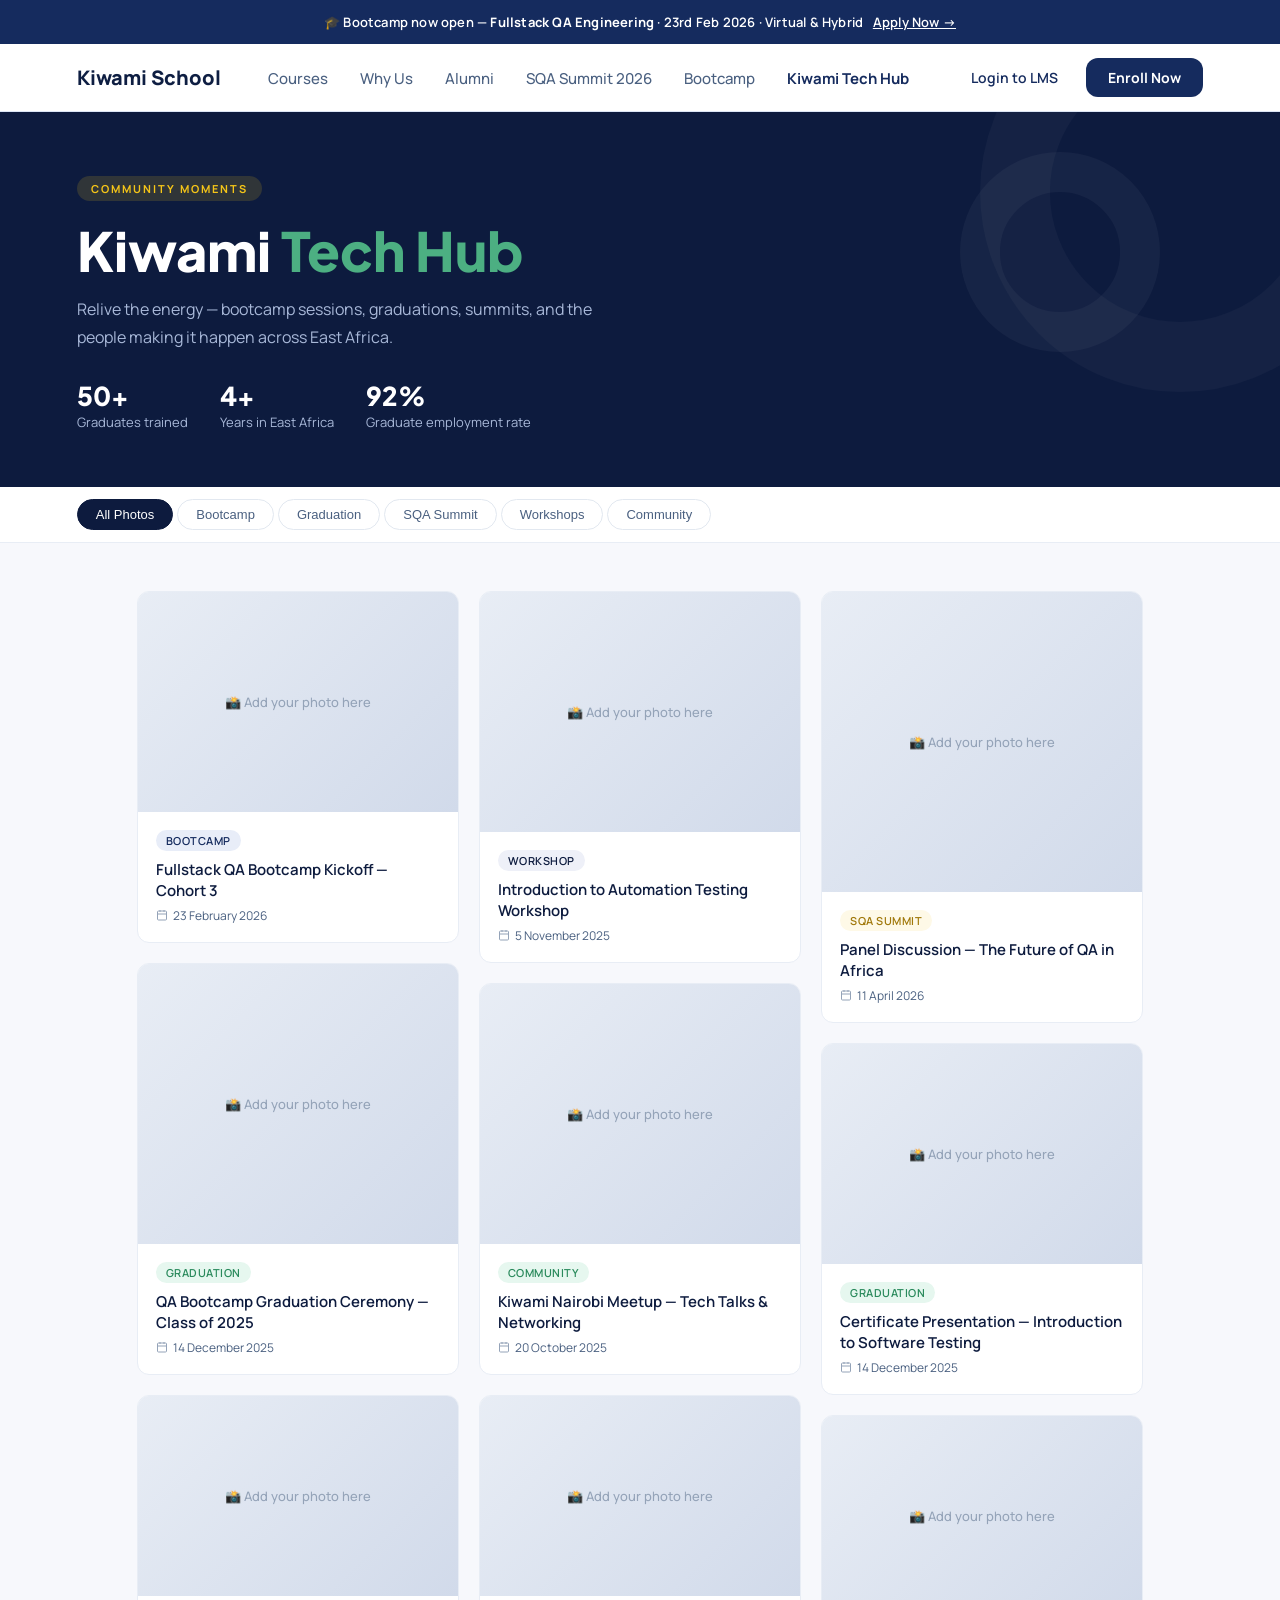
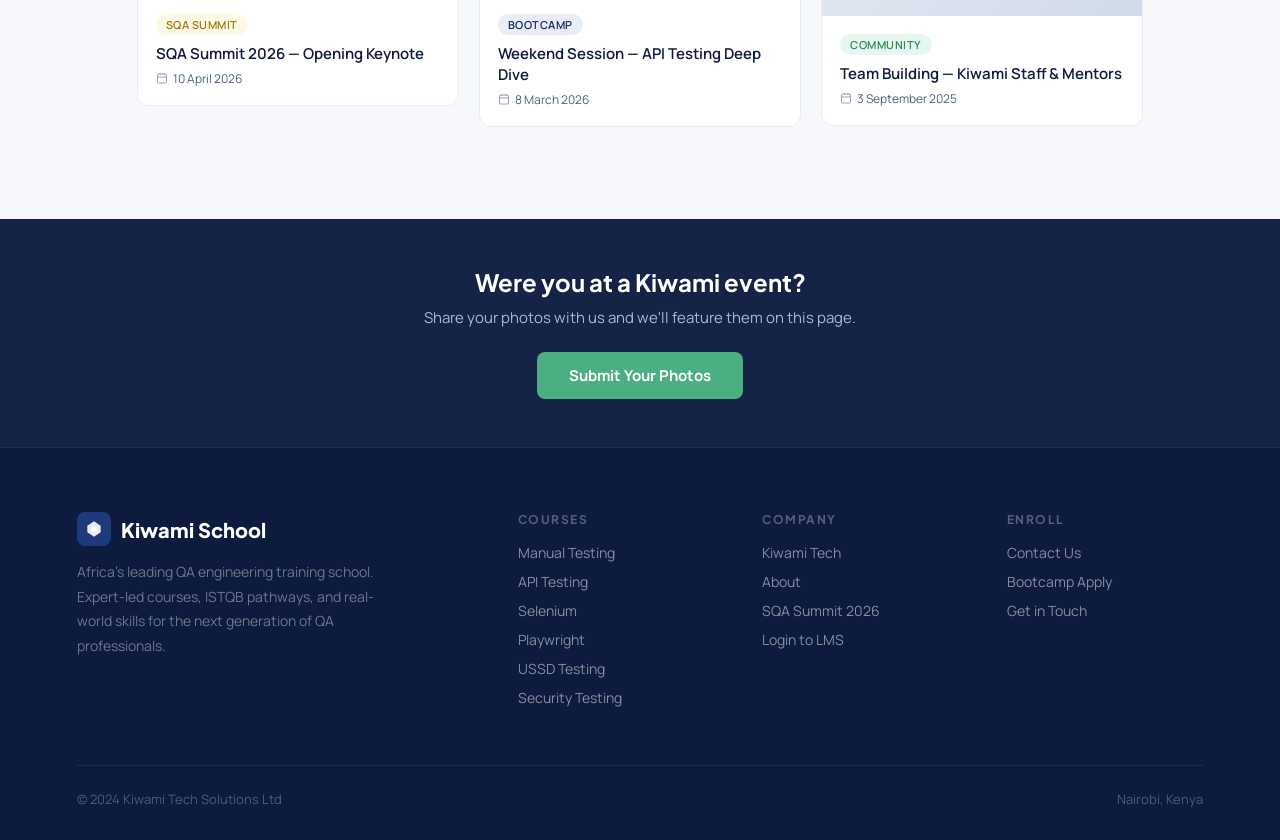
<file: hub.html>
<!DOCTYPE html>
<html lang="en">
<head>
<meta charset="UTF-8"/>
<meta name="viewport" content="width=device-width,initial-scale=1.0"/>
<title>Kiwami Tech Hub</title>
<link rel="preconnect" href="https://fonts.googleapis.com"/>
<link rel="preconnect" href="https://fonts.gstatic.com" crossorigin/>
<link href="https://fonts.googleapis.com/css2?family=Plus+Jakarta+Sans:ital,wght@0,300;0,400;0,500;0,600;0,700;0,800;1,400&family=Manrope:wght@400;500;600;700;800;900&display=swap" rel="stylesheet"/>
<style>
  :root {
    --navy: #0d1b3e;
    --navy-mid: #152347;
    --blue: #152b5e;
    --blue-dark: #0e1e42;
    --blue-mid: #1e3a7a;
    --blue-light: #e8edf8;
    --green: #4caf82;
    --yellow: #f5c518;
    --muted: #a8b8d8;
    --border: rgba(255,255,255,0.08);
    --border-light: #dce6f5;
    --surface: #ffffff;
    --text: #0d1b3e;
    --text-muted: #4a6080;
    --radius: 12px;
    --font1: 'Plus Jakarta Sans', sans-serif;
    --font2: 'Manrope', sans-serif;
  }

  *, *::before, *::after { box-sizing: border-box; margin: 0; padding: 0; }

  body {
    font-family: var(--font2);
    background: #f7f8fc;
    color: var(--text);
    min-height: 100vh;
  }

  /* ── TOPBAR (matching index.html) ── */
  .topbar {
    background: var(--blue);
    color: #fff;
    text-align: center;
    padding: 13px 20px;
    font-size: 13px;
    font-weight: 600;
    letter-spacing: .2px;
    position: sticky;
    top: 0;
    z-index: 101;
  }
  .topbar a { color: #fff; text-decoration: underline; }

  /* ── NAV (matching index.html) ── */
  nav {
    position: sticky;
    top: 41px;
    z-index: 100;
    background: var(--surface);
    display: flex;
    align-items: center;
    justify-content: space-between;
    padding: 0 6vw;
    height: 68px;
    border-bottom: 1px solid var(--border-light);
  }
  .logo {
    display: flex;
    align-items: center;
    gap: 10px;
    text-decoration: none;
    color: var(--blue-dark);
    font-family: var(--font2);
    font-size: 20px;
    font-weight: 900;
  }
  .nav-links {
    display: flex;
    list-style: none;
    gap: 32px;
    align-items: center;
  }
  .nav-links a {
    color: var(--text-muted);
    text-decoration: none;
    font-size: 15px;
    font-weight: 500;
    transition: color .2s;
  }
  .nav-links a:hover { color: var(--blue); }
  .nav-links a.active { color: var(--blue); font-weight: 700; }
  .nav-right { display: flex; gap: 12px; align-items: center; }
  .btn-ghost {
    color: var(--blue);
    font-weight: 600;
    font-size: 14px;
    text-decoration: none;
    padding: 8px 16px;
    border-radius: var(--radius);
    transition: background .2s;
  }
  .btn-ghost:hover { background: var(--blue-light); }
  .btn-solid {
    background: var(--blue);
    color: #fff;
    border-radius: var(--radius);
    padding: 10px 22px;
    font-size: 14px;
    font-weight: 700;
    text-decoration: none;
    transition: all .2s;
  }
  .btn-solid:hover { background: var(--blue-dark); transform: translateY(-1px); box-shadow: 0 6px 20px rgba(21,43,94,.28); }

  /* ── HERO ── */
  .hub-hero {
    background: var(--navy);
    padding: 64px 6vw 56px;
    position: relative;
    overflow: hidden;
  }
  .hub-hero::before {
    content: '';
    position: absolute;
    width: 400px; height: 400px;
    border-radius: 50%;
    border: 70px solid rgba(255,255,255,0.03);
    right: -100px; top: -120px;
  }
  .hub-hero::after {
    content: '';
    position: absolute;
    width: 200px; height: 200px;
    border-radius: 50%;
    border: 40px solid rgba(255,255,255,0.04);
    right: 120px; top: 40px;
  }
  .hero-inner { max-width: 1160px; margin: 0 auto; position: relative; }
  .hub-tag {
    display: inline-block;
    background: rgba(245,197,24,0.15);
    color: var(--yellow);
    font-size: 11px;
    font-weight: 700;
    letter-spacing: 2px;
    text-transform: uppercase;
    padding: 5px 14px;
    border-radius: 20px;
    margin-bottom: 20px;
  }
  .hub-hero h1 {
    font-family: var(--font1);
    font-size: clamp(32px, 5vw, 54px);
    font-weight: 800;
    color: #fff;
    line-height: 1.1;
    margin-bottom: 16px;
  }
  .hub-hero h1 span { color: var(--green); }
  .hub-hero p {
    color: var(--muted);
    font-size: 16px;
    max-width: 520px;
    line-height: 1.7;
    margin-bottom: 32px;
  }
  .hub-stats { display: flex; gap: 32px; flex-wrap: wrap; }
  .hub-stat-num {
    font-family: var(--font1);
    font-size: 26px;
    font-weight: 800;
    color: #fff;
    line-height: 1;
  }
  .hub-stat-lbl { font-size: 13px; color: var(--muted); margin-top: 4px; }

  /* ── FILTERS ── */
  .filters-bar {
    background: #fff;
    border-bottom: 1px solid #e8edf5;
    padding: 0 6vw;
    position: sticky;
    top: 109px; /* 41px topbar + 68px nav */
    z-index: 90;
  }
  .filters-inner {
    max-width: 1160px;
    margin: 0 auto;
    display: flex;
    gap: 4px;
    overflow-x: auto;
    padding: 12px 0;
    scrollbar-width: none;
  }
  .filters-inner::-webkit-scrollbar { display: none; }
  .filter-btn {
    flex-shrink: 0;
    padding: 7px 18px;
    border-radius: 20px;
    font-size: 13px;
    font-weight: 500;
    border: 1.5px solid #e2e8f0;
    background: transparent;
    color: var(--text-muted);
    cursor: pointer;
    transition: all .2s;
    white-space: nowrap;
  }
  .filter-btn:hover { border-color: var(--blue); color: var(--blue); }
  .filter-btn.active { background: var(--navy); border-color: var(--navy); color: #fff; }

  /* ── GALLERY ── */
  .gallery-section {
    padding: 48px 6vw 80px;
    max-width: 1160px;
    margin: 0 auto;
  }
  .gallery-grid { columns: 3; column-gap: 20px; }
  @media (max-width: 900px) { .gallery-grid { columns: 2; } }
  @media (max-width: 560px) { .gallery-grid { columns: 1; } }

  .photo-card {
    break-inside: avoid;
    margin-bottom: 20px;
    border-radius: var(--radius);
    overflow: hidden;
    background: #fff;
    border: 1px solid #e8edf5;
    transition: transform .25s, box-shadow .25s;
    cursor: pointer;
  }
  .photo-card:hover { transform: translateY(-4px); box-shadow: 0 12px 40px rgba(13,27,62,0.12); }
  .photo-card.hidden { display: none; }
  .photo-img { width: 100%; display: block; object-fit: cover; background: #e8edf5; }
  .photo-placeholder {
    width: 100%;
    display: flex;
    align-items: center;
    justify-content: center;
    background: linear-gradient(135deg, #e8edf5 0%, #d1daea 100%);
    color: #94a3b8;
    font-size: 13px;
    font-weight: 500;
  }
  .photo-info { padding: 16px 18px 18px; }
  .photo-event {
    display: inline-block;
    background: var(--blue-light);
    color: var(--blue);
    font-size: 11px;
    font-weight: 600;
    letter-spacing: .5px;
    padding: 3px 10px;
    border-radius: 20px;
    margin-bottom: 8px;
    text-transform: uppercase;
  }
  .photo-event.green { background: #e6f7ef; color: #2a8a5c; }
  .photo-event.yellow { background: #fef9e7; color: #a0780a; }
  .photo-event.navy { background: #eef0f8; color: var(--navy); }
  .photo-caption { font-size: 15px; font-weight: 600; color: var(--text); margin-bottom: 6px; line-height: 1.4; }
  .photo-date {
    font-size: 12px;
    color: var(--text-muted);
    display: flex;
    align-items: center;
    gap: 5px;
  }
  .photo-date::before {
    content: '';
    display: inline-block;
    width: 12px; height: 12px;
    background-image: url("data:image/svg+xml,%3Csvg xmlns='http://www.w3.org/2000/svg' viewBox='0 0 24 24' fill='none' stroke='%2394a3b8' stroke-width='2'%3E%3Crect x='3' y='4' width='18' height='18' rx='2'/%3E%3Cline x1='16' y1='2' x2='16' y2='6'/%3E%3Cline x1='8' y1='2' x2='8' y2='6'/%3E%3Cline x1='3' y1='10' x2='21' y2='10'/%3E%3C/svg%3E");
    background-size: contain;
    background-repeat: no-repeat;
    flex-shrink: 0;
  }

  /* ── EMPTY STATE ── */
  .empty-state { text-align: center; padding: 80px 20px; display: none; }
  .empty-state.show { display: block; }
  .empty-icon { font-size: 48px; margin-bottom: 16px; opacity: .4; }
  .empty-state h3 { color: var(--text); font-size: 18px; margin-bottom: 8px; }
  .empty-state p { color: var(--text-muted); font-size: 14px; }

  /* ── UPLOAD CTA ── */
  .upload-cta {
    background: var(--navy-mid);
    padding: 48px 6vw;
    text-align: center;
  }
  .upload-cta h3 { font-family: var(--font1); color: #fff; font-size: 24px; margin-bottom: 10px; }
  .upload-cta p { color: var(--muted); font-size: 15px; margin-bottom: 24px; }
  .upload-cta a {
    display: inline-block;
    background: var(--green);
    color: #fff;
    font-weight: 700;
    font-size: 15px;
    padding: 13px 32px;
    border-radius: 8px;
    text-decoration: none;
    transition: background .2s;
  }
  .upload-cta a:hover { background: #3a9a6e; }

  /* ── FOOTER ── */
  footer {
    background: var(--navy);
    padding: 64px 6vw 32px;
    border-top: 1px solid var(--border);
  }
  .footer-grid { max-width: 1160px; margin: 0 auto; }
  .footer-top {
    display: grid;
    grid-template-columns: 2fr 1fr 1fr 1fr;
    gap: 48px;
    margin-bottom: 48px;
  }
  .f-brand {
    font-family: var(--font1);
    font-size: 20px;
    font-weight: 900;
    color: #fff;
    text-decoration: none;
    display: flex;
    align-items: center;
    gap: 10px;
    margin-bottom: 14px;
  }
  .f-mark {
    width: 34px; height: 34px;
    border-radius: 8px;
    background: var(--blue-mid);
    display: flex; align-items: center; justify-content: center;
  }
  .f-desc {
    font-size: 14px;
    color: rgba(255,255,255,.4);
    line-height: 1.75;
    max-width: 300px;
  }
  .f-col h5 {
    font-size: 12px;
    font-weight: 700;
    letter-spacing: 1.5px;
    text-transform: uppercase;
    color: rgba(255,255,255,.3);
    margin-bottom: 16px;
    font-family: var(--font1);
  }
  .f-col a {
    display: block;
    font-size: 14px;
    color: rgba(255,255,255,.5);
    text-decoration: none;
    margin-bottom: 10px;
    transition: color .2s;
  }
  .f-col a:hover { color: #fff; }
  .footer-bottom {
    border-top: 1px solid rgba(255,255,255,.07);
    padding-top: 24px;
    display: flex;
    justify-content: space-between;
    align-items: center;
    flex-wrap: wrap;
    gap: 10px;
  }
  .footer-bottom p { font-size: 13px; color: rgba(255,255,255,.28); }

  /* ── RESPONSIVE ── */
  @media (max-width: 900px) {
    .footer-top { grid-template-columns: 1fr 1fr; }
  }
  @media (max-width: 768px) {
    .nav-links { display: none; }
    .hub-stats { gap: 20px; }
  }
  @media (max-width: 540px) {
    .footer-top { grid-template-columns: 1fr; }
  }
</style>
</head>
<body>

<!-- TOPBAR (matching index.html) -->
<div class="topbar">
  🎓 Bootcamp now open — <strong>Fullstack QA Engineering</strong> · 23rd Feb 2026 · Virtual &amp; Hybrid &nbsp;
  <a href="contact.html">Apply Now →</a>
</div>

<!-- NAV (matching index.html style) -->
<nav>
  <a href="index.html" class="logo">
    Kiwami School
  </a>
  <ul class="nav-links">
    <li><a href="index.html#courses">Courses</a></li>
    <li><a href="index.html#why">Why Us</a></li>
    <li><a href="index.html#testimonials">Alumni</a></li>
    <li><a href="https://kiwamitech.com/sqasummit2026/" target="_blank">SQA Summit 2026</a></li>
    <li><a href="index.html#bootcamp">Bootcamp</a></li>
    <li><a href="hub.html" class="active">Kiwami Tech Hub</a></li>
  </ul>
  <div class="nav-right">
    <a href="https://learning.kiwamitech.com/" class="btn-ghost" target="_blank">Login to LMS</a>
    <a href="contact.html" class="btn-solid">Enroll Now</a>
  </div>
</nav>

<!-- HERO -->
<div class="hub-hero">
  <div class="hero-inner">
    <div class="hub-tag">Community Moments</div>
    <h1>Kiwami <span>Tech Hub</span></h1>
    <p>Relive the energy — bootcamp sessions, graduations, summits, and the people making it happen across East Africa.</p>
    <div class="hub-stats">
      <div class="hub-stat">
        <div class="hub-stat-num">50+</div>
        <div class="hub-stat-lbl">Graduates trained</div>
      </div>
      <div class="hub-stat">
        <div class="hub-stat-num">4+</div>
        <div class="hub-stat-lbl">Years in East Africa</div>
      </div>
      <div class="hub-stat">
        <div class="hub-stat-num">92%</div>
        <div class="hub-stat-lbl">Graduate employment rate</div>
      </div>
    </div>
  </div>
</div>

<!-- FILTERS -->
<div class="filters-bar">
  <div class="filters-inner">
    <button class="filter-btn active" data-filter="all">All Photos</button>
    <button class="filter-btn" data-filter="bootcamp">Bootcamp</button>
    <button class="filter-btn" data-filter="graduation">Graduation</button>
    <button class="filter-btn" data-filter="summit">SQA Summit</button>
    <button class="filter-btn" data-filter="workshop">Workshops</button>
    <button class="filter-btn" data-filter="community">Community</button>
  </div>
</div>

<!-- GALLERY -->
<div class="gallery-section">
  <div class="gallery-grid" id="galleryGrid">

    <div class="photo-card" data-category="bootcamp">
      <div class="photo-placeholder" style="height:220px;">📸 Add your photo here</div>
      <div class="photo-info">
        <span class="photo-event">Bootcamp</span>
        <div class="photo-caption">Fullstack QA Bootcamp Kickoff — Cohort 3</div>
        <div class="photo-date">23 February 2026</div>
      </div>
    </div>

    <div class="photo-card" data-category="graduation">
      <div class="photo-placeholder" style="height:280px;">📸 Add your photo here</div>
      <div class="photo-info">
        <span class="photo-event green">Graduation</span>
        <div class="photo-caption">QA Bootcamp Graduation Ceremony — Class of 2025</div>
        <div class="photo-date">14 December 2025</div>
      </div>
    </div>

    <div class="photo-card" data-category="summit">
      <div class="photo-placeholder" style="height:200px;">📸 Add your photo here</div>
      <div class="photo-info">
        <span class="photo-event yellow">SQA Summit</span>
        <div class="photo-caption">SQA Summit 2026 — Opening Keynote</div>
        <div class="photo-date">10 April 2026</div>
      </div>
    </div>

    <div class="photo-card" data-category="workshop">
      <div class="photo-placeholder" style="height:240px;">📸 Add your photo here</div>
      <div class="photo-info">
        <span class="photo-event navy">Workshop</span>
        <div class="photo-caption">Introduction to Automation Testing Workshop</div>
        <div class="photo-date">5 November 2025</div>
      </div>
    </div>

    <div class="photo-card" data-category="community">
      <div class="photo-placeholder" style="height:260px;">📸 Add your photo here</div>
      <div class="photo-info">
        <span class="photo-event green">Community</span>
        <div class="photo-caption">Kiwami Nairobi Meetup — Tech Talks & Networking</div>
        <div class="photo-date">20 October 2025</div>
      </div>
    </div>

    <div class="photo-card" data-category="bootcamp">
      <div class="photo-placeholder" style="height:200px;">📸 Add your photo here</div>
      <div class="photo-info">
        <span class="photo-event">Bootcamp</span>
        <div class="photo-caption">Weekend Session — API Testing Deep Dive</div>
        <div class="photo-date">8 March 2026</div>
      </div>
    </div>

    <div class="photo-card" data-category="summit">
      <div class="photo-placeholder" style="height:300px;">📸 Add your photo here</div>
      <div class="photo-info">
        <span class="photo-event yellow">SQA Summit</span>
        <div class="photo-caption">Panel Discussion — The Future of QA in Africa</div>
        <div class="photo-date">11 April 2026</div>
      </div>
    </div>

    <div class="photo-card" data-category="graduation">
      <div class="photo-placeholder" style="height:220px;">📸 Add your photo here</div>
      <div class="photo-info">
        <span class="photo-event green">Graduation</span>
        <div class="photo-caption">Certificate Presentation — Introduction to Software Testing</div>
        <div class="photo-date">14 December 2025</div>
      </div>
    </div>

    <div class="photo-card" data-category="community">
      <div class="photo-placeholder" style="height:200px;">📸 Add your photo here</div>
      <div class="photo-info">
        <span class="photo-event green">Community</span>
        <div class="photo-caption">Team Building — Kiwami Staff & Mentors</div>
        <div class="photo-date">3 September 2025</div>
      </div>
    </div>

  </div>

  <div class="empty-state" id="emptyState">
    <div class="empty-icon">🔍</div>
    <h3>No photos in this category yet</h3>
    <p>Check back soon — more moments are on the way.</p>
  </div>
</div>

<!-- UPLOAD CTA -->
<div class="upload-cta">
  <h3>Were you at a Kiwami event?</h3>
  <p>Share your photos with us and we'll feature them on this page.</p>
  <a href="mailto:info@kiwamitech.com?subject=Hub Photo Submission">Submit Your Photos</a>
</div>

<!-- FOOTER -->
<footer>
  <div class="footer-grid">
    <div class="footer-top">
      <div>
        <a href="index.html" class="f-brand">
          <div class="f-mark">
            <svg viewBox="0 0 18 18" fill="none" width="20"><path d="M9 2L3 6v6l6 4 6-4V6L9 2z" fill="white" opacity=".9"/><circle cx="9" cy="9" r="2.5" fill="white"/></svg>
          </div>
          Kiwami School
        </a>
        <p class="f-desc">Africa's leading QA engineering training school. Expert-led courses, ISTQB pathways, and real-world skills for the next generation of QA professionals.</p>
      </div>
      <div class="f-col">
        <h5>Courses</h5>
        <a href="course.html?id=manual-testing">Manual Testing</a>
        <a href="course.html?id=api-testing-postman">API Testing</a>
        <a href="course.html?id=selenium">Selenium</a>
        <a href="course.html?id=playwright-typescript">Playwright</a>
        <a href="course.html?id=ussd-testing">USSD Testing</a>
        <a href="course.html?id=security-testing">Security Testing</a>
      </div>
      <div class="f-col">
        <h5>Company</h5>
        <a href="https://kiwamitech.com" target="_blank">Kiwami Tech</a>
        <a href="https://kiwamitech.com/about.html" target="_blank">About</a>
        <a href="https://kiwamitech.com/sqasummit2026/" target="_blank">SQA Summit 2026</a>
        <a href="https://learning.kiwamitech.com/" target="_blank">Login to LMS</a>
      </div>
      <div class="f-col">
        <h5>Enroll</h5>
        <a href="contact.html">Contact Us</a>
        <a href="https://forms.gle/xbjheoCrfStsnLfc8">Bootcamp Apply</a>
        <a href="contact.html">Get in Touch</a>
      </div>
    </div>
    <div class="footer-bottom">
      <p>© 2024 Kiwami Tech Solutions Ltd</p>
      <p>Nairobi, Kenya</p>
    </div>
  </div>
</footer>

<script>
  const filterBtns = document.querySelectorAll('.filter-btn');
  const cards = document.querySelectorAll('.photo-card');
  const emptyState = document.getElementById('emptyState');

  filterBtns.forEach(btn => {
    btn.addEventListener('click', () => {
      filterBtns.forEach(b => b.classList.remove('active'));
      btn.classList.add('active');
      const filter = btn.dataset.filter;
      let visible = 0;
      cards.forEach(card => {
        const match = filter === 'all' || card.dataset.category === filter;
        card.classList.toggle('hidden', !match);
        if (match) visible++;
      });
      emptyState.classList.toggle('show', visible === 0);
    });
  });
</script>
</body>
</html>
</file>
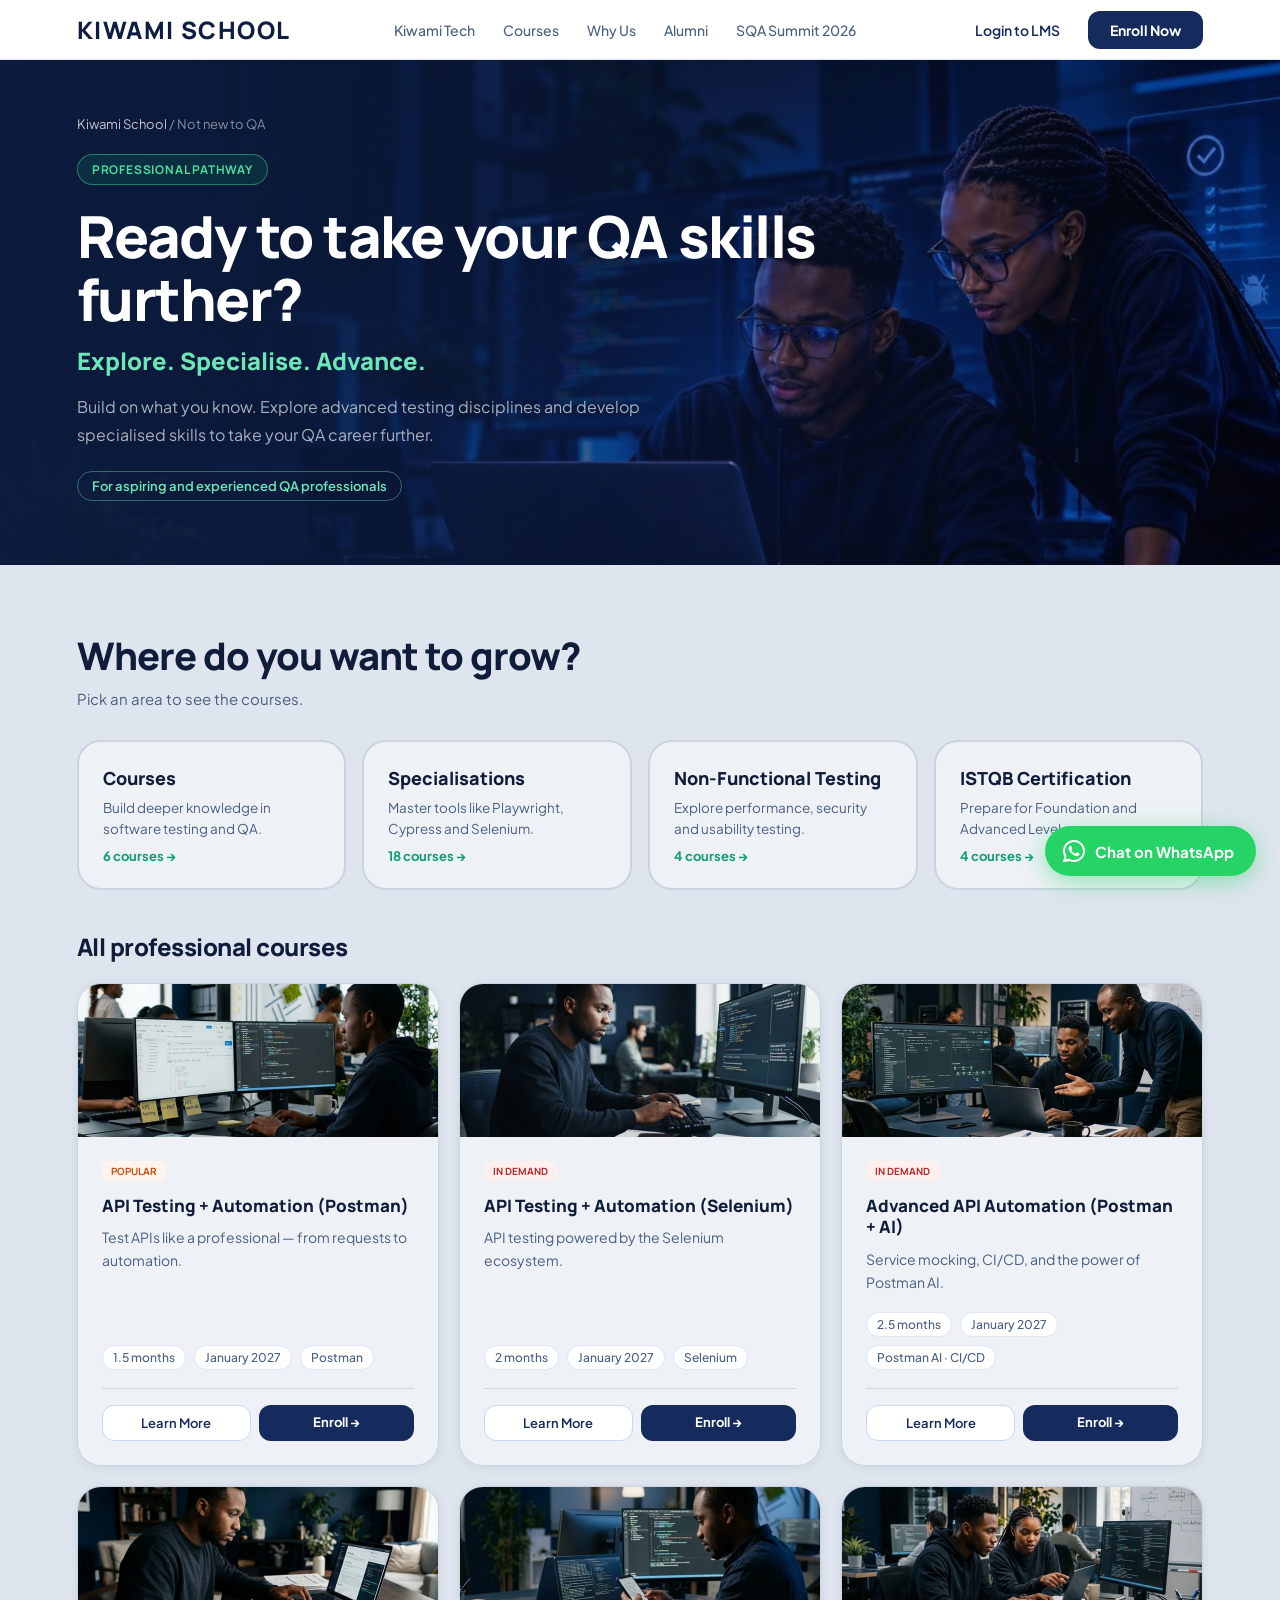
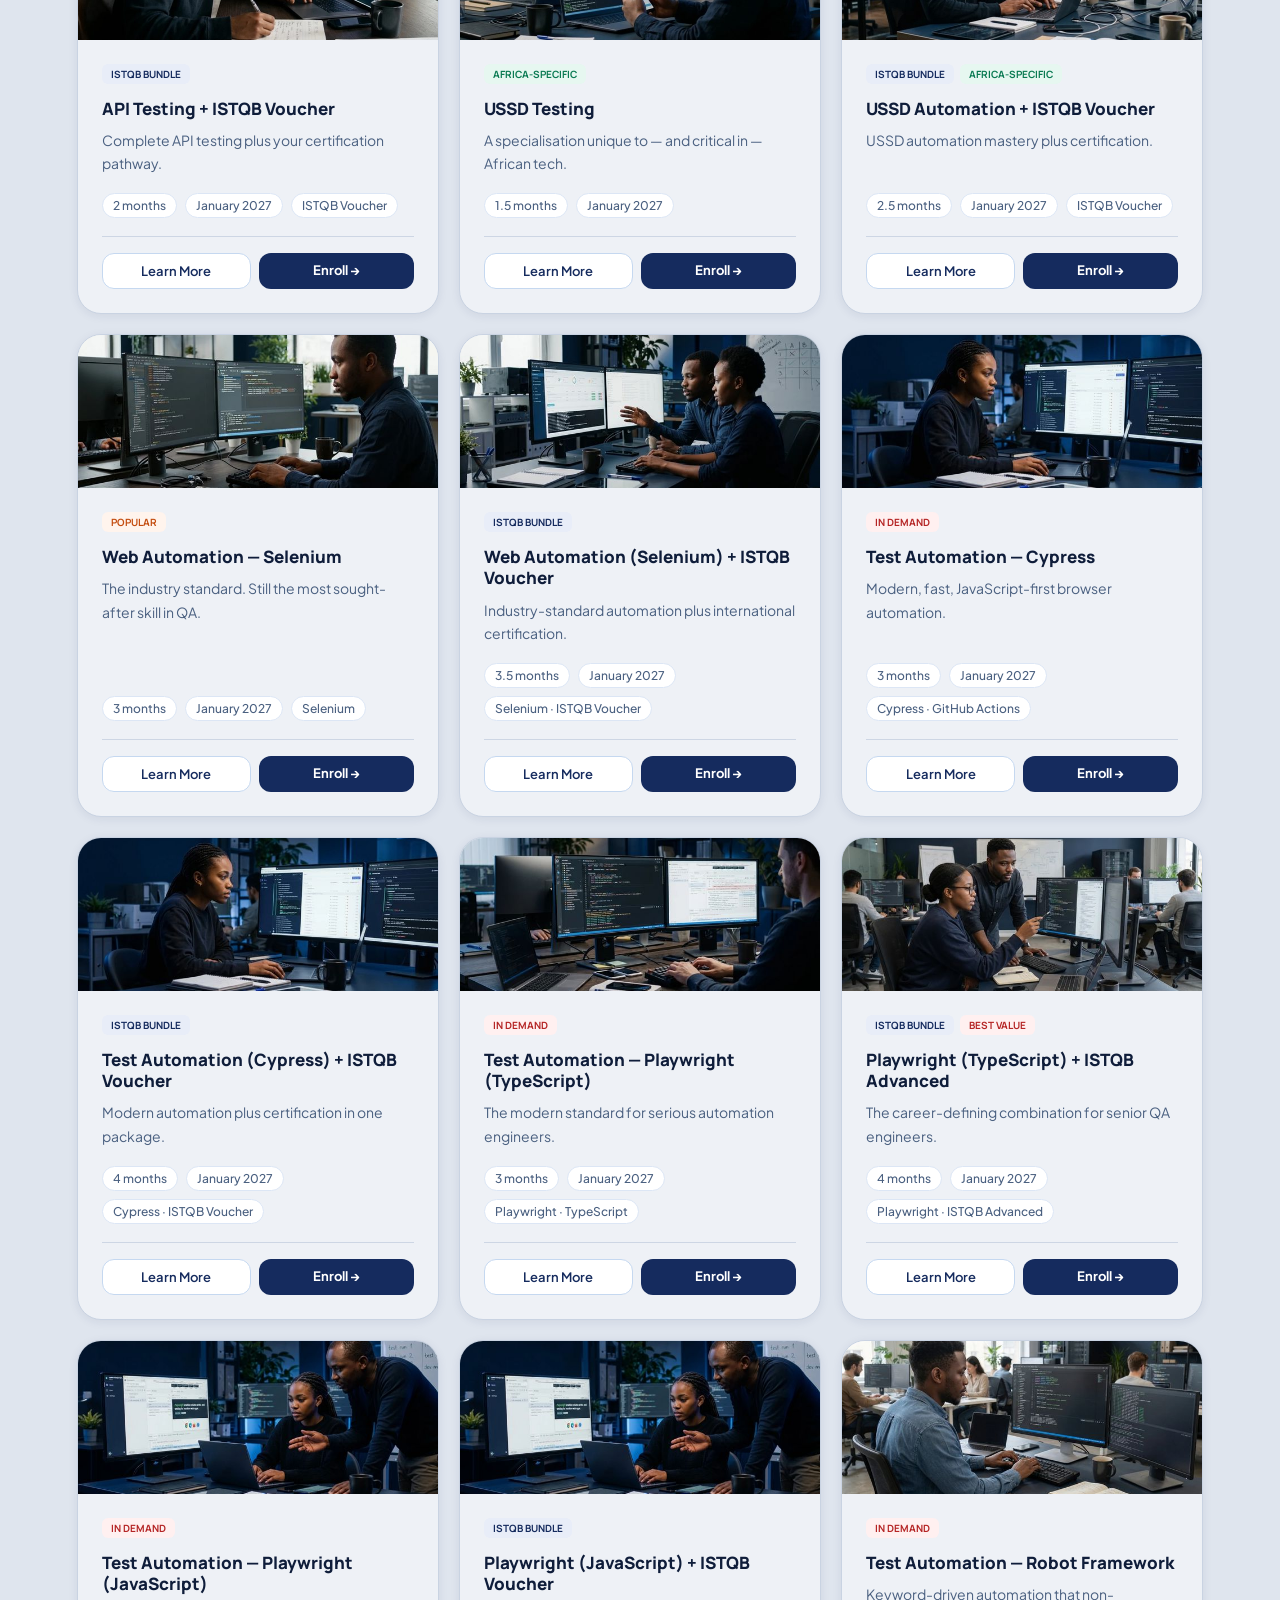
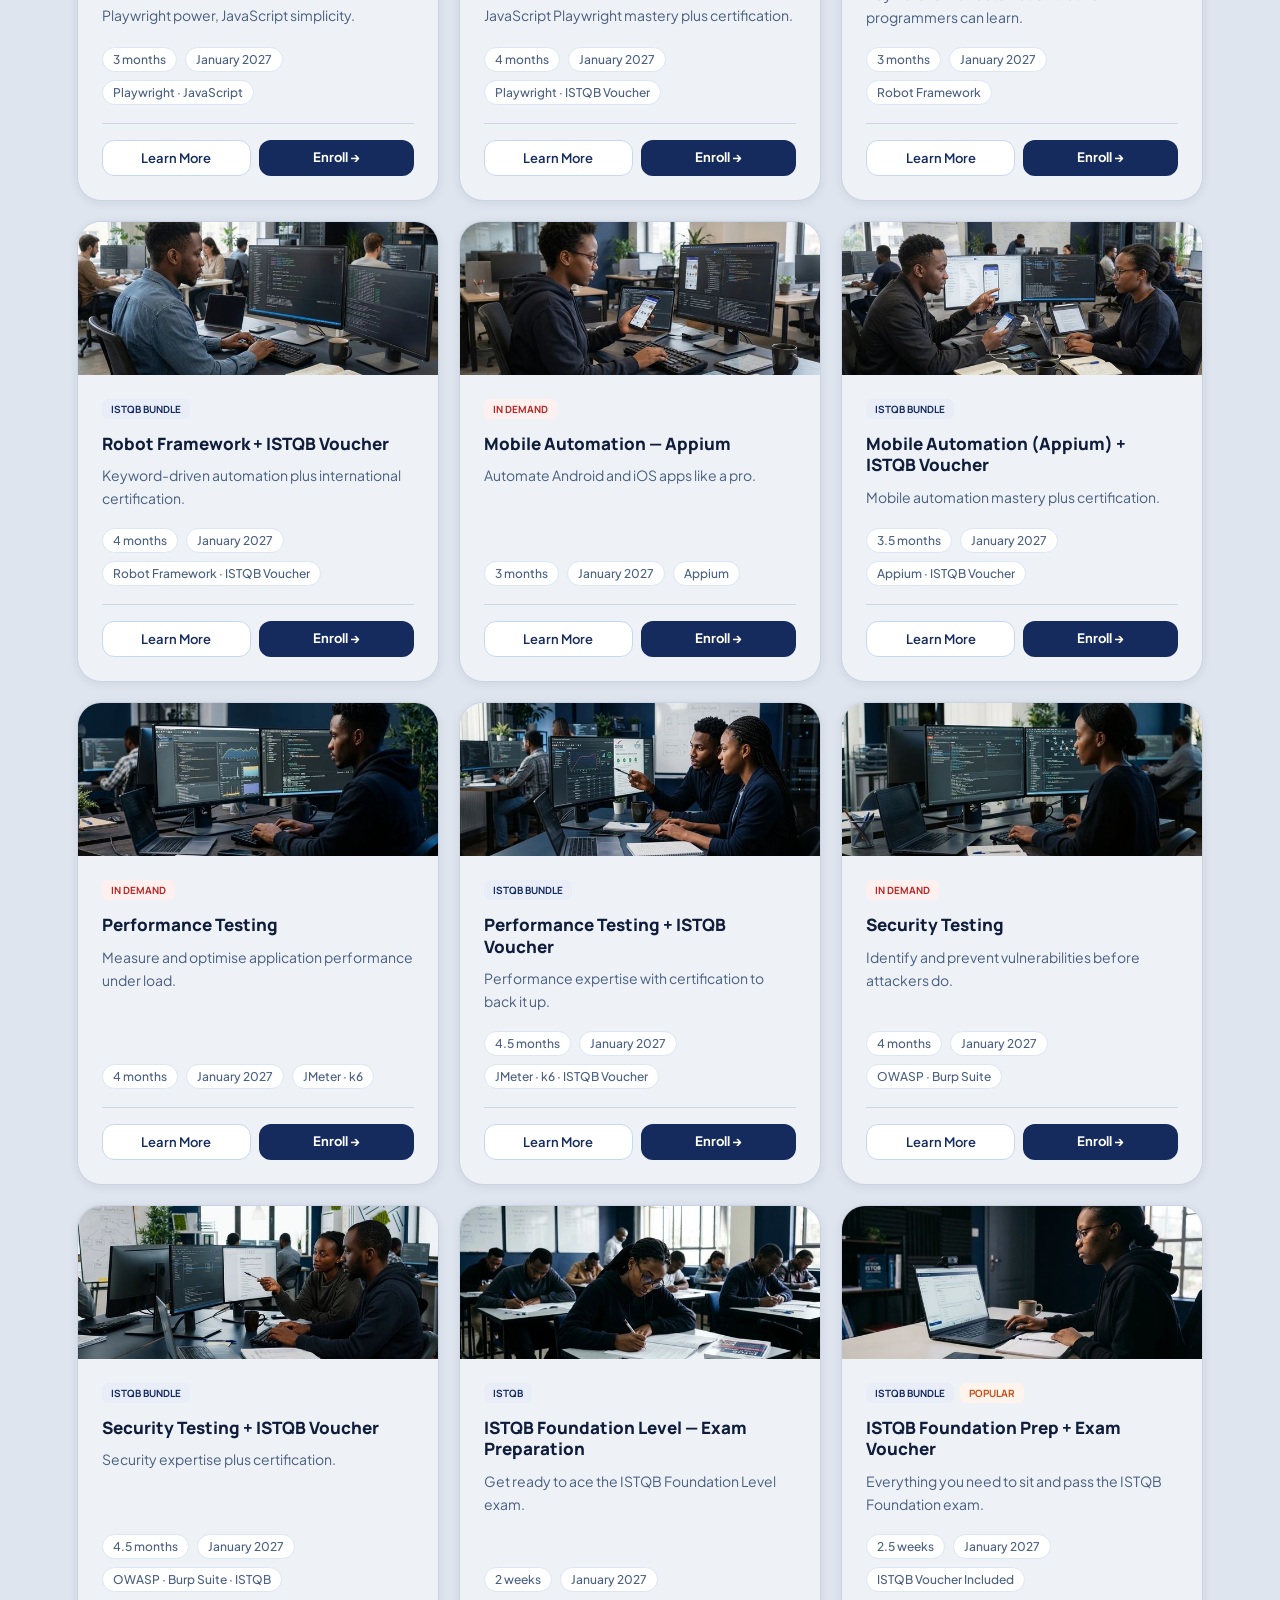
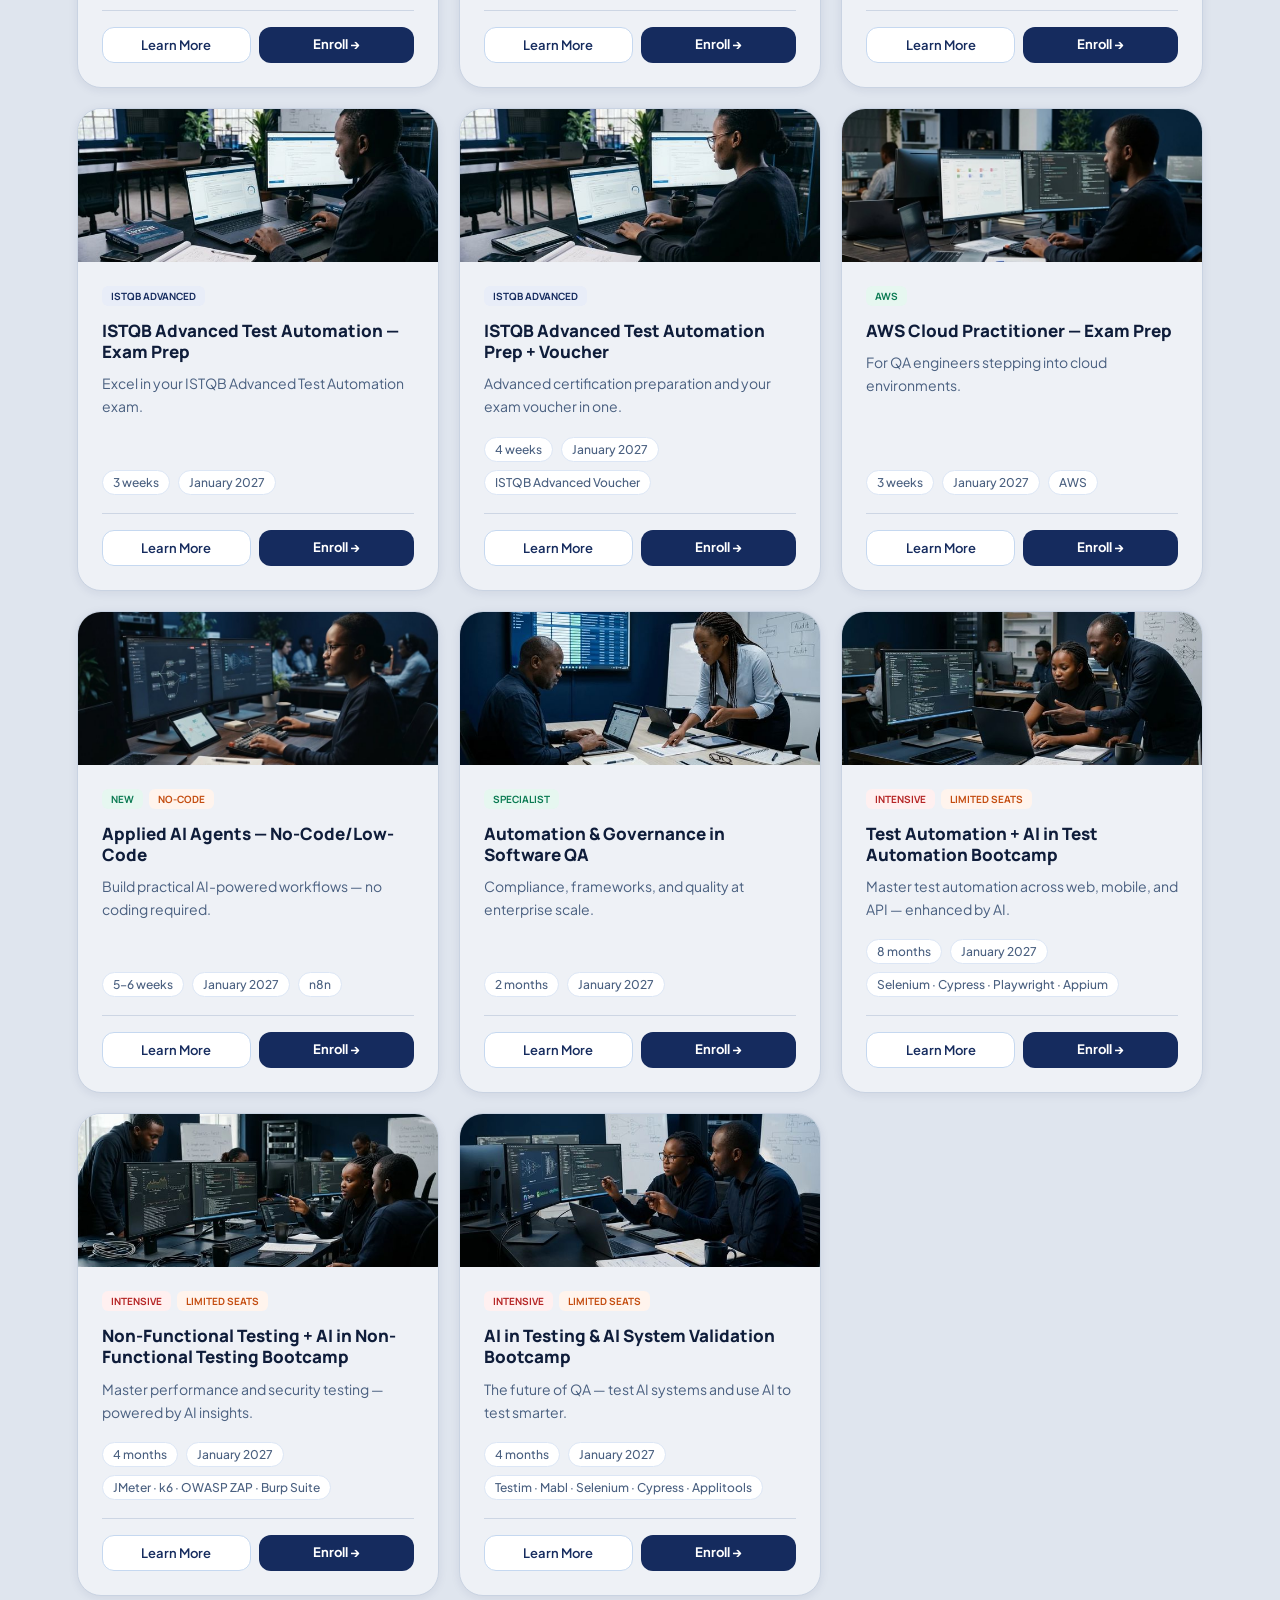
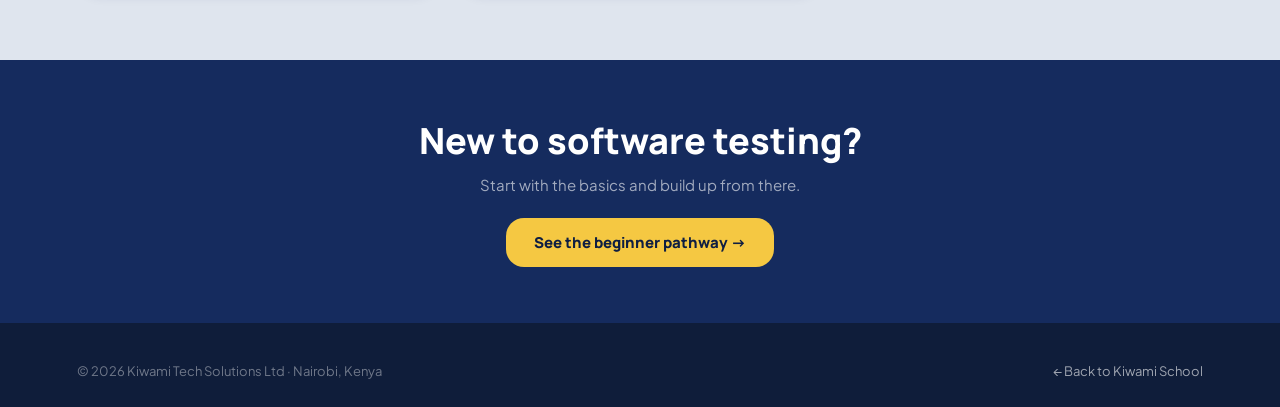
<file: professionals.html>
<!DOCTYPE html>
<html lang="en">
<head>
<meta charset="UTF-8"><meta name="viewport" content="width=device-width, initial-scale=1.0">
<title>Advanced QA Courses in Kenya | Automation, Performance, Security &amp; ISTQB | Kiwami School</title>
<meta name="description" content="Already working in QA? Specialise in test automation, performance and security testing, or earn ISTQB certification with Kiwami School in Kenya.">
<link rel="canonical" href="https://kiwamitech.com/school/professionals.html">
<link rel="icon" type="image/png" href="/favicon-96x96.png" sizes="96x96"><link rel="icon" type="image/svg+xml" href="/favicon.svg">
<link href="https://fonts.googleapis.com/css2?family=Plus+Jakarta+Sans:wght@400;500;600;700;800&family=Manrope:wght@500;700;800;900&display=swap" rel="stylesheet">
<link rel="preload" as="image" href="hero-bg.jpg" fetchpriority="high">
<link rel="preconnect" href="https://fonts.googleapis.com">
<link rel="preconnect" href="https://fonts.gstatic.com" crossorigin>
<style>
*,*::before,*::after{margin:0;padding:0;box-sizing:border-box}
:root{--blue:#152b5e;--blue-dark:#0e1e42;--blue-light:#e8edf8;--blue-mid:#1e3a7a;--sky:#3a6db5;--ink:#0f1d3a;--muted:#4a6080;--muted2:#6b7f99;--surface:#fff;--bg:#f7f9fc;--border:#dce6f5;--border2:#c5d8f0;--green:#0e9f6e;--green-light:#e6f7f0;--accent:#e8622a;--yellow:#f5c842;--font:'Plus Jakarta Sans',sans-serif;--font2:'Manrope',sans-serif;--radius:12px;--radius-lg:18px;--radius-xl:24px}
html{scroll-behavior:smooth}
body{font-family:var(--font);color:var(--ink);background:var(--surface);overflow-x:hidden;-webkit-font-smoothing:antialiased}
a:focus-visible,button:focus-visible{outline:2px solid var(--yellow);outline-offset:3px}

/* nav */
nav{background:var(--surface);position:sticky;top:0;z-index:100;border-bottom:1px solid var(--border);padding:0 6vw;display:flex;align-items:center;justify-content:space-between;height:60px}
.logo{font-family:var(--font2);font-size:17px;font-weight:900;letter-spacing:.04em;color:var(--blue-dark);text-decoration:none}
.nav-links{display:flex;gap:28px;list-style:none}
.nav-links a{color:var(--muted);text-decoration:none;font-size:14px;font-weight:500;transition:color .2s}
.nav-links a:hover{color:var(--blue)}
.nav-right{display:flex;align-items:center;gap:12px}
.btn-ghost{color:var(--blue);font-weight:600;font-size:14px;text-decoration:none;padding:8px 16px;border-radius:var(--radius)}
.btn-ghost:hover{background:var(--blue-light)}
.btn-solid{background:var(--blue);color:#fff;font-weight:700;font-size:14px;text-decoration:none;padding:10px 22px;border-radius:var(--radius);transition:all .2s}
.btn-solid:hover{background:var(--blue-dark)}
.nav-hamburger{display:none;flex-direction:column;gap:5px;background:none;border:none;cursor:pointer;padding:8px}
.nav-hamburger span{display:block;width:22px;height:2px;background:var(--blue);border-radius:2px}
.mobile-menu{display:none;position:fixed;inset:60px 0 0 0;z-index:99;background:var(--surface);padding:20px 6vw;flex-direction:column;overflow-y:auto}
.mobile-menu.open{display:flex}
.mobile-menu a{color:var(--ink);text-decoration:none;font-size:17px;font-weight:600;padding:14px 0;border-bottom:1px solid var(--border)}

/* hero */
.phero{background:var(--blue-dark);padding:56px 6vw 64px;position:relative;overflow:hidden}
.phero::before{content:'';position:absolute;top:-200px;right:-160px;width:620px;height:620px;background:radial-gradient(circle,rgba(58,109,181,.25),transparent 65%);pointer-events:none}
.phero.pro::before{background:radial-gradient(circle,rgba(14,159,110,.2),transparent 65%)}
.phero-in{max-width:1160px;margin:0 auto;position:relative}
.crumb{font-size:13px;color:rgba(255,255,255,.5);margin-bottom:22px}
.crumb a{color:rgba(255,255,255,.75);text-decoration:none}.crumb a:hover{color:#fff}
.ppill{display:inline-block;font-family:var(--font2);font-size:12px;font-weight:700;letter-spacing:.8px;text-transform:uppercase;color:#4ade9a;border:1px solid rgba(74,222,154,.45);background:rgba(14,159,110,.15);border-radius:100px;padding:6px 14px;margin-bottom:20px}
.phero h1{font-family:var(--font2);font-size:clamp(34px,5vw,58px);font-weight:900;line-height:1.08;letter-spacing:-1.5px;color:#fff;margin-bottom:14px;max-width:760px}
.phero .kicker{font-family:var(--font2);font-size:clamp(18px,2.4vw,24px);font-weight:800;color:var(--yellow);margin-bottom:16px}
.phero.pro .kicker{color:#6ee7b7}
.phero p.lead{font-size:16px;color:rgba(255,255,255,.65);line-height:1.75;max-width:580px}
.pnote{display:inline-block;margin-top:22px;font-size:13px;font-weight:600;color:#6ee7b7;border:1px solid rgba(110,231,183,.4);border-radius:100px;padding:6px 14px}

/* sections */
.psec{padding:64px 6vw}
.psec.alt{background:var(--bg)}
.pin{max-width:1160px;margin:0 auto}
.ptitle{font-family:var(--font2);font-size:clamp(24px,3.4vw,38px);font-weight:900;letter-spacing:-1px;margin-bottom:8px}
.psub{font-size:15px;color:var(--muted);margin-bottom:32px}

/* student offer strip */
.offer{background:var(--yellow);color:var(--blue-dark);border-radius:var(--radius-lg);padding:18px 24px;display:flex;align-items:center;justify-content:space-between;gap:16px;flex-wrap:wrap;margin-bottom:32px}
.offer b{font-family:var(--font2);font-weight:800}
.offer a{background:var(--blue-dark);color:#fff;font-weight:700;font-size:14px;padding:10px 20px;border-radius:var(--radius);text-decoration:none}

/* big path cards (beginner page) */
.pgrid{display:grid;grid-template-columns:repeat(3,1fr);gap:22px}
.pc{background:var(--surface);border:1.5px solid var(--border);border-radius:var(--radius-xl);overflow:hidden;display:flex;flex-direction:column;text-decoration:none;color:inherit;transition:all .25s}
.pc:hover{transform:translateY(-6px);box-shadow:0 20px 60px rgba(21,43,94,.12);border-color:var(--border2)}
.pc-img{height:170px;background:linear-gradient(135deg,var(--blue-mid),var(--sky)) center/cover;display:flex;align-items:center;justify-content:center;font-size:64px}
.pc:nth-child(2) .pc-img{background-image:linear-gradient(135deg,#0e6b52,var(--green))}
.pc:nth-child(3) .pc-img{background-image:linear-gradient(135deg,#8a3a12,var(--accent))}
.pc-body{padding:22px;display:flex;flex-direction:column;gap:10px;flex:1}
.lvl{align-self:flex-start;font-family:var(--font2);font-size:11px;font-weight:800;letter-spacing:.8px;text-transform:uppercase;background:var(--blue-light);color:var(--blue);border-radius:6px;padding:4px 10px}
.pc h3{font-family:var(--font2);font-size:19px;font-weight:800;line-height:1.25}
.pc p{font-size:14px;color:var(--muted);line-height:1.65;flex:1}
.pc-meta{display:flex;justify-content:space-between;align-items:center;font-size:13px;color:var(--muted2);padding-top:14px;border-top:1px solid var(--border)}
.pc-meta b{font-family:var(--font2);color:var(--ink);font-size:16px}
.pc-go{color:var(--green);font-weight:700;font-size:14px}

/* tiles (pro page) */
.tiles{display:grid;grid-template-columns:repeat(4,1fr);gap:16px}
.tile{text-align:left;font-family:var(--font);background:var(--surface);border:2px solid var(--border);border-radius:var(--radius-xl);padding:24px;cursor:pointer;transition:all .25s;display:flex;flex-direction:column;gap:8px}
.tile:hover{border-color:var(--green);transform:translateY(-4px)}
.tile.on{border-color:var(--green);background:var(--green-light)}
.tile .ic{font-size:34px}
.tile h3{font-family:var(--font2);font-size:18px;font-weight:800;color:var(--ink)}
.tile p{font-size:13.5px;color:var(--muted);line-height:1.55;flex:1}
.tile .n{font-size:13px;font-weight:700;color:var(--green)}
.lhead{display:flex;align-items:baseline;justify-content:space-between;gap:12px;flex-wrap:wrap;margin:40px 0 20px}
.lhead h2{font-family:var(--font2);font-size:24px;font-weight:900;letter-spacing:-.5px}
.lhead button{font-family:var(--font);font-size:13px;font-weight:700;color:var(--blue);background:none;border:none;cursor:pointer}

/* course cards (same as homepage) */
.course-listing{display:grid;grid-template-columns:repeat(auto-fill,minmax(300px,1fr));gap:20px}
.card{background:var(--surface);border-radius:var(--radius-xl);border:1.5px solid var(--border);padding:24px;transition:all .3s;display:flex;flex-direction:column}
.card:hover{transform:translateY(-6px);box-shadow:0 20px 60px rgba(21,43,94,.1);border-color:var(--border2)}
.card-top{display:flex;justify-content:space-between;align-items:flex-start;margin-bottom:18px}
.card-icon{width:48px;height:48px;border-radius:var(--radius-lg);display:flex;align-items:center;justify-content:center;font-size:22px}
.card-tags{display:flex;gap:6px;flex-wrap:wrap;justify-content:flex-end}
.tag{font-size:10px;font-weight:700;padding:3px 9px;border-radius:6px;font-family:var(--font2)}
.tag-pop{background:#fff4ed;color:#c44d10}.tag-istqb{background:var(--blue-light);color:var(--blue)}.tag-hot{background:#fff0f0;color:#b52525}.tag-new{background:var(--green-light);color:#0a7a52}
.card-title{font-family:var(--font2);font-size:17px;font-weight:800;margin-bottom:10px;line-height:1.25}
.card-desc{font-size:14px;color:var(--muted);line-height:1.65;margin-bottom:18px;flex:1}
.card-pills{display:flex;gap:8px;flex-wrap:wrap;margin-bottom:18px}
.pill{font-size:12px;font-weight:500;color:var(--muted);background:var(--bg);border:1px solid var(--border);border-radius:100px;padding:4px 10px}
.card-bottom{display:flex;align-items:center;justify-content:space-between;padding-top:16px;border-top:1px solid var(--border);flex-wrap:wrap;gap:10px}
.price{font-family:var(--font2);font-size:20px;font-weight:900}
.price-sub{font-size:12px;color:var(--muted2)}
.card-actions{display:flex;gap:8px}
.learn-more{color:var(--blue);font-size:13px;font-weight:600;text-decoration:none;padding:9px 14px;border-radius:var(--radius);border:1.5px solid var(--border2)}
.learn-more:hover{background:var(--blue-light)}
.enroll{background:var(--blue);color:#fff;padding:9px 18px;border-radius:var(--radius);font-size:13px;font-weight:700;text-decoration:none}
.enroll:hover{background:var(--blue-dark)}
.empty-cat{grid-column:1/-1;text-align:center;padding:48px 20px;color:var(--muted2)}

/* crosslink */
.cross{background:var(--blue);padding:56px 6vw;text-align:center}
.cross h2{font-family:var(--font2);font-size:clamp(24px,3.4vw,36px);font-weight:900;color:#fff;margin-bottom:10px}
.cross p{color:rgba(255,255,255,.6);margin-bottom:24px;font-size:15px}
.btn-yellow{display:inline-block;background:var(--yellow);color:var(--blue-dark);font-family:var(--font2);font-weight:800;font-size:15px;padding:14px 28px;border-radius:var(--radius-lg);text-decoration:none}
.btn-yellow:hover{transform:translateY(-2px)}

footer{background:var(--ink);padding:40px 6vw 28px}
.fwrap{max-width:1160px;margin:0 auto;display:flex;justify-content:space-between;flex-wrap:wrap;gap:12px;font-size:13px;color:rgba(255,255,255,.4)}
.fwrap a{color:rgba(255,255,255,.6);text-decoration:none}
.wa-float{position:fixed;bottom:24px;right:24px;z-index:999;display:flex;align-items:center;gap:10px;background:#25D366;color:#fff;font-weight:700;font-size:15px;padding:14px 22px;border-radius:50px;text-decoration:none;box-shadow:0 6px 24px rgba(37,211,102,.45)}

@media(max-width:960px){
  .nav-links,.nav-right{display:none}.nav-hamburger{display:flex}
  .pgrid{grid-template-columns:1fr}
  .tiles{grid-template-columns:1fr 1fr}
}
@media(max-width:640px){
  .phero{padding:40px 5vw 48px}.psec{padding:48px 5vw}
  .tiles{grid-template-columns:1fr}
  .course-listing{grid-template-columns:1fr}
  .card-actions{width:100%}.learn-more,.enroll{flex:1;text-align:center}
  .wa-float{padding:16px;border-radius:50%}.wa-float span{display:none}
}
@media(prefers-reduced-motion:reduce){*{transition:none!important;scroll-behavior:auto!important}}


/* no prices on listing pages: prices only show on the course page */
.card-bottom{justify-content:stretch}
.card-actions{width:100%}
.card-actions .learn-more,.card-actions .enroll{flex:1;text-align:center}
.logo{font-size:24px;letter-spacing:.06em}
@media(max-width:960px){.logo{font-size:19px}}

/* WhatsApp button: same as homepage */
.wa-float{padding:14px 22px 14px 18px;font-family:var(--font);transition:all .25s}
.wa-float:hover{background:#1ebe5d;transform:translateY(-3px);box-shadow:0 10px 32px rgba(37,211,102,.55)}
.wa-float svg{width:22px;height:22px;flex-shrink:0}
@media(max-width:640px){.wa-float{padding:16px;border-radius:50%;bottom:20px;right:20px}.wa-float span{display:none}}
/* thumbnail cards, same look as homepage */
.card{padding:0;overflow:hidden}
.card-thumb{height:153px;display:flex;align-items:center;justify-content:center;font-size:44px;background:var(--blue-light)}
.card-thumb img{width:100%;height:100%;object-fit:cover;display:block}
.card-body{padding:24px;display:flex;flex-direction:column;flex:1}
.card-top{justify-content:flex-start;margin-bottom:14px}
.card-tags{justify-content:flex-start}

/* hero photo */
.phero{
  background:
    linear-gradient(90deg, rgba(14,30,66,.88) 0%, rgba(14,30,66,.55) 48%, rgba(14,30,66,.12) 100%),
    url('images/hero-pathways.jpg') right 30% / cover no-repeat,
    var(--blue-dark);
}
.phero::before{display:none}
@media(max-width:960px){
  .phero{
    background:
      linear-gradient(rgba(14,30,66,.78), rgba(14,30,66,.78)),
      url('images/hero-pathways.jpg') 72% 30% / cover no-repeat,
      var(--blue-dark);
  }
}
/* Greyer pathway cards and section background (both pages) */
.psec,.psec.alt{background:#dfe5ee}

/* Beginner page cards */
.pc{background:#eef1f6;border-color:#c9d3e2;box-shadow:0 2px 10px rgba(21,43,94,.08)}
.pc:hover{background:#f3f5f9;border-color:#aebbd0;box-shadow:0 18px 50px rgba(21,43,94,.14)}
.pc-meta{border-top-color:#cdd6e4}
.lvl{background:#fff}
.pc-go{color:#0a7a52}
.tile{background:#eef1f6;border-color:#c9d3e2}
.tile.on{background:var(--green-light)}
.card-thumb--plain{background:linear-gradient(135deg,#0e1e42,#1e3a7a);align-items:flex-end;justify-content:flex-start;padding:14px 18px}
.card-thumb--plain .ct-track{font:800 11px/1 var(--font2);letter-spacing:1.5px;text-transform:uppercase;color:var(--yellow)}

/* Professional page cards: same grey as the beginner cards */
.course-listing .card{background:#eef1f6;border-color:#c9d3e2;box-shadow:0 2px 10px rgba(21,43,94,.08)}
.course-listing .card:hover{background:#f3f5f9;border-color:#aebbd0;box-shadow:0 18px 50px rgba(21,43,94,.14)}
.course-listing .card-bottom{border-top-color:#cdd6e4}
.course-listing .card .pill,.course-listing .card .learn-more{background:#fff}
</style>
</head>
<body>
<nav>
  <a href="index.html" class="logo">KIWAMI SCHOOL</a>
  <ul class="nav-links">
    <li><a href="https://kiwamitech.com" target="_blank">Kiwami Tech</a></li>
    <li><a href="index.html#courses">Courses</a></li>
    <li><a href="index.html#why">Why Us</a></li>
    <li><a href="index.html#testimonials">Alumni</a></li>
    <li><a href="https://kiwamitech.com/sqasummit2026/" target="_blank">SQA Summit 2026</a></li>
  </ul>
  <div class="nav-right"><a href="https://learning.kiwamitech.com/" class="btn-ghost" target="_blank">Login to LMS</a><a href="contact.html" class="btn-solid">Enroll Now</a></div>
  <button class="nav-hamburger" id="hamburger" aria-label="Open menu"><span></span><span></span><span></span></button>
</nav>
<div class="mobile-menu" id="mobileMenu">
  <a href="index.html">Home</a><a href="index.html#courses">All courses</a><a href="beginners.html">New to QA?</a><a href="https://learning.kiwamitech.com/" target="_blank">Login to LMS</a><a href="contact.html">Enroll Now</a>
</div>

<header class="phero pro">
  <div class="phero-in">
    <div class="crumb"><a href="index.html">Kiwami School</a> / Not new to QA</div>
    <span class="ppill">Professional pathway</span>
    <h1>Ready to take your QA skills further?</h1>
    <div class="kicker">Explore. Specialise. Advance.</div>
    <p class="lead">Build on what you know. Explore advanced testing disciplines and develop specialised skills to take your QA career further.</p>
    <span class="pnote">For aspiring and experienced QA professionals</span>
  </div>
</header>

<section class="psec alt">
  <div class="pin">
    <h2 class="ptitle">Where do you want to grow?</h2>
    <p class="psub">Pick an area to see the courses.</p>
    <div class="tiles" id="tiles"></div>
    <div class="lhead"><h2 id="lt">All professional courses</h2><button id="showAll" hidden>Show all courses</button></div>
    <div class="course-listing" id="list"></div>
  </div>
</section>

<section class="cross">
  <h2>New to software testing?</h2>
  <p>Start with the basics and build up from there.</p>
  <a class="btn-yellow" href="beginners.html">See the beginner pathway →</a>
</section>

<footer><div class="fwrap"><span>© 2026 Kiwami Tech Solutions Ltd · Nairobi, Kenya</span><a href="index.html">← Back to Kiwami School</a></div></footer>
<a href="https://wa.me/254110436849" class="wa-float" target="_blank" rel="noopener">
  <svg viewBox="0 0 24 24" fill="currentColor"><path d="M17.472 14.382c-.297-.149-1.758-.867-2.03-.967-.273-.099-.471-.148-.67.15-.197.297-.767.966-.94 1.164-.173.199-.347.223-.644.075-.297-.15-1.255-.463-2.39-1.475-.883-.788-1.48-1.761-1.653-2.059-.173-.297-.018-.458.13-.606.134-.133.298-.347.446-.52.149-.174.198-.298.298-.497.099-.198.05-.371-.025-.52-.075-.149-.669-1.612-.916-2.207-.242-.579-.487-.5-.669-.51-.173-.008-.371-.01-.57-.01-.198 0-.52.074-.792.372-.272.297-1.04 1.016-1.04 2.479 0 1.462 1.065 2.875 1.213 3.074.149.198 2.096 3.2 5.077 4.487.709.306 1.262.489 1.694.625.712.227 1.36.195 1.871.118.571-.085 1.758-.719 2.006-1.413.248-.694.248-1.289.173-1.413-.074-.124-.272-.198-.57-.347z"/><path d="M12 0C5.373 0 0 5.373 0 12c0 2.123.554 4.116 1.523 5.847L.057 23.882a.5.5 0 0 0 .606.663l6.266-1.643A11.94 11.94 0 0 0 12 24c6.627 0 12-5.373 12-12S18.627 0 12 0zm0 21.818a9.808 9.808 0 0 1-5.032-1.389l-.36-.214-3.733.979.995-3.636-.234-.374A9.808 9.808 0 0 1 2.182 12C2.182 6.57 6.57 2.182 12 2.182S21.818 6.57 21.818 12 17.43 21.818 12 21.818z"/></svg>
  <span>Chat on WhatsApp</span>
</a>

<script src="courses-data.js"></script>
<script>
// shared helpers for beginners.html and professionals.html
const ALL = (typeof COURSES !== 'undefined') ? COURSES : {};
const hb = document.getElementById('hamburger'), mm = document.getElementById('mobileMenu');
hb.addEventListener('click', () => mm.classList.toggle('open'));

function cardHTML(c){
  const tags = (c.tags||[]).map(t=>`<span class="tag ${t.cls}">${t.label}</span>`).join('');
  const tool = c.tool ? `<span class="pill">🛠 ${c.tool}</span>` : '';
  const thumb = c.thumb
      ? `<div class="card-thumb"><img src="${c.thumb}" alt="" loading="lazy" decoding="async" width="640" height="357"></div>`
      : `<div class="card-thumb card-thumb--plain"><span class="ct-track">${c.track}</span></div>`;
  return `<div class="card">
    ${thumb}
    <div class="card-body">
      <div class="card-top"><div class="card-tags">${tags}</div></div>
      <div class="card-title">${c.title}</div>
      <div class="card-desc">${c.tagline||''}</div>
      <div class="card-pills"><span class="pill">⏱ ${c.duration||''}</span><span class="pill">📅 ${cohortLabel(c)}</span>${tool}</div>
      <div class="card-bottom"><div class="card-actions">
        <a href="course.html?id=${c.id}" class="learn-more">Learn More</a>
        <a href="contact.html?course=${c.id}" class="enroll">Enroll →</a>
      </div></div>
    </div>
  </div>`;
}

</script>
<script>
// "cats" are the category keys used in courses-data.js. Change them here to regroup courses.
const GROUPS = {
  courses:{ic:'📘', t:'Courses', d:'Build deeper knowledge in software testing and QA.', cats:['intermediate']},
  spec:{ic:'🎯', t:'Specialisations', d:'Master tools like Playwright, Cypress and Selenium.', cats:['automation','specialist','bootcamps']},
  nft:{ic:'⚡', t:'Non-Functional Testing', d:'Explore performance, security and usability testing.', cats:['performance','security']},
  istqb:{ic:'🏆', t:'ISTQB Certification', d:'Prepare for Foundation and Advanced Level exams.', cats:['istqb']}
};
// Beginner-only courses live on the beginner page, so keep them out of here.
const isPro = c => { const k = c.categories || []; return k.includes('intermediate') || !k.includes('beginner'); };
const inGroup = (c, g) => isPro(c) && (c.categories || []).some(x => GROUPS[g].cats.includes(x));
const pool = Object.values(ALL);
let active = null;

function draw(){
  const list = active ? pool.filter(c => inGroup(c, active)) : pool.filter(c => Object.keys(GROUPS).some(g => inGroup(c, g)));
  document.getElementById('lt').textContent = active ? GROUPS[active].t : 'All professional courses';
  document.getElementById('showAll').hidden = !active;
  document.getElementById('list').innerHTML = list.length ? list.map(cardHTML).join('') : '<div class="empty-cat">No courses here yet. Check back soon!</div>';
  document.querySelectorAll('.tile').forEach(t => t.classList.toggle('on', t.dataset.g === active));
}
document.getElementById('tiles').innerHTML = Object.entries(GROUPS).map(([k, g]) =>
  `<button class="tile" data-g="${k}"><span class="ic">${g.ic}</span><h3>${g.t}</h3><p>${g.d}</p><span class="n">${pool.filter(c => inGroup(c, k)).length} courses →</span></button>`).join('');
document.getElementById('tiles').addEventListener('click', e => {
  const t = e.target.closest('.tile'); if (!t) return;
  active = active === t.dataset.g ? null : t.dataset.g; draw();
  document.getElementById('lt').scrollIntoView({behavior:'smooth', block:'start'});
});
document.getElementById('showAll').addEventListener('click', () => { active = null; draw(); });
draw();
</script>
<script src="no-emoji.js"></script>
</body>
</html>
</file>
